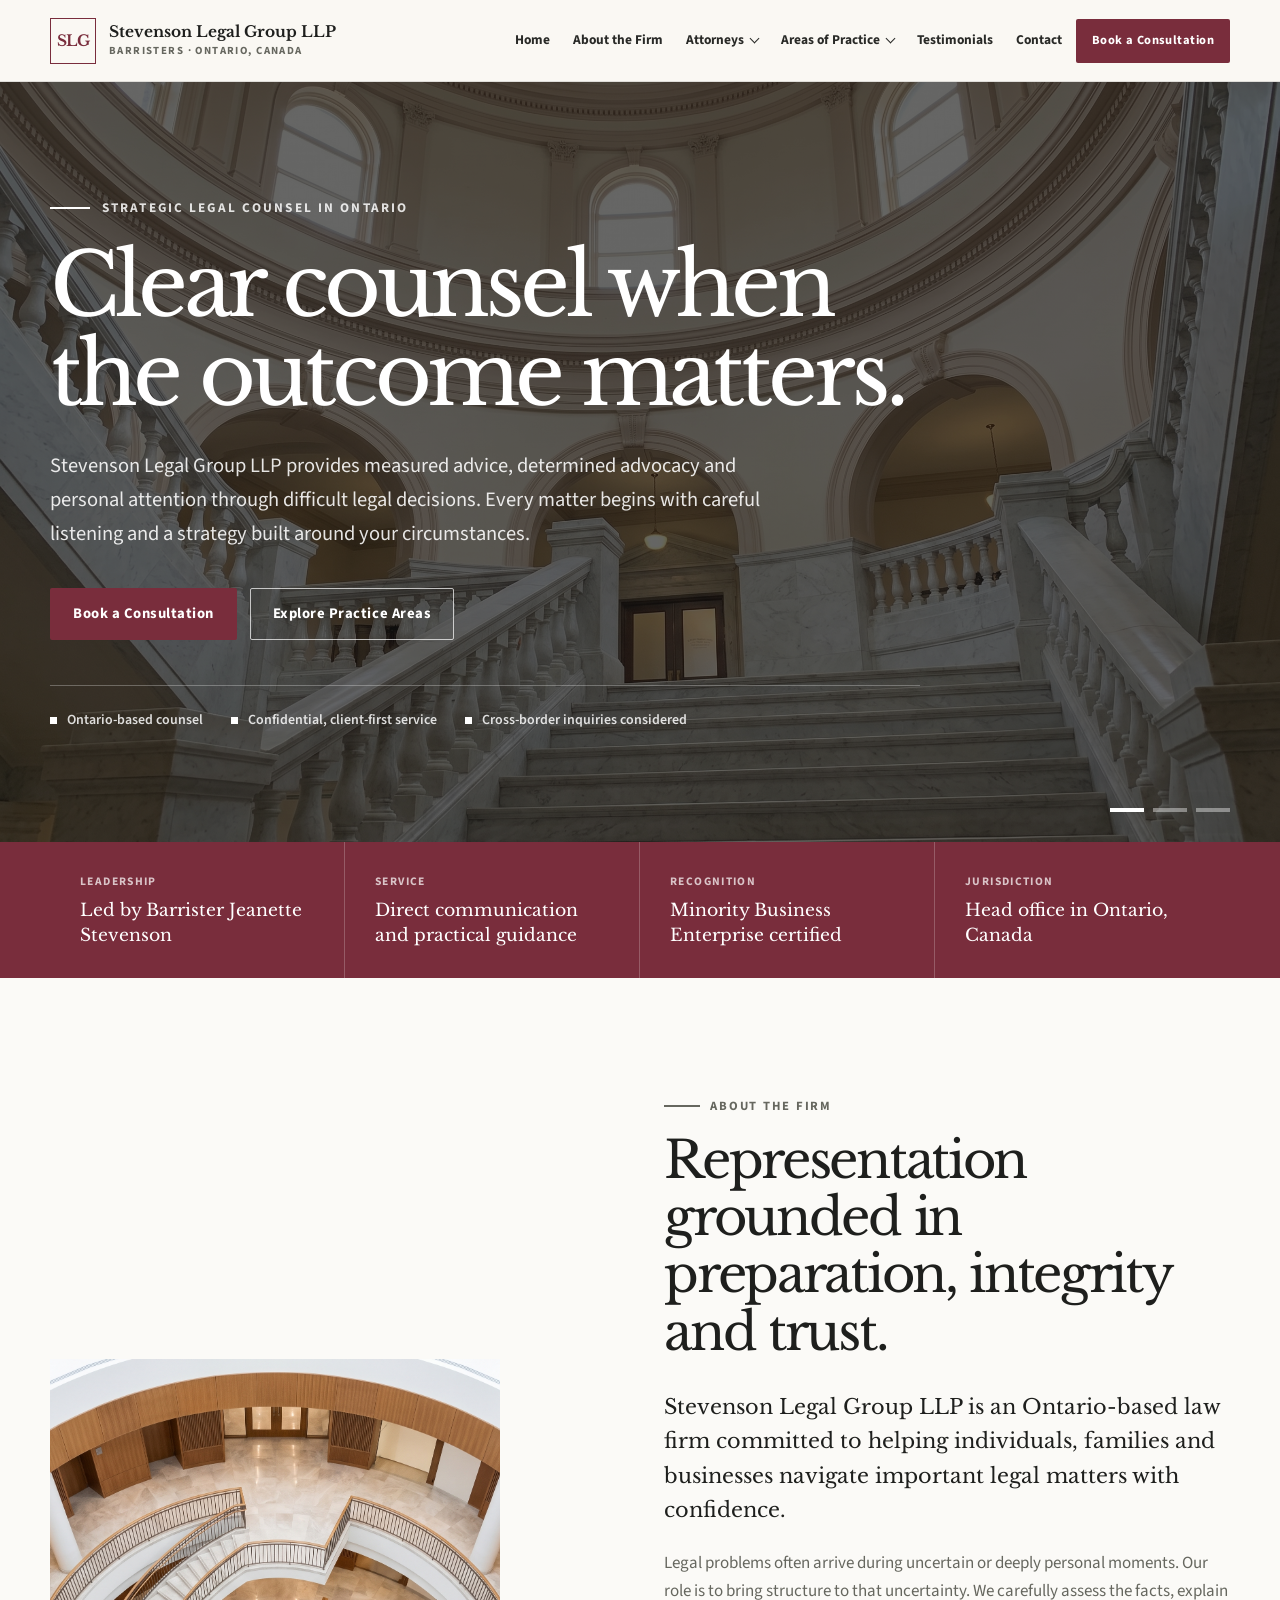
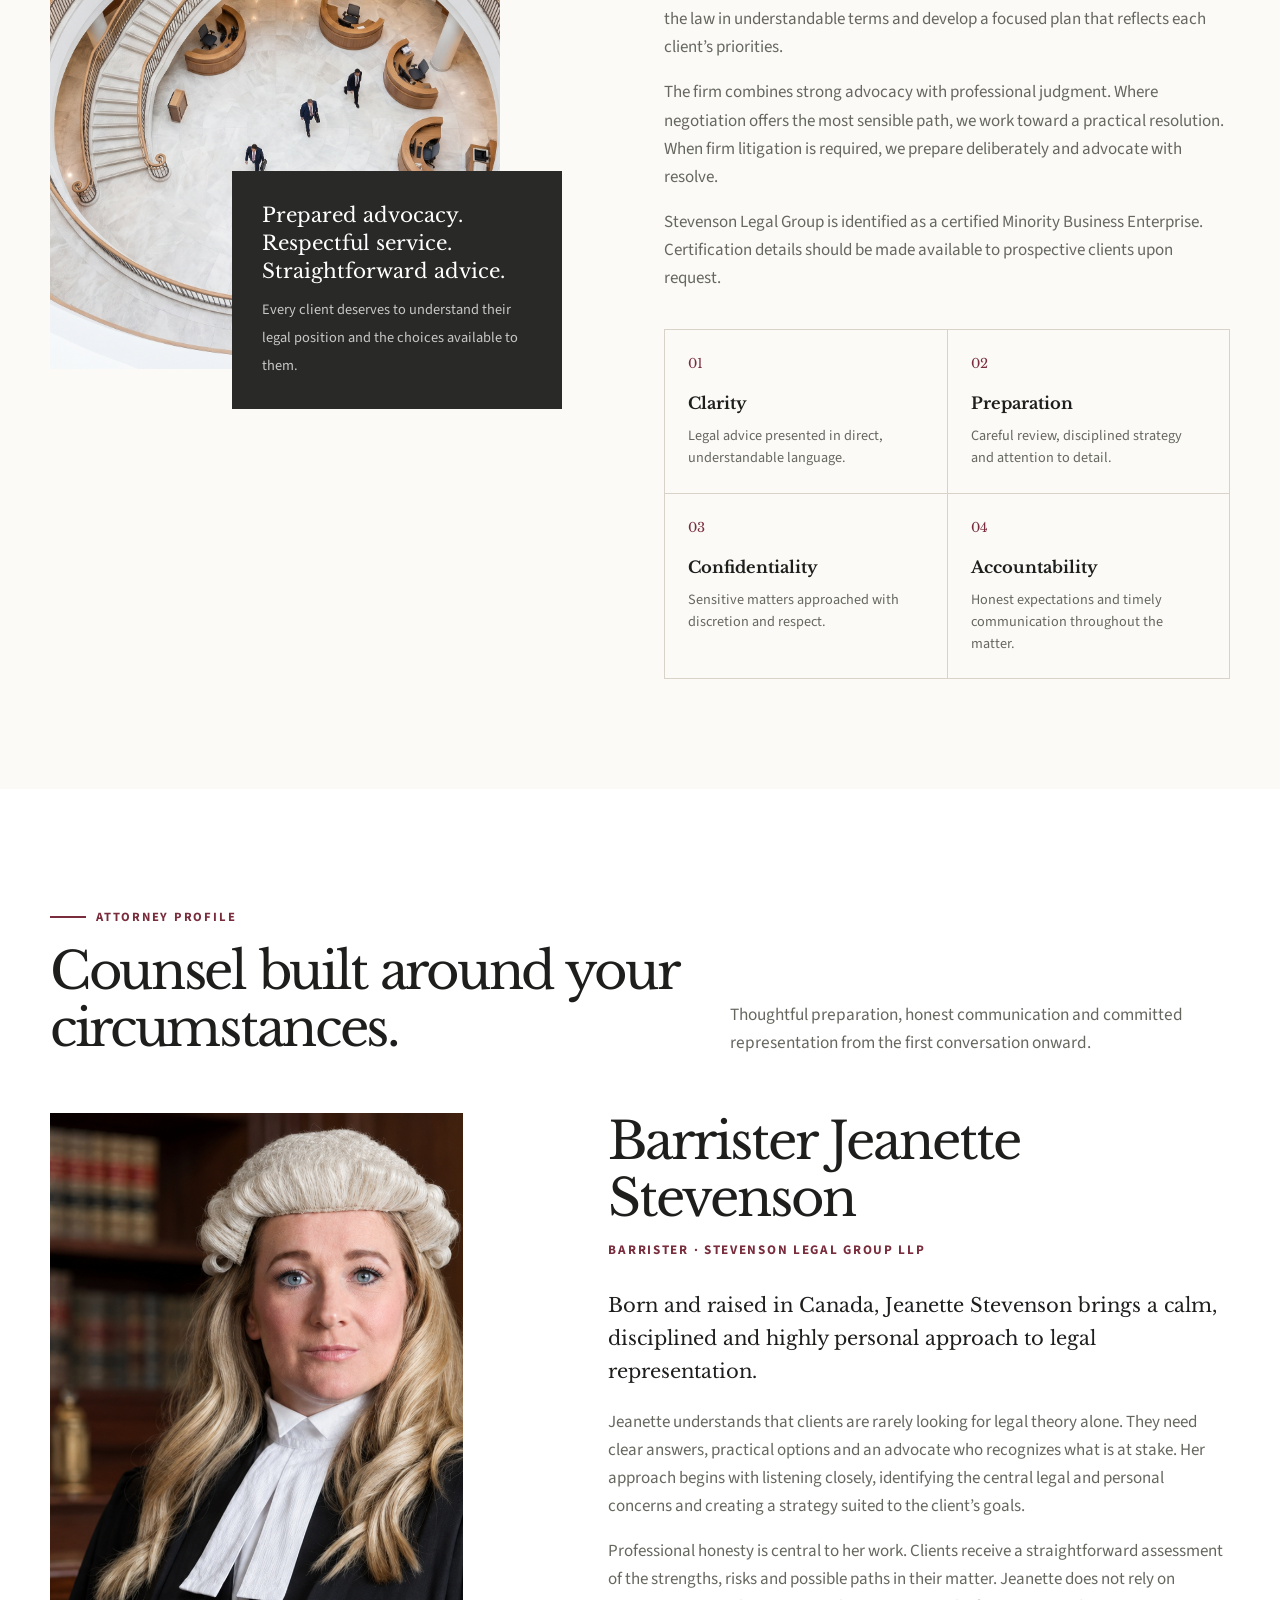
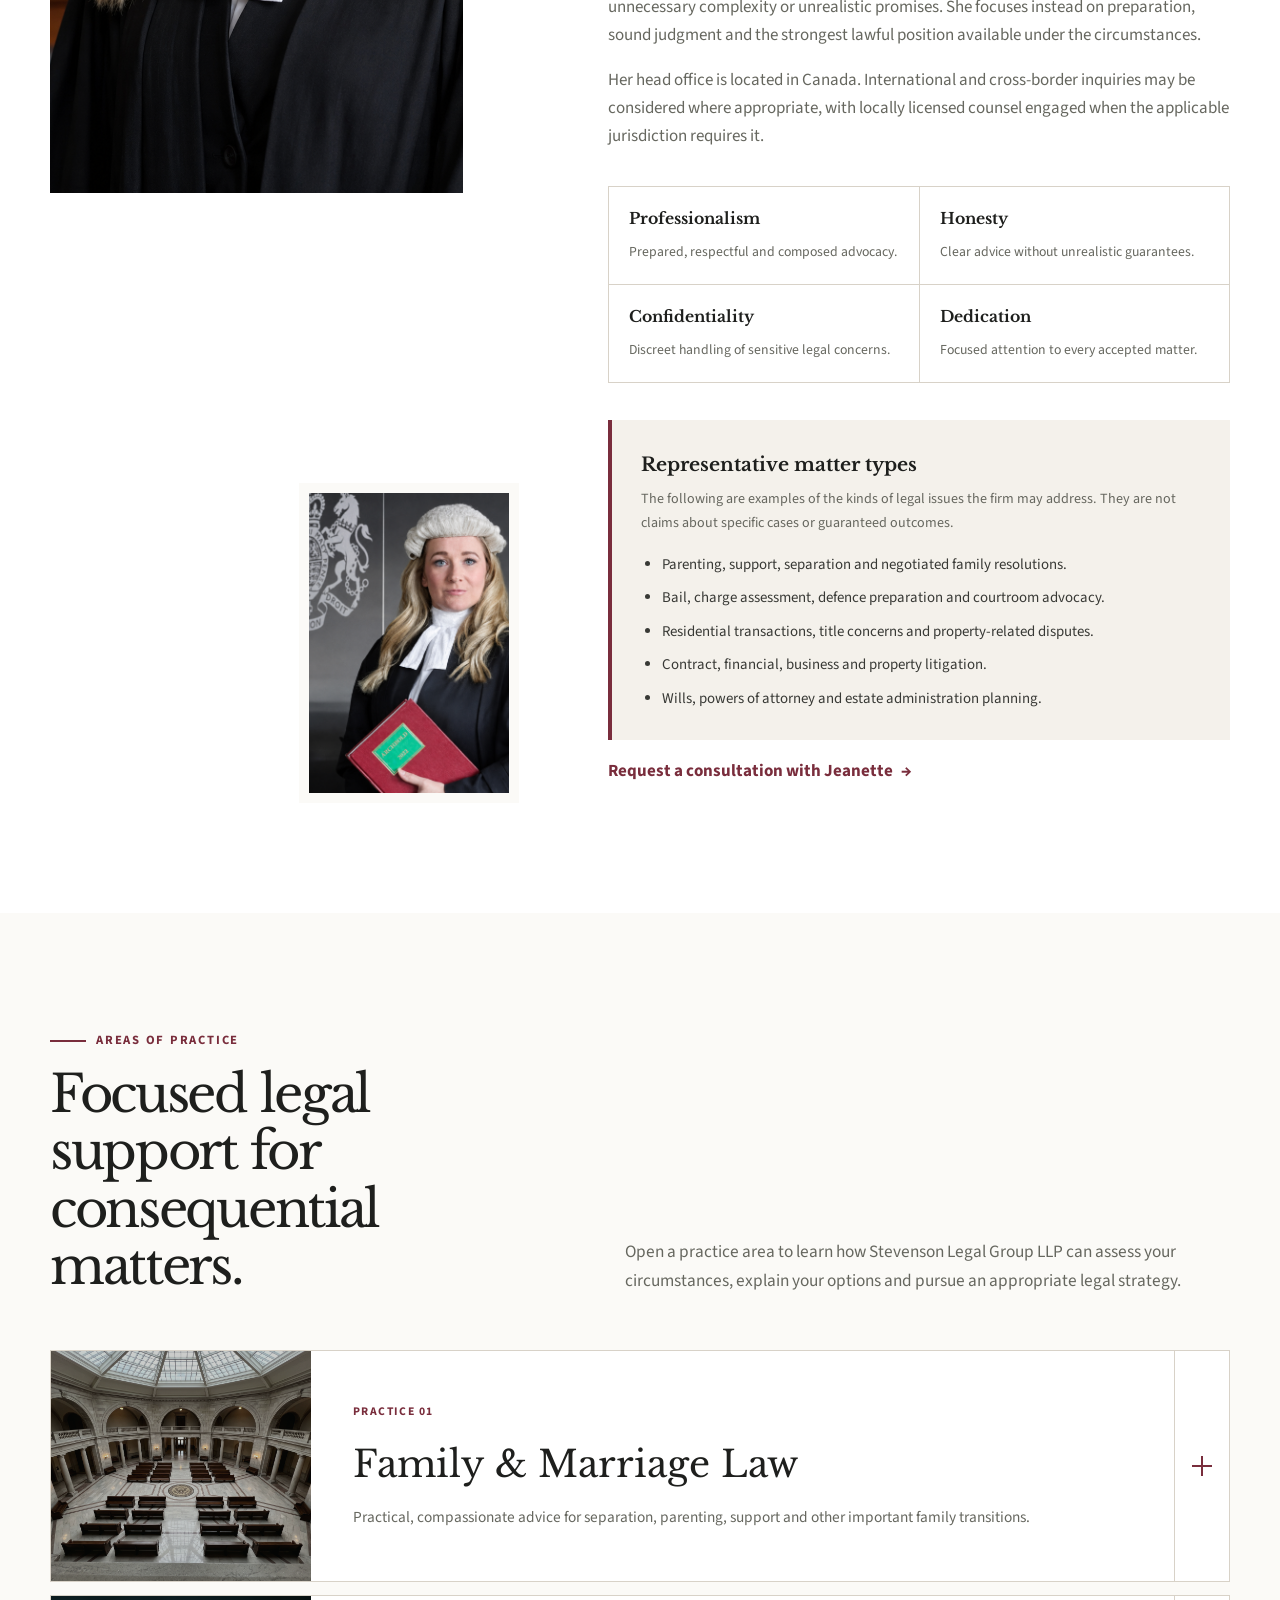
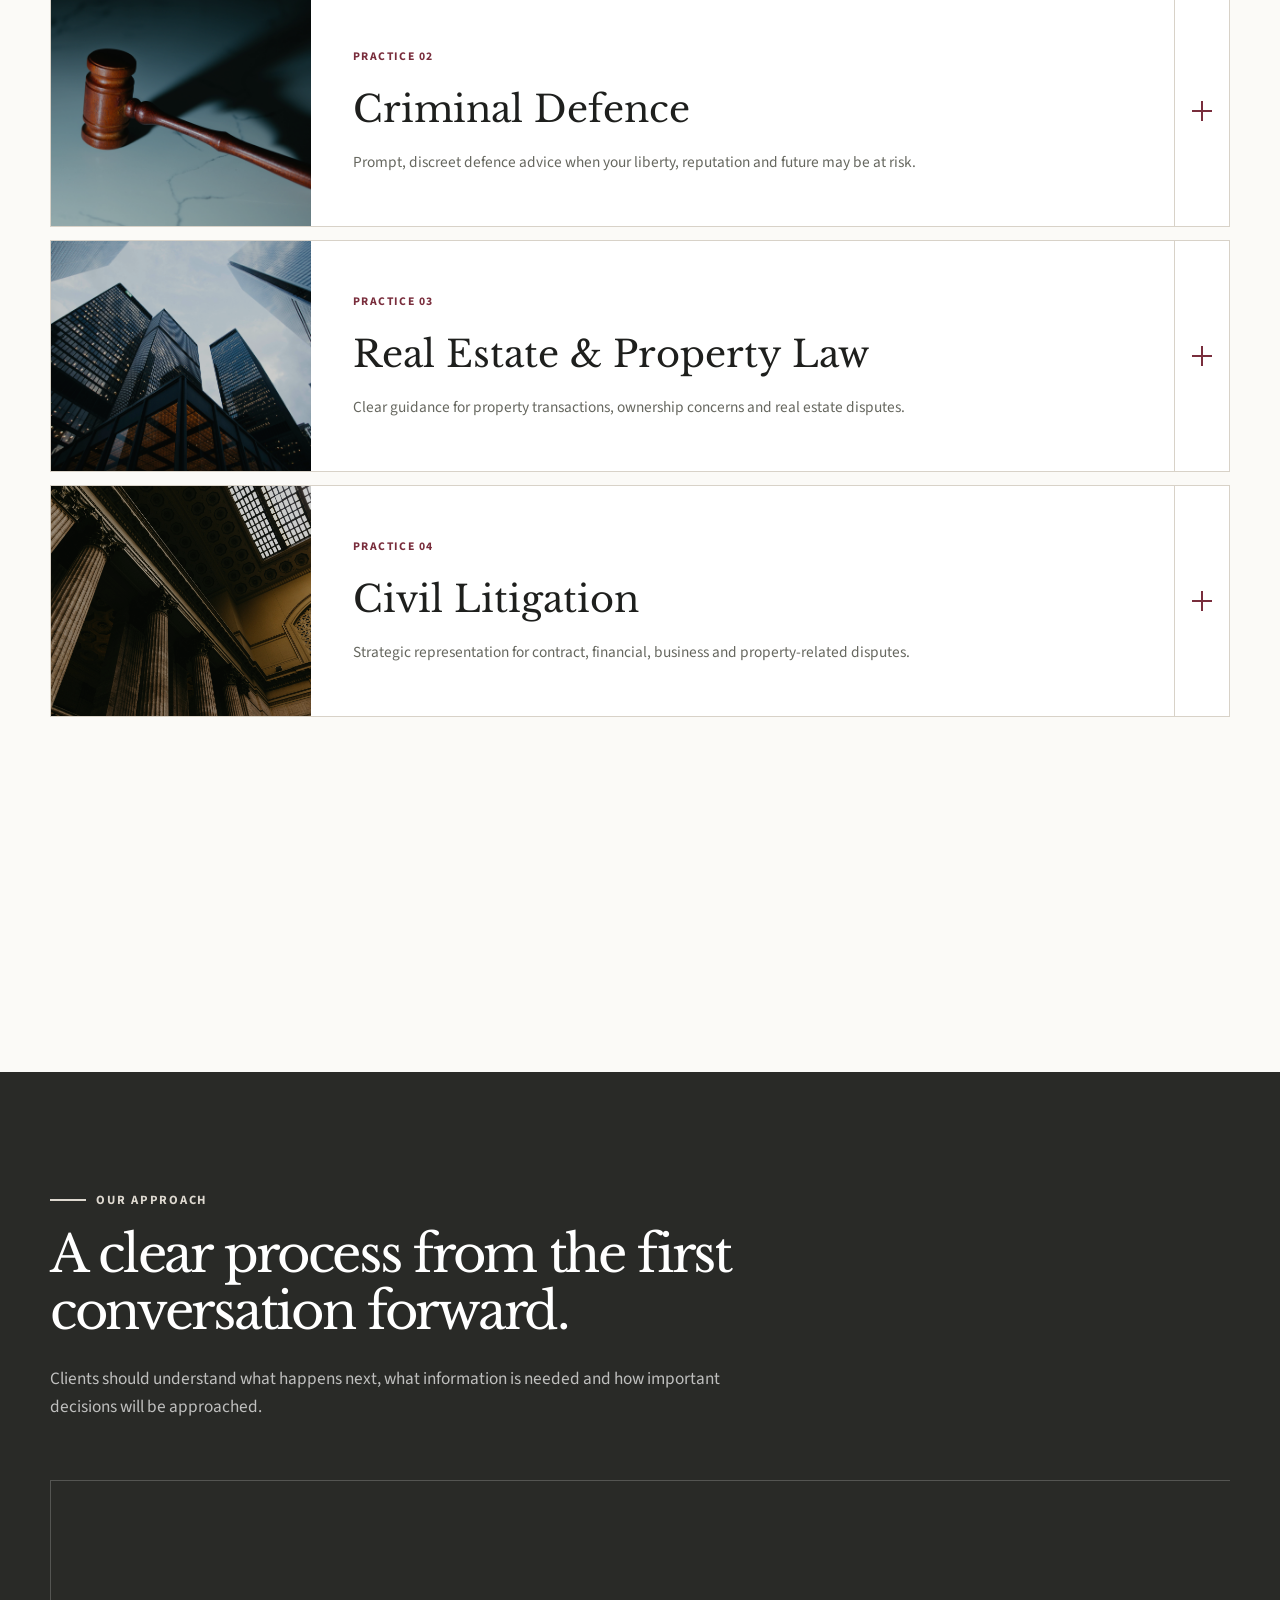
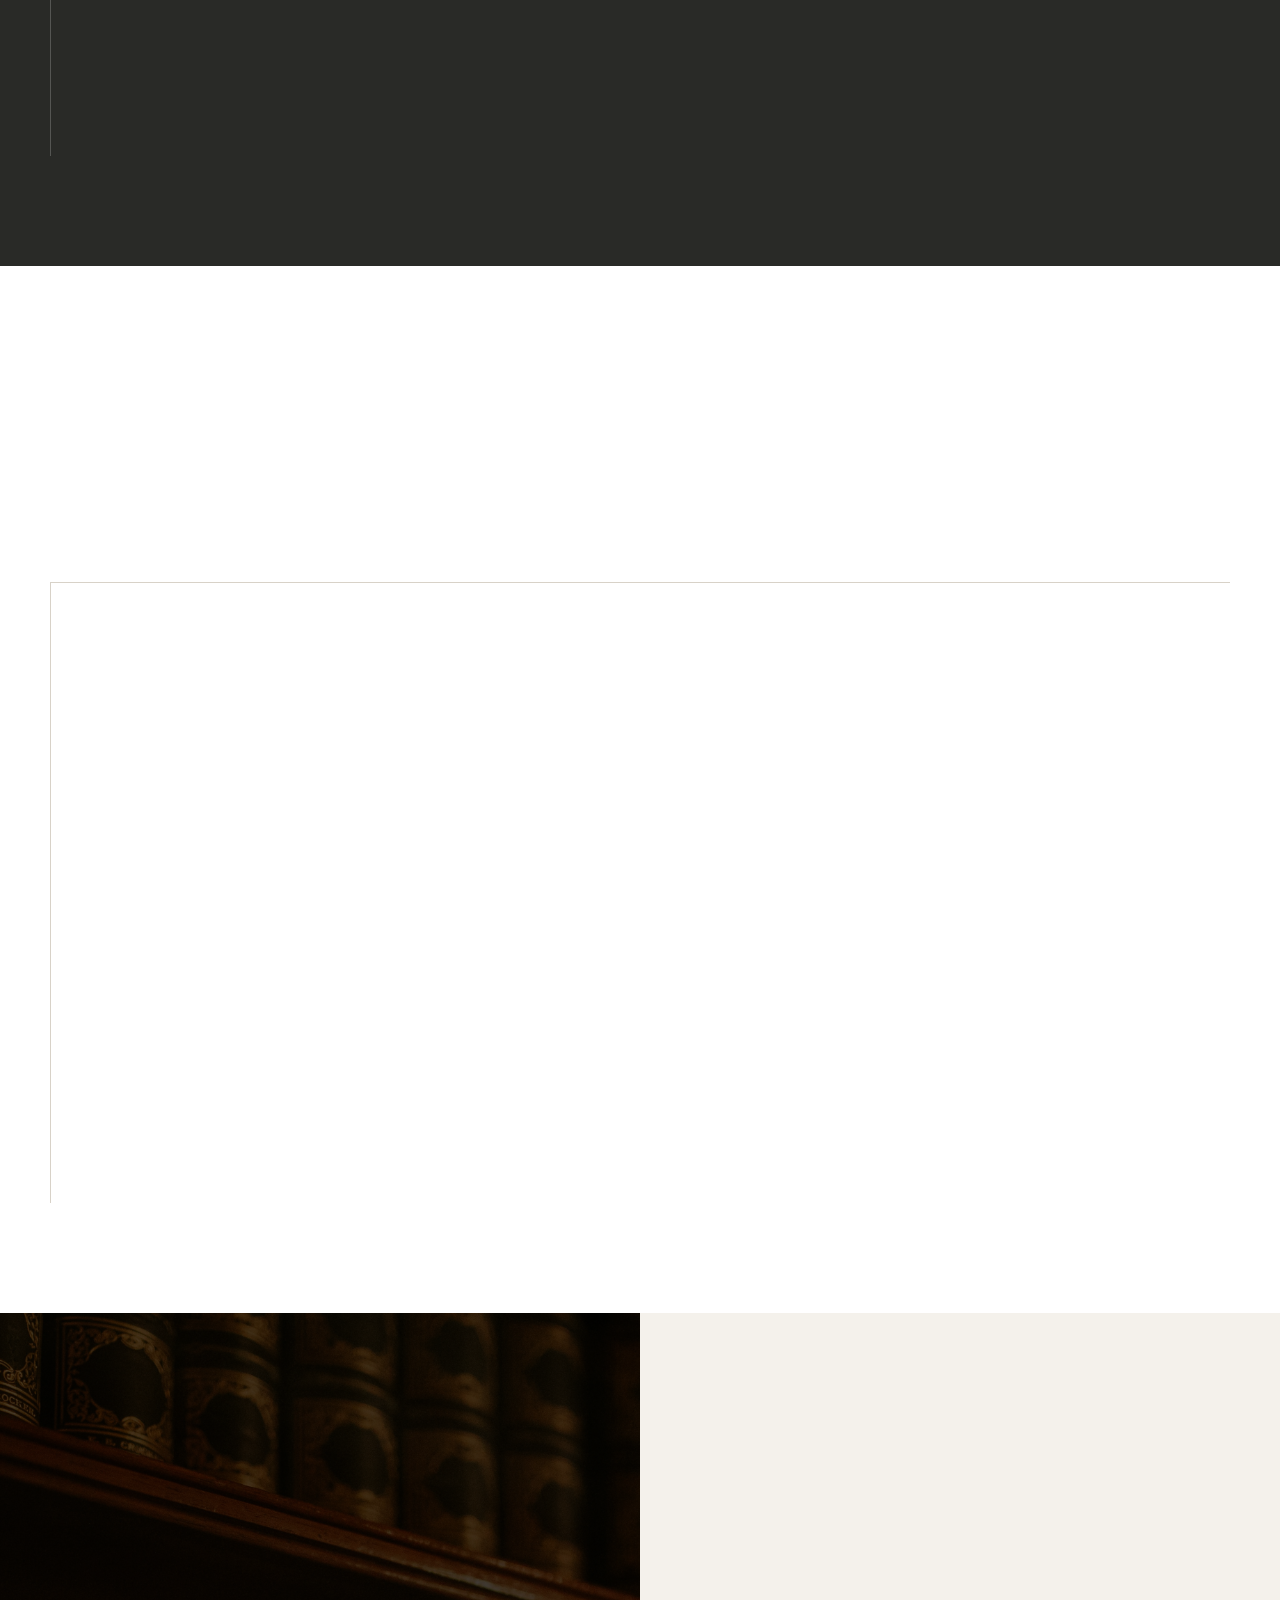
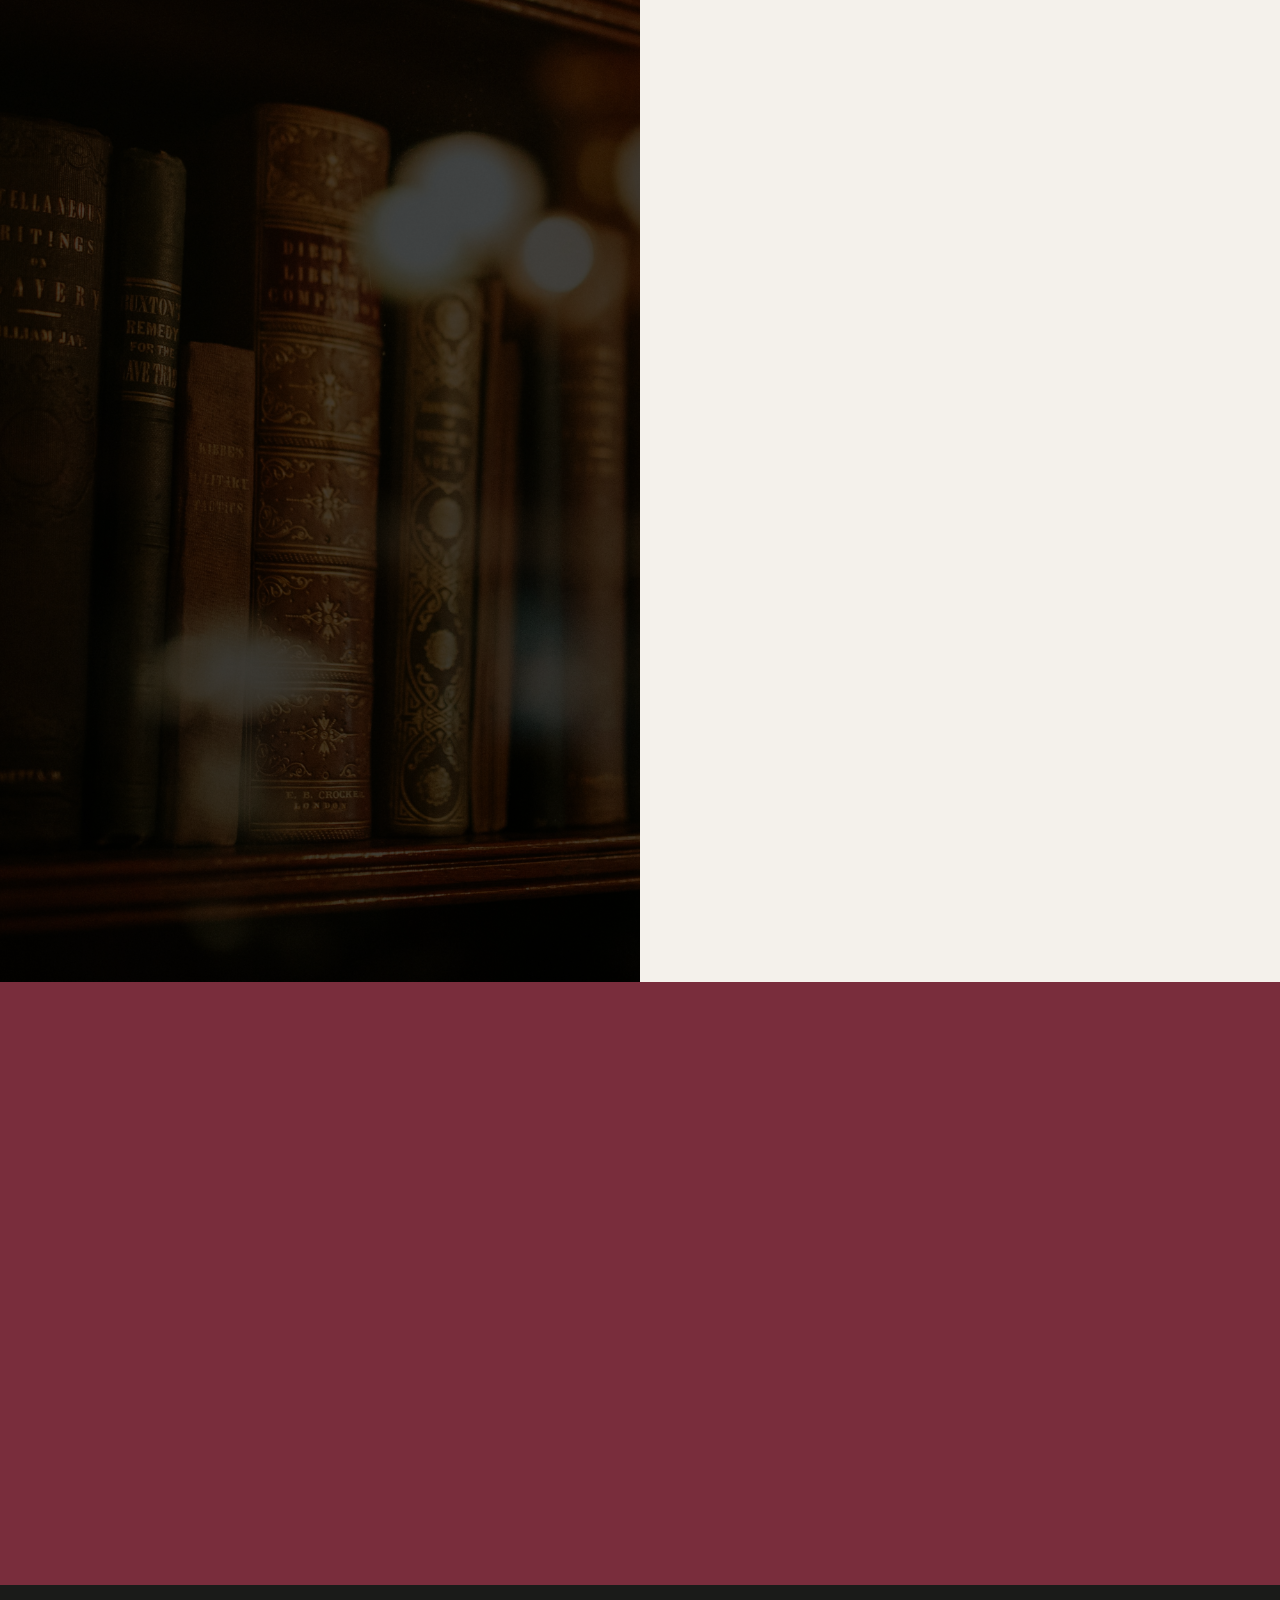
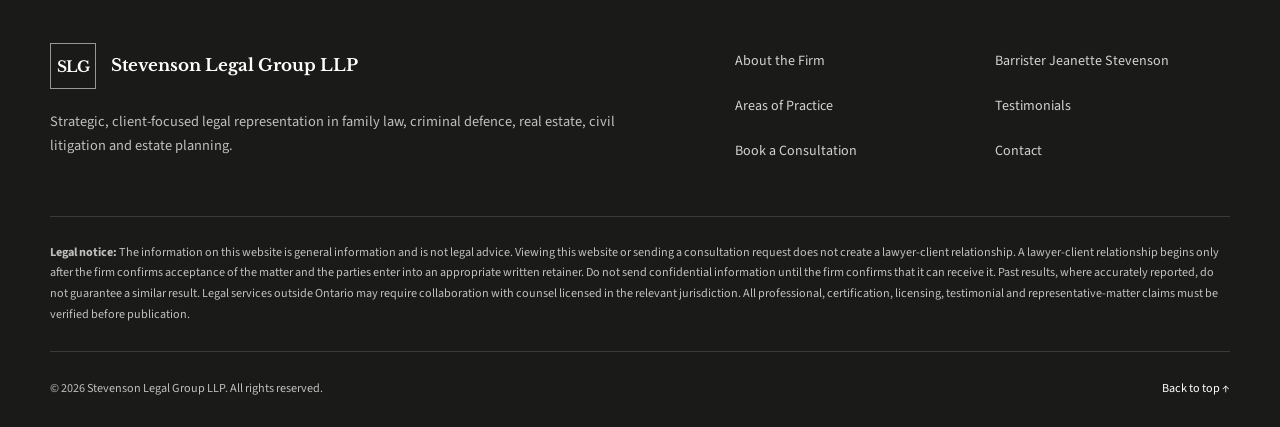
<file: index.html>
<!DOCTYPE html>
<html lang="en-CA">
<head>
    <meta charset="UTF-8">

    <meta
        name="viewport"
        content="width=device-width, initial-scale=1, viewport-fit=cover"
    >

    <meta
        name="description"
        content="Stevenson Legal Group LLP provides thoughtful, strategic legal representation in family law, criminal defence, real estate, civil litigation and estate planning."
    >

    <meta name="theme-color" content="#f4f1eb">

    <title>Stevenson Legal Group LLP | Ontario Law Firm</title>

    <link rel="preconnect" href="https://fonts.googleapis.com">
    <link rel="preconnect" href="https://fonts.gstatic.com" crossorigin>

    <link
        href="https://fonts.googleapis.com/css2?family=Libre+Baskerville:wght@400;700&family=Source+Sans+3:wght@400;500;600;700&display=swap"
        rel="stylesheet"
    >

    <link
        rel="preload"
        as="image"
        href="assets/marble-stairs.jpg"
    >

    <link rel="stylesheet" href="style-final-v2.css">

    <script type="application/ld+json">
    {
        "@context": "https://schema.org",
        "@type": "LegalService",
        "name": "Stevenson Legal Group LLP",
        "description": "Ontario law firm providing services in family law, criminal defence, real estate, civil litigation and estate planning.",
        "areaServed": {
            "@type": "AdministrativeArea",
            "name": "Ontario, Canada"
        },
        "email": [
            "barristerjeanettestevenson@gmail.com",
            "barristerjeanettestevensonlw@gmail.com"
        ],
        "employee": {
            "@type": "Person",
            "name": "Jeanette Stevenson",
            "jobTitle": "Barrister"
        },
        "knowsAbout": [
            "Family and Marriage Law",
            "Criminal Defence",
            "Real Estate and Property Law",
            "Civil Litigation",
            "Estate Planning"
        ]
    }
    </script>
</head>

<body>
    <a class="skip-link" href="#main-content">Skip to main content</a>

    <header class="site-header" id="top">
        <div class="container header-inner">
            <a class="brand" href="#home" aria-label="Stevenson Legal Group home">
                <span class="brand-mark" aria-hidden="true">SLG</span>

                <span class="brand-copy">
                    <span class="brand-name">Stevenson Legal Group LLP</span>
                    <span class="brand-type">Barristers · Ontario, Canada</span>
                </span>
            </a>

            <button
                class="menu-toggle"
                type="button"
                aria-label="Open navigation"
                aria-controls="primary-navigation"
                aria-expanded="false"
            >
                <span class="menu-toggle-lines" aria-hidden="true"></span>
            </button>

            <nav
                class="primary-nav"
                id="primary-navigation"
                aria-label="Primary navigation"
            >
                <a class="nav-link is-active" href="#home">Home</a>
                <a class="nav-link" href="about.html">About the Firm</a>

                <details class="nav-dropdown">
                    <summary>Attorneys</summary>

                    <div class="dropdown-menu">
                        <a href="jeanette-stevenson.html">
                            Barrister Jeanette Stevenson
                        </a>
                    </div>
                </details>

                <details class="nav-dropdown">
                    <summary>Areas of Practice</summary>

                    <div class="dropdown-menu dropdown-menu--wide">
                        <a href="family-marriage-law.html" data-practice="family-law">
                            Family &amp; Marriage Law
                        </a>

                        <a href="criminal-defence.html" data-practice="criminal-defence">
                            Criminal Defence
                        </a>

                        <a href="real-estate-property-law.html" data-practice="real-estate">
                            Real Estate &amp; Property Law
                        </a>

                        <a href="civil-litigation.html" data-practice="civil-litigation">
                            Civil Litigation
                        </a>

                        <a href="estate-planning.html" data-practice="estate-planning">
                            Estate Planning
                        </a>
                    </div>
                </details>

                <a class="nav-link" href="testimonials.html">Testimonials</a>
                <a class="nav-link" href="contact.html">Contact</a>

                <a class="button header-cta" href="consultation.html">
                    Book a Consultation
                </a>
            </nav>
        </div>
    </header>

    <main id="main-content">
        <section class="hero" id="home" aria-labelledby="hero-title">
            <div class="hero-slides" aria-hidden="true">
                <div class="hero-slide is-active"></div>
                <div class="hero-slide"></div>
                <div class="hero-slide"></div>
            </div>

            <div class="hero-overlay" aria-hidden="true"></div>

            <div class="container hero-inner">
                <div class="hero-content">
                    <p class="hero-kicker">Strategic legal counsel in Ontario</p>

                    <h1 id="hero-title">
                        Clear counsel when the outcome matters.
                    </h1>

                    <p class="hero-description">
                        Stevenson Legal Group LLP provides measured advice,
                        determined advocacy and personal attention through
                        difficult legal decisions. Every matter begins with
                        careful listening and a strategy built around your
                        circumstances.
                    </p>

                    <div class="hero-actions">
                        <a class="button" href="consultation.html">
                            Book a Consultation
                        </a>

                        <a class="button button--outline" href="practice-areas.html">
                            Explore Practice Areas
                        </a>
                    </div>

                    <div class="hero-facts" aria-label="Firm highlights">
                        <span class="hero-fact">Ontario-based counsel</span>
                        <span class="hero-fact">Confidential, client-first service</span>
                        <span class="hero-fact">Cross-border inquiries considered</span>
                    </div>
                </div>
            </div>

            <div class="hero-controls" aria-label="Cover image controls">
                <div class="container hero-controls-inner">
                    <button
                        class="hero-dot is-active"
                        type="button"
                        aria-label="Show cover image 1"
                        aria-pressed="true"
                        data-slide="0"
                    ></button>

                    <button
                        class="hero-dot"
                        type="button"
                        aria-label="Show cover image 2"
                        aria-pressed="false"
                        data-slide="1"
                    ></button>

                    <button
                        class="hero-dot"
                        type="button"
                        aria-label="Show cover image 3"
                        aria-pressed="false"
                        data-slide="2"
                    ></button>
                </div>
            </div>
        </section>

        <section class="trust-strip" aria-label="Firm commitments">
            <div class="container trust-grid">
                <div class="trust-item">
                    <span class="trust-label">Leadership</span>
                    <span class="trust-value">
                        Led by Barrister Jeanette Stevenson
                    </span>
                </div>

                <div class="trust-item">
                    <span class="trust-label">Service</span>
                    <span class="trust-value">
                        Direct communication and practical guidance
                    </span>
                </div>

                <div class="trust-item">
                    <span class="trust-label">Recognition</span>
                    <span class="trust-value">
                        Minority Business Enterprise certified
                    </span>
                </div>

                <div class="trust-item">
                    <span class="trust-label">Jurisdiction</span>
                    <span class="trust-value">
                        Head office in Ontario, Canada
                    </span>
                </div>
            </div>
        </section>

        <section class="section section--light" id="about">
            <div class="container about-layout">
                <div class="about-image reveal">
                    <img
                        src="assets/modern-courthouse.jpg"
                        alt="Modern courthouse interior with curved staircase"
                        loading="lazy"
                    >

                    <div class="about-note">
                        <strong>
                            Prepared advocacy. Respectful service. Straightforward advice.
                        </strong>

                        <span>
                            Every client deserves to understand their legal position
                            and the choices available to them.
                        </span>
                    </div>
                </div>

                <div class="about-copy reveal">
                    <p class="eyebrow">About the Firm</p>

                    <h2 class="section-title">
                        Representation grounded in preparation, integrity and trust.
                    </h2>

                    <p class="lead">
                        Stevenson Legal Group LLP is an Ontario-based law firm
                        committed to helping individuals, families and businesses
                        navigate important legal matters with confidence.
                    </p>

                    <p>
                        Legal problems often arrive during uncertain or deeply
                        personal moments. Our role is to bring structure to that
                        uncertainty. We carefully assess the facts, explain the law
                        in understandable terms and develop a focused plan that
                        reflects each client’s priorities.
                    </p>

                    <p>
                        The firm combines strong advocacy with professional
                        judgment. Where negotiation offers the most sensible path,
                        we work toward a practical resolution. When firm litigation
                        is required, we prepare deliberately and advocate with
                        resolve.
                    </p>

                    <p>
                        Stevenson Legal Group is identified as a certified Minority
                        Business Enterprise. Certification details should be made
                        available to prospective clients upon request.
                    </p>

                    <div class="principles">
                        <article class="principle">
                            <span class="principle-number">01</span>
                            <h3>Clarity</h3>
                            <p>
                                Legal advice presented in direct, understandable
                                language.
                            </p>
                        </article>

                        <article class="principle">
                            <span class="principle-number">02</span>
                            <h3>Preparation</h3>
                            <p>
                                Careful review, disciplined strategy and attention
                                to detail.
                            </p>
                        </article>

                        <article class="principle">
                            <span class="principle-number">03</span>
                            <h3>Confidentiality</h3>
                            <p>
                                Sensitive matters approached with discretion and
                                respect.
                            </p>
                        </article>

                        <article class="principle">
                            <span class="principle-number">04</span>
                            <h3>Accountability</h3>
                            <p>
                                Honest expectations and timely communication
                                throughout the matter.
                            </p>
                        </article>
                    </div>
                </div>
            </div>
        </section>

        <section
            class="section section--white"
            id="jeanette-stevenson"
            aria-labelledby="attorney-title"
        >
            <div class="container">
                <div class="attorney-heading reveal">
                    <div>
                        <p class="eyebrow">Attorney Profile</p>

                        <h2 class="section-title" id="attorney-title">
                            Counsel built around your circumstances.
                        </h2>
                    </div>

                    <p class="section-intro">
                        Thoughtful preparation, honest communication and committed
                        representation from the first conversation onward.
                    </p>
                </div>

                <div class="attorney-layout">
                    <div class="attorney-images reveal">
                        <img
                            class="attorney-main-image"
                            src="assets/jeanette-library.jpg"
                            alt="Barrister Jeanette Stevenson in a law library"
                            loading="lazy"
                        >

                        <img
                            class="attorney-secondary-image"
                            src="assets/jeanette-archbold.jpg"
                            alt="Barrister Jeanette Stevenson holding a legal reference book"
                            loading="lazy"
                        >
                    </div>

                    <article class="attorney-copy reveal">
                        <h3 class="attorney-name">
                            Barrister Jeanette Stevenson
                        </h3>

                        <span class="attorney-role">
                            Barrister · Stevenson Legal Group LLP
                        </span>

                        <p class="attorney-lead">
                            Born and raised in Canada, Jeanette Stevenson brings a
                            calm, disciplined and highly personal approach to legal
                            representation.
                        </p>

                        <p>
                            Jeanette understands that clients are rarely looking
                            for legal theory alone. They need clear answers,
                            practical options and an advocate who recognizes what
                            is at stake. Her approach begins with listening closely,
                            identifying the central legal and personal concerns and
                            creating a strategy suited to the client’s goals.
                        </p>

                        <p>
                            Professional honesty is central to her work. Clients
                            receive a straightforward assessment of the strengths,
                            risks and possible paths in their matter. Jeanette does
                            not rely on unnecessary complexity or unrealistic
                            promises. She focuses instead on preparation, sound
                            judgment and the strongest lawful position available
                            under the circumstances.
                        </p>

                        <p>
                            Her head office is located in Canada. International and
                            cross-border inquiries may be considered where
                            appropriate, with locally licensed counsel engaged when
                            the applicable jurisdiction requires it.
                        </p>

                        <div class="attorney-values">
                            <div class="attorney-value">
                                <strong>Professionalism</strong>
                                <span>Prepared, respectful and composed advocacy.</span>
                            </div>

                            <div class="attorney-value">
                                <strong>Honesty</strong>
                                <span>Clear advice without unrealistic guarantees.</span>
                            </div>

                            <div class="attorney-value">
                                <strong>Confidentiality</strong>
                                <span>Discreet handling of sensitive legal concerns.</span>
                            </div>

                            <div class="attorney-value">
                                <strong>Dedication</strong>
                                <span>Focused attention to every accepted matter.</span>
                            </div>
                        </div>

                        <div class="matter-types">
                            <h3>Representative matter types</h3>

                            <p>
                                The following are examples of the kinds of legal
                                issues the firm may address. They are not claims
                                about specific cases or guaranteed outcomes.
                            </p>

                            <ul>
                                <li>
                                    Parenting, support, separation and negotiated
                                    family resolutions.
                                </li>

                                <li>
                                    Bail, charge assessment, defence preparation and
                                    courtroom advocacy.
                                </li>

                                <li>
                                    Residential transactions, title concerns and
                                    property-related disputes.
                                </li>

                                <li>
                                    Contract, financial, business and property
                                    litigation.
                                </li>

                                <li>
                                    Wills, powers of attorney and estate
                                    administration planning.
                                </li>
                            </ul>
                        </div>

                        <p>
                            <a class="text-link" href="consultation.html">
                                Request a consultation with Jeanette
                            </a>
                        </p>
                    </article>
                </div>
            </div>
        </section>

        <section
            class="section section--light"
            id="practice-areas"
            aria-labelledby="practice-title"
        >
            <div class="container">
                <div class="practice-header reveal">
                    <div>
                        <p class="eyebrow">Areas of Practice</p>

                        <h2 class="section-title" id="practice-title">
                            Focused legal support for consequential matters.
                        </h2>
                    </div>

                    <p class="section-intro">
                        Open a practice area to learn how Stevenson Legal Group LLP
                        can assess your circumstances, explain your options and
                        pursue an appropriate legal strategy.
                    </p>
                </div>

                <div class="practice-list">
                    <details class="practice-card reveal" id="family-law">
                        <summary>
                            <span
                                class="practice-image"
                                role="img"
                                aria-label="Courthouse atrium"
                            ></span>

                            <span class="practice-summary-copy">
                                <span class="practice-number">Practice 01</span>
                                <h3>Family &amp; Marriage Law</h3>
                                <p>
                                    Practical, compassionate advice for separation,
                                    parenting, support and other important family
                                    transitions.
                                </p>
                            </span>

                            <span class="practice-toggle" aria-hidden="true"></span>
                        </summary>

                        <div class="practice-body">
                            <div>
                                <h4>
                                    Protecting your future while addressing what
                                    matters now
                                </h4>

                                <p>
                                    Family disputes can affect your children,
                                    finances, home and sense of stability. Stevenson
                                    Legal Group approaches these matters with care,
                                    discretion and a clear understanding that no two
                                    families are alike.
                                </p>

                                <p>
                                    The firm helps clients understand their legal
                                    rights and responsibilities, organize the
                                    information needed for informed decisions and
                                    evaluate negotiation, mediation and litigation
                                    options.
                                </p>

                                <ul>
                                    <li>Separation and divorce planning</li>
                                    <li>Parenting time and decision-making issues</li>
                                    <li>Child and spousal support concerns</li>
                                    <li>Property division and financial disclosure</li>
                                    <li>Marriage and separation agreements</li>
                                    <li>Urgent motions and protective legal steps</li>
                                </ul>
                            </div>

                            <aside class="practice-aside">
                                <strong>How the firm helps</strong>

                                <p>
                                    We identify the central legal issues, establish
                                    practical priorities and work toward a durable
                                    resolution while remaining prepared to litigate
                                    when necessary.
                                </p>

                                <a class="button button--light" href="consultation.html">
                                    Discuss a Family Matter
                                </a>
                            </aside>
                        </div>
                    </details>

                    <details class="practice-card reveal" id="criminal-defence">
                        <summary>
                            <span
                                class="practice-image"
                                role="img"
                                aria-label="Wooden judicial gavel"
                            ></span>

                            <span class="practice-summary-copy">
                                <span class="practice-number">Practice 02</span>
                                <h3>Criminal Defence</h3>
                                <p>
                                    Prompt, discreet defence advice when your
                                    liberty, reputation and future may be at risk.
                                </p>
                            </span>

                            <span class="practice-toggle" aria-hidden="true"></span>
                        </summary>

                        <div class="practice-body">
                            <div>
                                <h4>
                                    Early preparation can shape the direction of a
                                    defence
                                </h4>

                                <p>
                                    Being investigated, arrested or charged can be
                                    overwhelming. It is important to understand the
                                    allegations, the court process and the decisions
                                    that may affect your case before taking action.
                                </p>

                                <p>
                                    Stevenson Legal Group examines the available
                                    evidence, procedural history and legal issues,
                                    while helping clients prepare for each stage of
                                    the process.
                                </p>

                                <ul>
                                    <li>Pre-charge and investigation advice</li>
                                    <li>Bail and release-related matters</li>
                                    <li>Evidence and disclosure review</li>
                                    <li>Charter and procedural issues</li>
                                    <li>Negotiation and resolution discussions</li>
                                    <li>Trial preparation and courtroom advocacy</li>
                                </ul>
                            </div>

                            <aside class="practice-aside">
                                <strong>How the firm helps</strong>

                                <p>
                                    We respond promptly, preserve confidentiality,
                                    test the prosecution’s position and prepare a
                                    defence based on the evidence and applicable law.
                                </p>

                                <a class="button button--light" href="consultation.html">
                                    Request Defence Counsel
                                </a>
                            </aside>
                        </div>
                    </details>

                    <details class="practice-card reveal" id="real-estate">
                        <summary>
                            <span
                                class="practice-image"
                                role="img"
                                aria-label="Commercial buildings viewed from below"
                            ></span>

                            <span class="practice-summary-copy">
                                <span class="practice-number">Practice 03</span>
                                <h3>Real Estate &amp; Property Law</h3>
                                <p>
                                    Clear guidance for property transactions,
                                    ownership concerns and real estate disputes.
                                </p>
                            </span>

                            <span class="practice-toggle" aria-hidden="true"></span>
                        </summary>

                        <div class="practice-body">
                            <div>
                                <h4>
                                    Protecting the legal and financial value of your
                                    property decisions
                                </h4>

                                <p>
                                    Real estate matters involve important deadlines,
                                    detailed documents and significant financial
                                    commitments. A careful legal review can identify
                                    issues before they develop into costly disputes.
                                </p>

                                <p>
                                    Stevenson Legal Group assists with transaction
                                    planning, document review and disputes involving
                                    ownership, contracts, boundaries and other
                                    property interests.
                                </p>

                                <ul>
                                    <li>Residential purchase and sale matters</li>
                                    <li>Agreement and document review</li>
                                    <li>Title and ownership concerns</li>
                                    <li>Co-ownership and partition disputes</li>
                                    <li>Boundary, access and easement issues</li>
                                    <li>Failed transactions and contract disputes</li>
                                </ul>
                            </div>

                            <aside class="practice-aside">
                                <strong>How the firm helps</strong>

                                <p>
                                    We review the legal structure of the transaction
                                    or dispute, identify exposure and seek a practical
                                    path that protects the client’s property interest.
                                </p>

                                <a class="button button--light" href="consultation.html">
                                    Discuss a Property Matter
                                </a>
                            </aside>
                        </div>
                    </details>

                    <details class="practice-card reveal" id="civil-litigation">
                        <summary>
                            <span
                                class="practice-image"
                                role="img"
                                aria-label="Traditional courthouse columns"
                            ></span>

                            <span class="practice-summary-copy">
                                <span class="practice-number">Practice 04</span>
                                <h3>Civil Litigation</h3>
                                <p>
                                    Strategic representation for contract, financial,
                                    business and property-related disputes.
                                </p>
                            </span>

                            <span class="practice-toggle" aria-hidden="true"></span>
                        </summary>

                        <div class="practice-body">
                            <div>
                                <h4>
                                    A disciplined strategy for resolving serious
                                    disputes
                                </h4>

                                <p>
                                    Litigation requires more than filing documents.
                                    It requires a clear theory of the case, reliable
                                    evidence, realistic risk assessment and a plan
                                    for each stage of the proceeding.
                                </p>

                                <p>
                                    Stevenson Legal Group evaluates the legal and
                                    commercial considerations affecting the dispute,
                                    including cost, timing, evidence, enforceability
                                    and settlement opportunities.
                                </p>

                                <ul>
                                    <li>Contract and payment disputes</li>
                                    <li>Business and commercial claims</li>
                                    <li>Property-related litigation</li>
                                    <li>Negligence and financial loss claims</li>
                                    <li>Demand letters and settlement negotiation</li>
                                    <li>Motions, hearings and trial preparation</li>
                                </ul>
                            </div>

                            <aside class="practice-aside">
                                <strong>How the firm helps</strong>

                                <p>
                                    We identify the strongest available arguments,
                                    build the evidence carefully and pursue a
                                    proportionate resolution through negotiation or
                                    litigation.
                                </p>

                                <a class="button button--light" href="consultation.html">
                                    Discuss a Civil Dispute
                                </a>
                            </aside>
                        </div>
                    </details>

                    <details class="practice-card reveal" id="estate-planning">
                        <summary>
                            <span
                                class="practice-image"
                                role="img"
                                aria-label="Shelves of legal books"
                            ></span>

                            <span class="practice-summary-copy">
                                <span class="practice-number">Practice 05</span>
                                <h3>Estate Planning</h3>
                                <p>
                                    Thoughtful planning to protect your instructions,
                                    your family and the administration of your estate.
                                </p>
                            </span>

                            <span class="practice-toggle" aria-hidden="true"></span>
                        </summary>

                        <div class="practice-body">
                            <div>
                                <h4>
                                    Clear documents for important personal decisions
                                </h4>

                                <p>
                                    A well-considered estate plan can help reduce
                                    uncertainty, protect intended beneficiaries and
                                    provide guidance to the people responsible for
                                    carrying out your wishes.
                                </p>

                                <p>
                                    Stevenson Legal Group helps clients consider
                                    family circumstances, assets, decision-making
                                    needs and administration concerns before
                                    preparing or updating estate documents.
                                </p>

                                <ul>
                                    <li>Wills and estate-planning reviews</li>
                                    <li>Powers of attorney</li>
                                    <li>Executor and trustee considerations</li>
                                    <li>Beneficiary and family planning concerns</li>
                                    <li>Estate administration guidance</li>
                                    <li>Planning after major life changes</li>
                                </ul>
                            </div>

                            <aside class="practice-aside">
                                <strong>How the firm helps</strong>

                                <p>
                                    We translate your instructions into clear legal
                                    documents and identify issues that could otherwise
                                    create confusion or conflict.
                                </p>

                                <a class="button button--light" href="consultation.html">
                                    Plan Your Estate
                                </a>
                            </aside>
                        </div>
                    </details>
                </div>
            </div>
        </section>

        <section class="section process" aria-labelledby="process-title">
            <div class="container">
                <p class="eyebrow">Our Approach</p>

                <h2 class="section-title" id="process-title">
                    A clear process from the first conversation forward.
                </h2>

                <p class="section-intro">
                    Clients should understand what happens next, what information
                    is needed and how important decisions will be approached.
                </p>

                <div class="process-grid">
                    <article class="process-step reveal">
                        <span>01</span>
                        <h3>Initial consultation</h3>
                        <p>
                            We listen to your concerns, identify urgent issues and
                            determine whether the firm can assist.
                        </p>
                    </article>

                    <article class="process-step reveal">
                        <span>02</span>
                        <h3>Legal assessment</h3>
                        <p>
                            Relevant facts, documents, deadlines, risks and legal
                            options are reviewed carefully.
                        </p>
                    </article>

                    <article class="process-step reveal">
                        <span>03</span>
                        <h3>Focused strategy</h3>
                        <p>
                            A practical plan is developed around your objectives,
                            available evidence and legal position.
                        </p>
                    </article>

                    <article class="process-step reveal">
                        <span>04</span>
                        <h3>Committed advocacy</h3>
                        <p>
                            The strategy is advanced through negotiation,
                            documentation or litigation as appropriate.
                        </p>
                    </article>
                </div>
            </div>
        </section>

        <section
            class="section section--white"
            id="testimonials"
            aria-labelledby="testimonial-title"
        >
            <div class="container">
                <div class="testimonial-heading reveal">
                    <div>
                        <p class="eyebrow">Testimonials</p>

                        <h2 class="section-title" id="testimonial-title">
                            A client experience built on clarity and care.
                        </h2>
                    </div>

                    <div class="draft-notice">
                        Our clients' experiences reflect our commitment to excellence,
                        professionalism, and exceptional service. Explore their
                        testimonials to see how our expertise, dedication, and
                        personalized approach have consistently exceeded expectations.
                    </div>
                </div>

                <div class="testimonial-grid">
                    <article class="testimonial reveal">
                        <div>
                            <span class="quote-mark" aria-hidden="true">“</span>

                            <blockquote>
                                Jeanette explained every stage clearly and helped me
                                approach a stressful family matter with confidence.
                            </blockquote>
                        </div>

                        <footer>
                            <span class="testimonial-name">Maya</span>
                        </footer>
                    </article>

                    <article class="testimonial reveal">
                        <div>
                            <span class="quote-mark" aria-hidden="true">“</span>

                            <blockquote>
                                I appreciated the honesty, careful preparation and
                                timely communication throughout my matter.
                            </blockquote>
                        </div>

                        <footer>
                            <span class="testimonial-name">Daniel</span>
                        </footer>
                    </article>

                    <article class="testimonial reveal">
                        <div>
                            <span class="quote-mark" aria-hidden="true">“</span>

                            <blockquote>
                                The firm brought structure to a complicated dispute
                                and made sure I understood the available options.
                            </blockquote>
                        </div>

                        <footer>
                            <span class="testimonial-name">Priya</span>
                        </footer>
                    </article>

                    <article class="testimonial reveal">
                        <div>
                            <span class="quote-mark" aria-hidden="true">“</span>

                            <blockquote>
                                Jeanette was calm, prepared and respectful. I never
                                felt that my concerns were being overlooked.
                            </blockquote>
                        </div>

                        <footer>
                            <span class="testimonial-name">Simone</span>
                        </footer>
                    </article>

                    <article class="testimonial reveal">
                        <div>
                            <span class="quote-mark" aria-hidden="true">“</span>

                            <blockquote>
                                The advice was direct and practical. I knew what to
                                expect and what information was needed from me.
                            </blockquote>
                        </div>

                        <footer>
                            <span class="testimonial-name">Adrian</span>
                        </footer>
                    </article>

                    <article class="testimonial reveal">
                        <div>
                            <span class="quote-mark" aria-hidden="true">“</span>

                            <blockquote>
                                I felt supported from the consultation onward. The
                                firm treated my situation with care and discretion.
                            </blockquote>
                        </div>

                        <footer>
                            <span class="testimonial-name">Elena</span>
                        </footer>
                    </article>
                </div>
            </div>
        </section>

        <section
            class="section consultation"
            id="consultation"
            aria-labelledby="consultation-title"
        >
            <div class="container consultation-layout">
                <div class="consultation-copy reveal">
                    <p class="eyebrow">Book a Consultation</p>

                    <h2 class="section-title" id="consultation-title">
                        Begin with a confidential conversation.
                    </h2>

                    <p>
                        Tell the firm how to contact you and provide a brief,
                        non-confidential description of the legal assistance you
                        are seeking.
                    </p>

                    <ul class="consultation-points">
                        <li>
                            Completing this form does not create a lawyer-client
                            relationship.
                        </li>

                        <li>
                            Representation begins only after conflicts and
                            eligibility checks and a written retainer.
                        </li>

                        <li>
                            Do not include confidential evidence, passwords,
                            financial account information or sensitive documents.
                        </li>
                    </ul>
                </div>

                <div class="consultation-form-wrap reveal">
                    <h3>Consultation request</h3>

                    <p class="form-intro">
                        Required fields are marked with an asterisk.
                    </p>

                    <form id="consultation-form" novalidate>
                        <div class="form-grid">
                            <div class="form-field">
                                <label for="full-name">
                                    Full name <span class="required">*</span>
                                </label>

                                <input
                                    id="full-name"
                                    name="fullName"
                                    type="text"
                                    autocomplete="name"
                                    required
                                >
                            </div>

                            <div class="form-field">
                                <label for="email">
                                    Email address <span class="required">*</span>
                                </label>

                                <input
                                    id="email"
                                    name="email"
                                    type="email"
                                    autocomplete="email"
                                    required
                                >
                            </div>

                            <div class="form-field">
                                <label for="phone">Phone number</label>

                                <input
                                    id="phone"
                                    name="phone"
                                    type="tel"
                                    autocomplete="tel"
                                >
                            </div>

                            <div class="form-field">
                                <label for="contact-method">
                                    Preferred contact method
                                </label>

                                <select id="contact-method" name="contactMethod">
                                    <option value="Email">Email</option>
<option value="Telephone">Telephone</option>
                                </select>
                            </div>

                            <div class="form-field">
                                <label for="service">
                                    Legal service <span class="required">*</span>
                                </label>

                                <select id="service" name="service" required>
                                    <option value="">Select a practice area</option>
                                    <option value="Family & Marriage Law">
                                        Family &amp; Marriage Law
                                    </option>
                                    <option value="Criminal Defence">
                                        Criminal Defence
                                    </option>
                                    <option value="Real Estate & Property Law">
                                        Real Estate &amp; Property Law
                                    </option>
                                    <option value="Civil Litigation">
                                        Civil Litigation
                                    </option>
                                    <option value="Estate Planning">
                                        Estate Planning
                                    </option>
                                </select>
                            </div>

                            <div class="form-field">
                                <label for="location">
                                    Province, territory or country
                                </label>

                                <input
                                    id="location"
                                    name="location"
                                    type="text"
                                    autocomplete="country-name"
                                    placeholder="Ontario, Canada"
                                >
                            </div>

                            <div class="form-field">
                                <label for="preferred-date">
                                    Preferred consultation date
                                </label>

                                <input
                                    id="preferred-date"
                                    name="preferredDate"
                                    type="date"
                                >
                            </div>

                            <div class="form-field">
                                <label for="preferred-time">
                                    Preferred time
                                </label>

                                <select id="preferred-time" name="preferredTime">
                                    <option value="No preference">
                                        No preference
                                    </option>
                                    <option value="Morning">Morning</option>
                                    <option value="Afternoon">Afternoon</option>
                                    <option value="Evening">Evening</option>
                                </select>
                            </div>

                            <div class="form-field form-field--full">
                                <label for="summary">
                                    Brief, non-confidential summary
                                    <span class="required">*</span>
                                </label>

                                <textarea
                                    id="summary"
                                    name="summary"
                                    maxlength="1500"
                                    required
                                    placeholder="Briefly describe the type of assistance you are seeking. Do not include confidential documents or sensitive account information."
                                ></textarea>
                            </div>

                            <div class="checkbox-field form-field--full">
                                <input
                                    id="consent"
                                    name="consent"
                                    type="checkbox"
                                    required
                                >

                                <label for="consent">
                                    I understand that submitting this request does
                                    not create a lawyer-client relationship and that
                                    the firm must confirm whether it can accept the
                                    matter.
                                </label>
                            </div>
                        </div>

                        <div class="form-actions">
                            <button class="button" type="submit">
                                Book Now
                            </button>

                            <span
                                class="form-status"
                                id="form-status"
                                role="status"
                                aria-live="polite"
                            ></span>
                        </div>

                        <p class="form-privacy">
                            Pressing “Book Now” sends the completed consultation details to the firm’s Consultation Google Sheet. After submission, the form is cleared and a confirmation pop-up appears.
                        </p>
                    </form>
                </div>
            </div>
        </section>

        <section
            class="section contact"
            id="contact"
            aria-labelledby="contact-title"
        >
            <div class="container contact-layout">
                <div class="contact-copy reveal">
                    <p class="eyebrow">Contact</p>

                    <h2 class="section-title" id="contact-title">
                        Contact Stevenson Legal Group LLP.
                    </h2>

                    <p>
                        For a new legal inquiry, use the consultation form or
                        contact the firm using one of the options provided. Avoid
                        sending confidential documents until the firm confirms that
                        it can consider or accept your matter.
                    </p>
</div>

                <div class="contact-list reveal">
                    <div class="contact-row">
                        <span class="contact-row-label">Head office</span>

                        <span class="contact-row-value">
                            Ontario, Canada
                        </span>
                    </div>
<div class="contact-row">
                        <span class="contact-row-label">Email</span>

                        <span class="contact-row-value">
                            <a href="mailto:barristerjeanettestevenson@gmail.com">
                                barristerjeanettestevenson@gmail.com
                            </a>
                        </span>
                    </div>

                    <div class="contact-row">
                        <span class="contact-row-label">Alternate email</span>

                        <span class="contact-row-value">
                            <a href="mailto:barristerjeanettestevensonlw@gmail.com">
                                barristerjeanettestevensonlw@gmail.com
                            </a>
                        </span>
                    </div>

                    <div class="contact-row">
                        <span class="contact-row-label">Consultations</span>

                        <span class="contact-row-value">
                            By appointment
                        </span>
                    </div>
                </div>
            </div>
        </section>
    </main>

    <footer class="site-footer">
        <div class="container">
            <div class="footer-top">
                <div>
                    <div class="footer-brand">
                        <span class="brand-mark" aria-hidden="true">SLG</span>
                        <strong>Stevenson Legal Group LLP</strong>
                    </div>

                    <p class="footer-description">
                        Strategic, client-focused legal representation in family
                        law, criminal defence, real estate, civil litigation and
                        estate planning.
                    </p>
                </div>

                <nav class="footer-links" aria-label="Footer navigation">
                    <a href="about.html">About the Firm</a>
                    <a href="jeanette-stevenson.html">Barrister Jeanette Stevenson</a>
                    <a href="practice-areas.html">Areas of Practice</a>
                    <a href="testimonials.html">Testimonials</a>
                    <a href="consultation.html">Book a Consultation</a>
                    <a href="contact.html">Contact</a>
                </nav>
            </div>

            <div class="footer-disclaimer">
                <strong>Legal notice:</strong>
                The information on this website is general information and is not
                legal advice. Viewing this website or sending a consultation
                request does not create a lawyer-client relationship. A
                lawyer-client relationship begins only after the firm confirms
                acceptance of the matter and the parties enter into an appropriate
                written retainer. Do not send confidential information until the
                firm confirms that it can receive it. Past results, where
                accurately reported, do not guarantee a similar result. Legal
                services outside Ontario may require collaboration with counsel
                licensed in the relevant jurisdiction. All professional,
                certification, licensing, testimonial and representative-matter
                claims must be verified before publication.
            </div>

            <div class="footer-bottom">
                <span>
                    © <span id="current-year"></span>
                    Stevenson Legal Group LLP. All rights reserved.
                </span>

                <a class="back-to-top" href="#top">
                    Back to top ↑
                </a>
            </div>
        </div>
    </footer>

    <div
        class="toast"
        id="toast"
        role="status"
        aria-live="polite"
        aria-atomic="true"
    ></div>

    <script src="script-google-sheet-v1.js"></script>
</body>
</html>
</file>
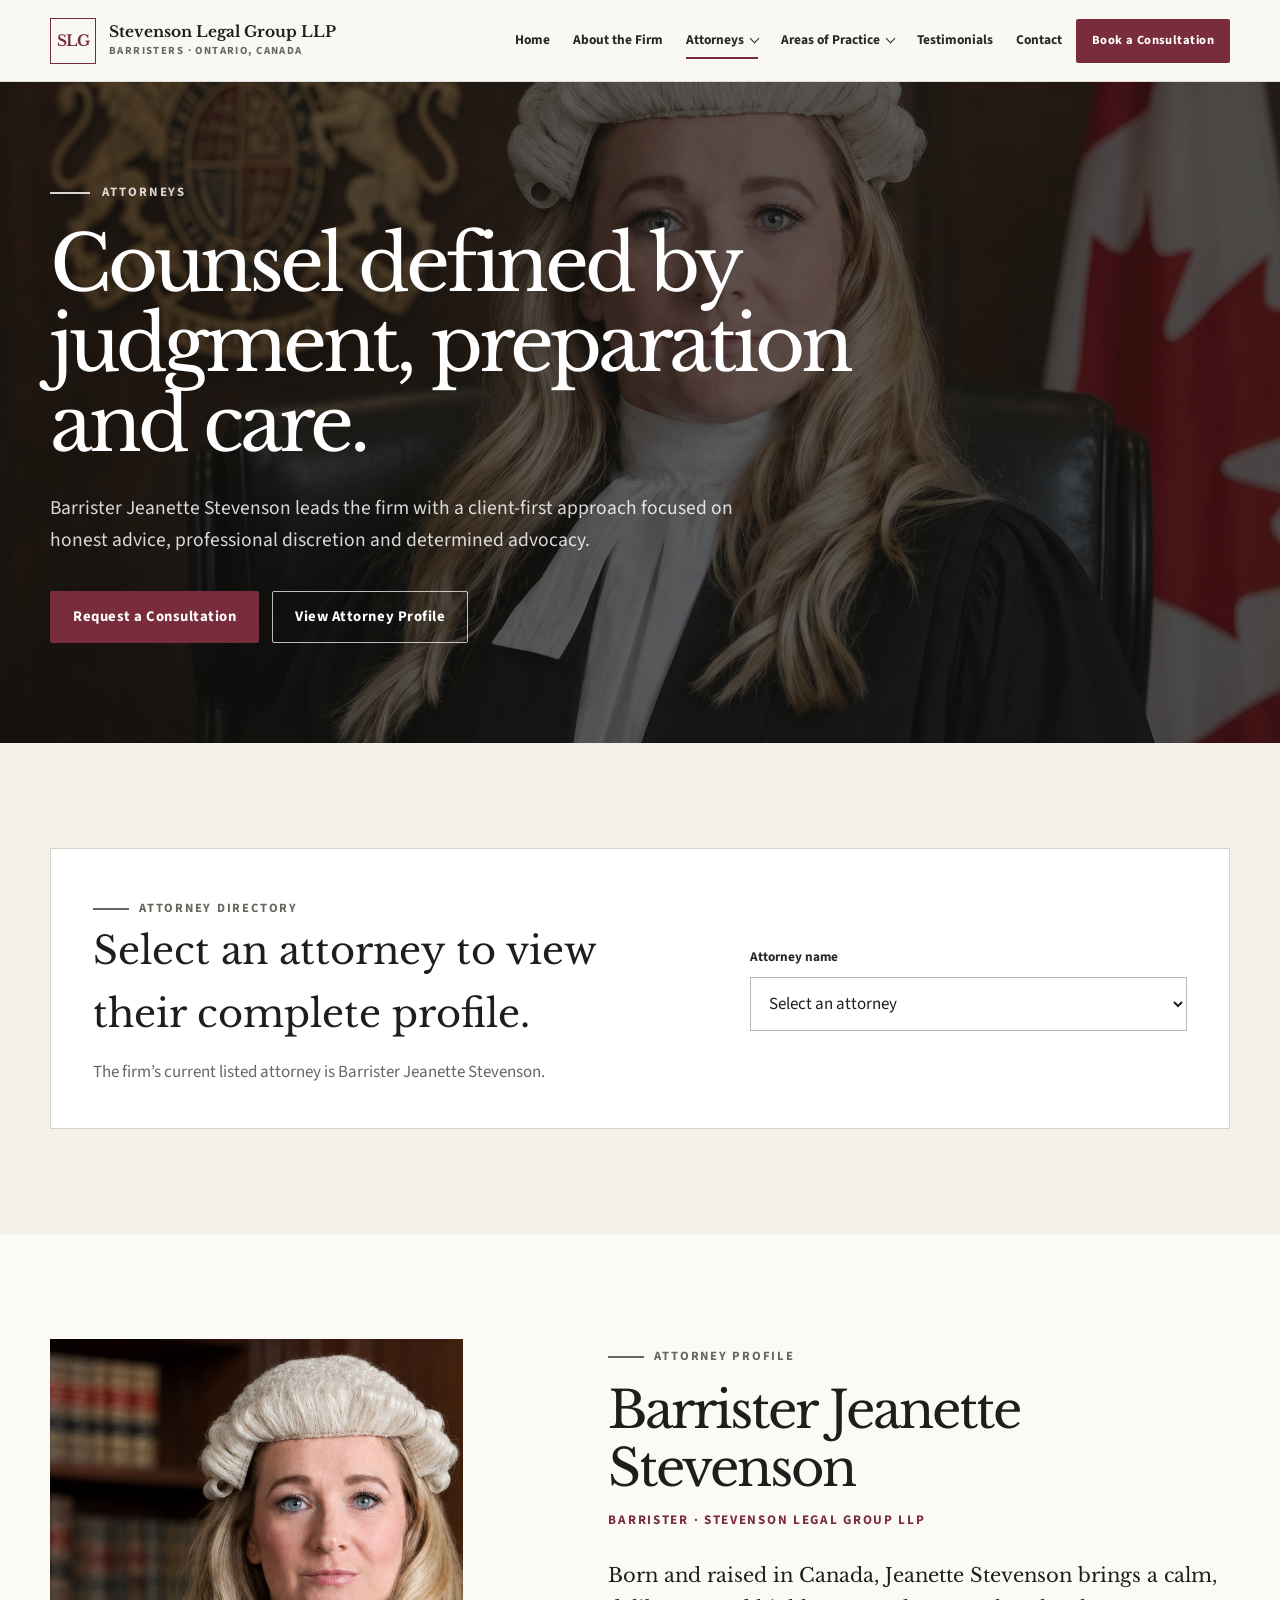
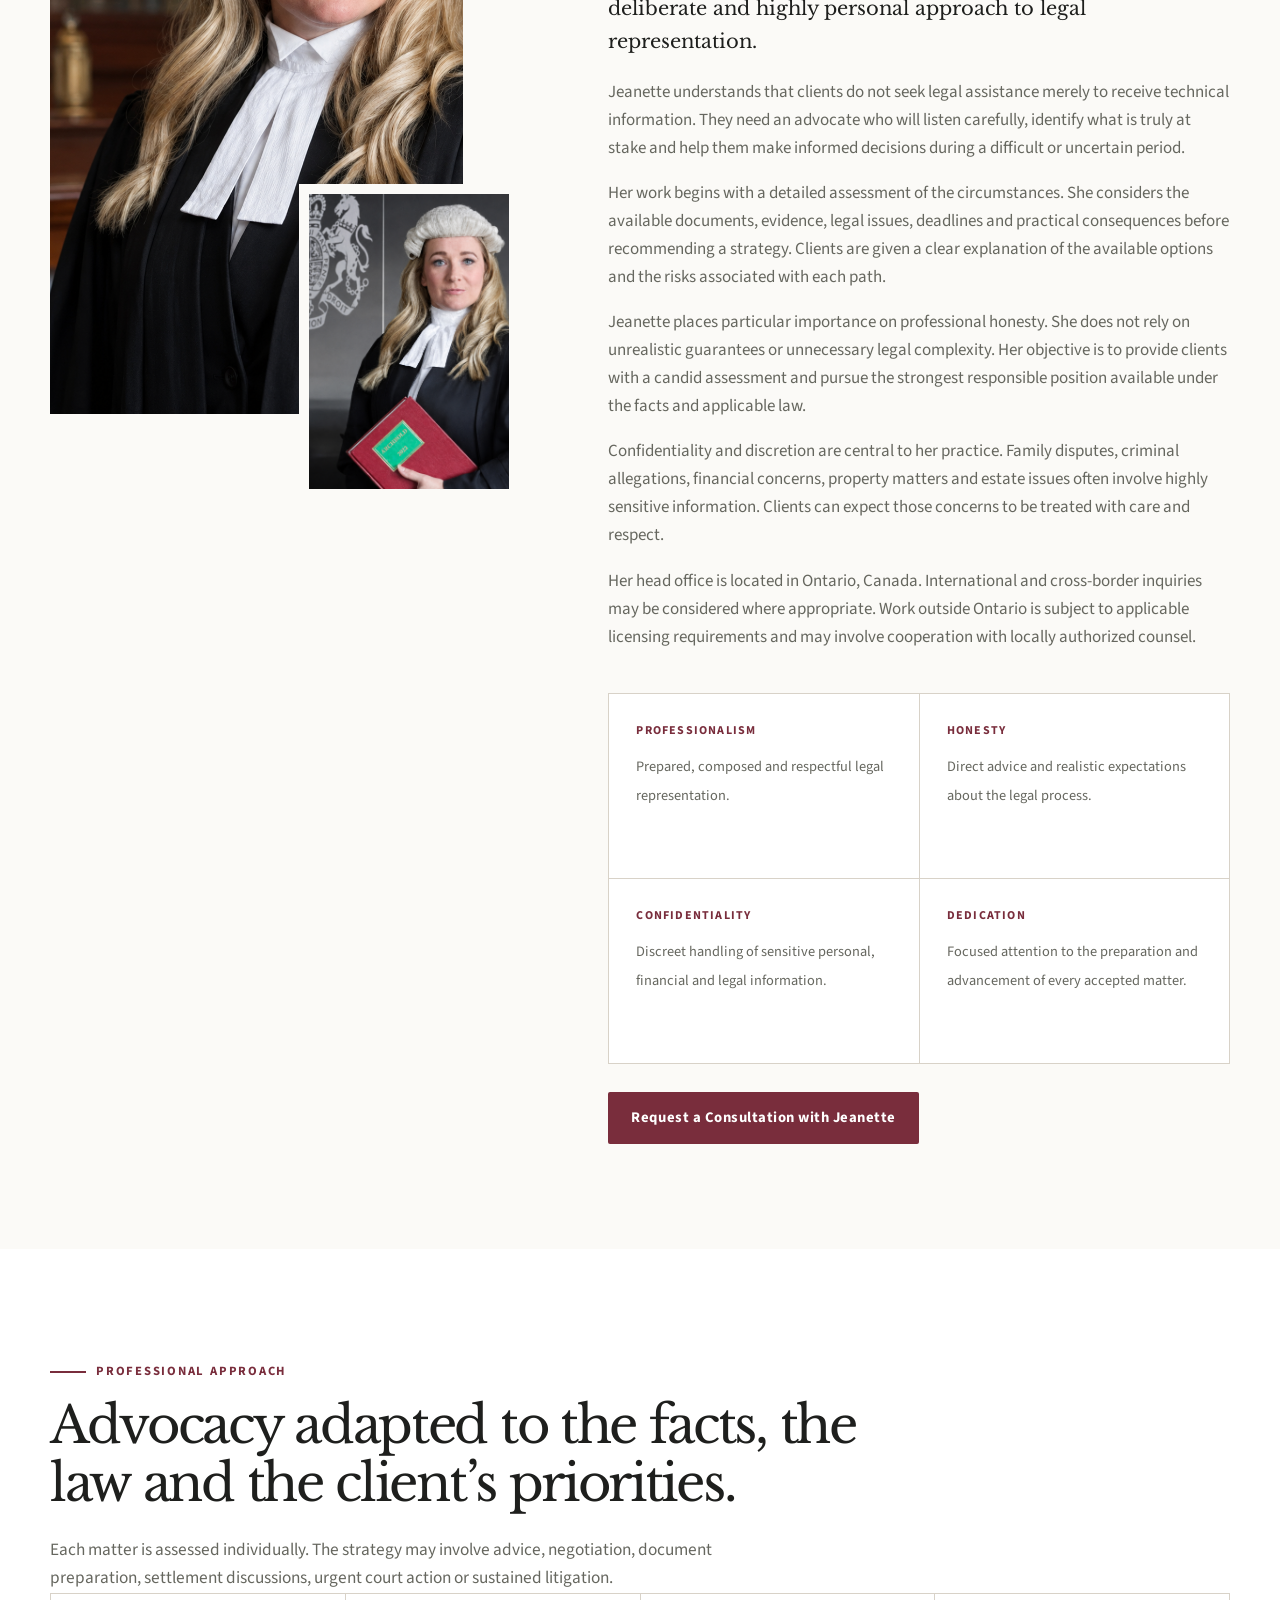
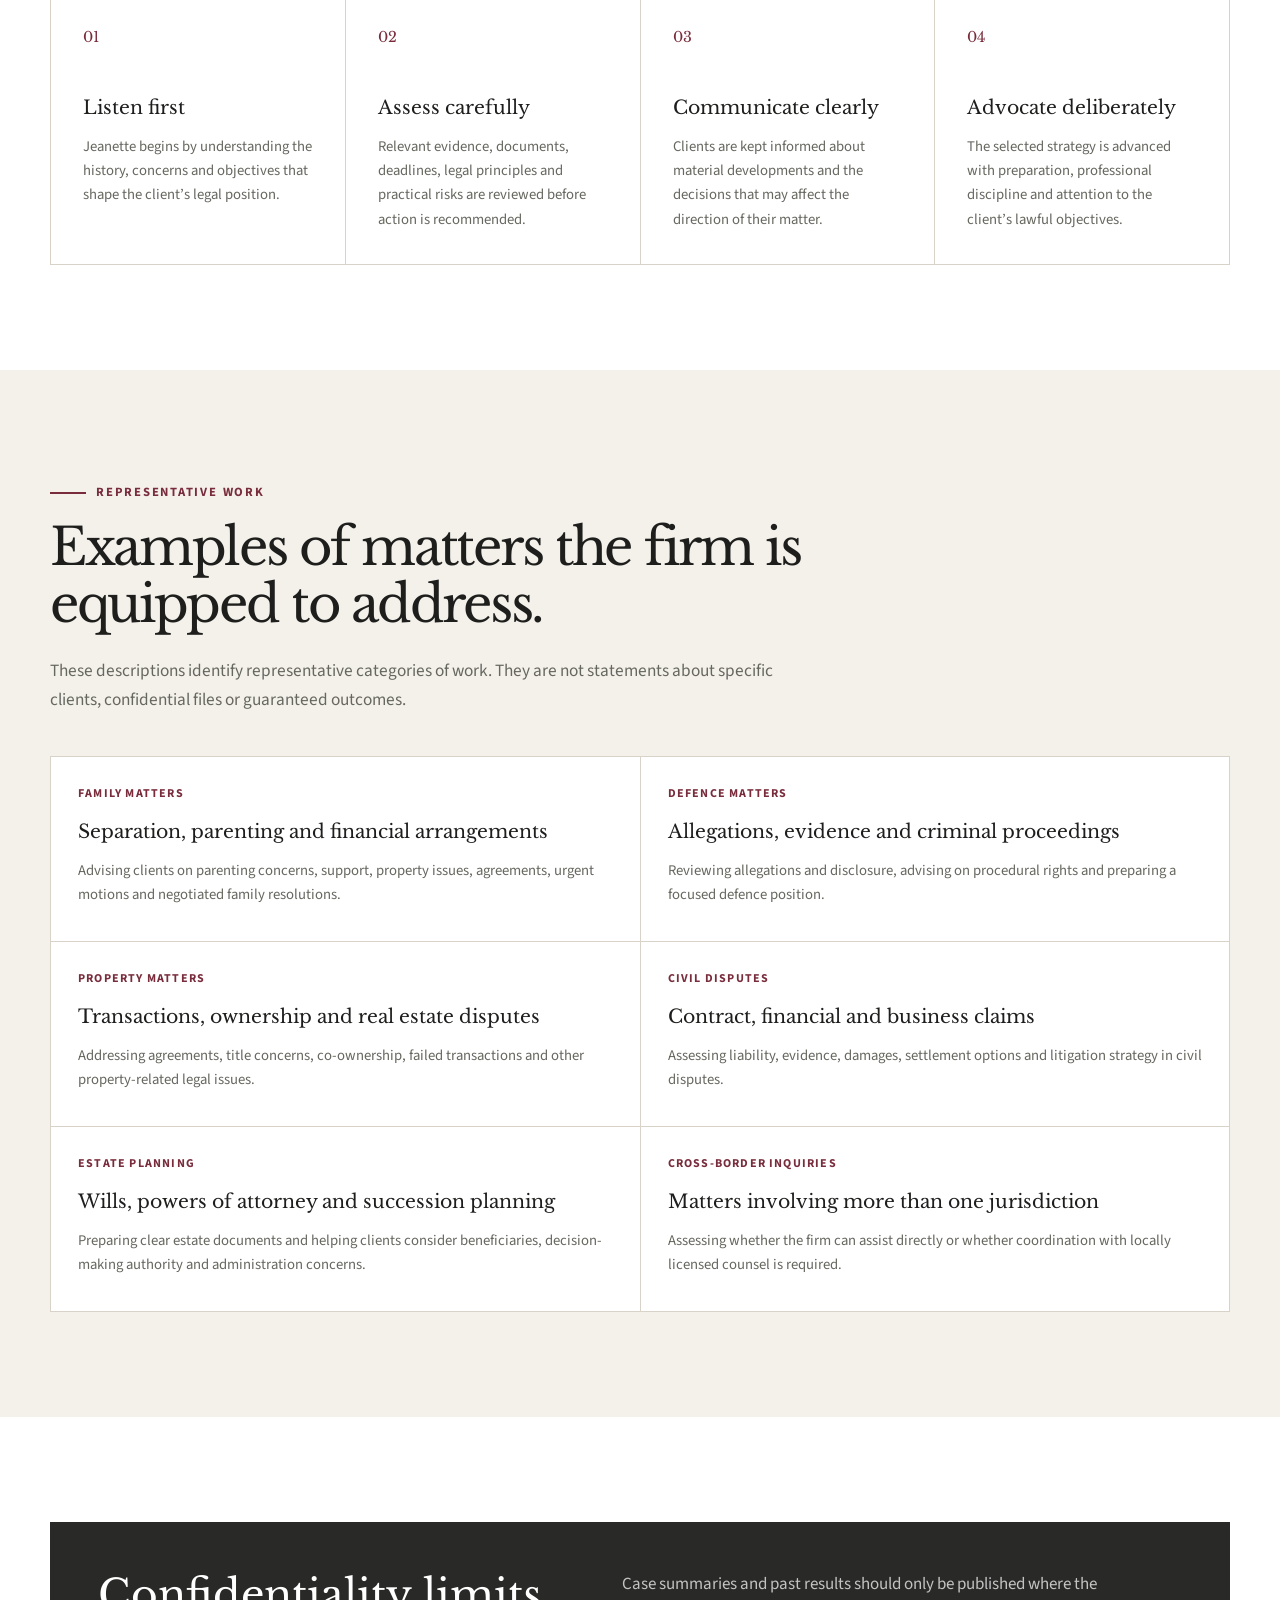
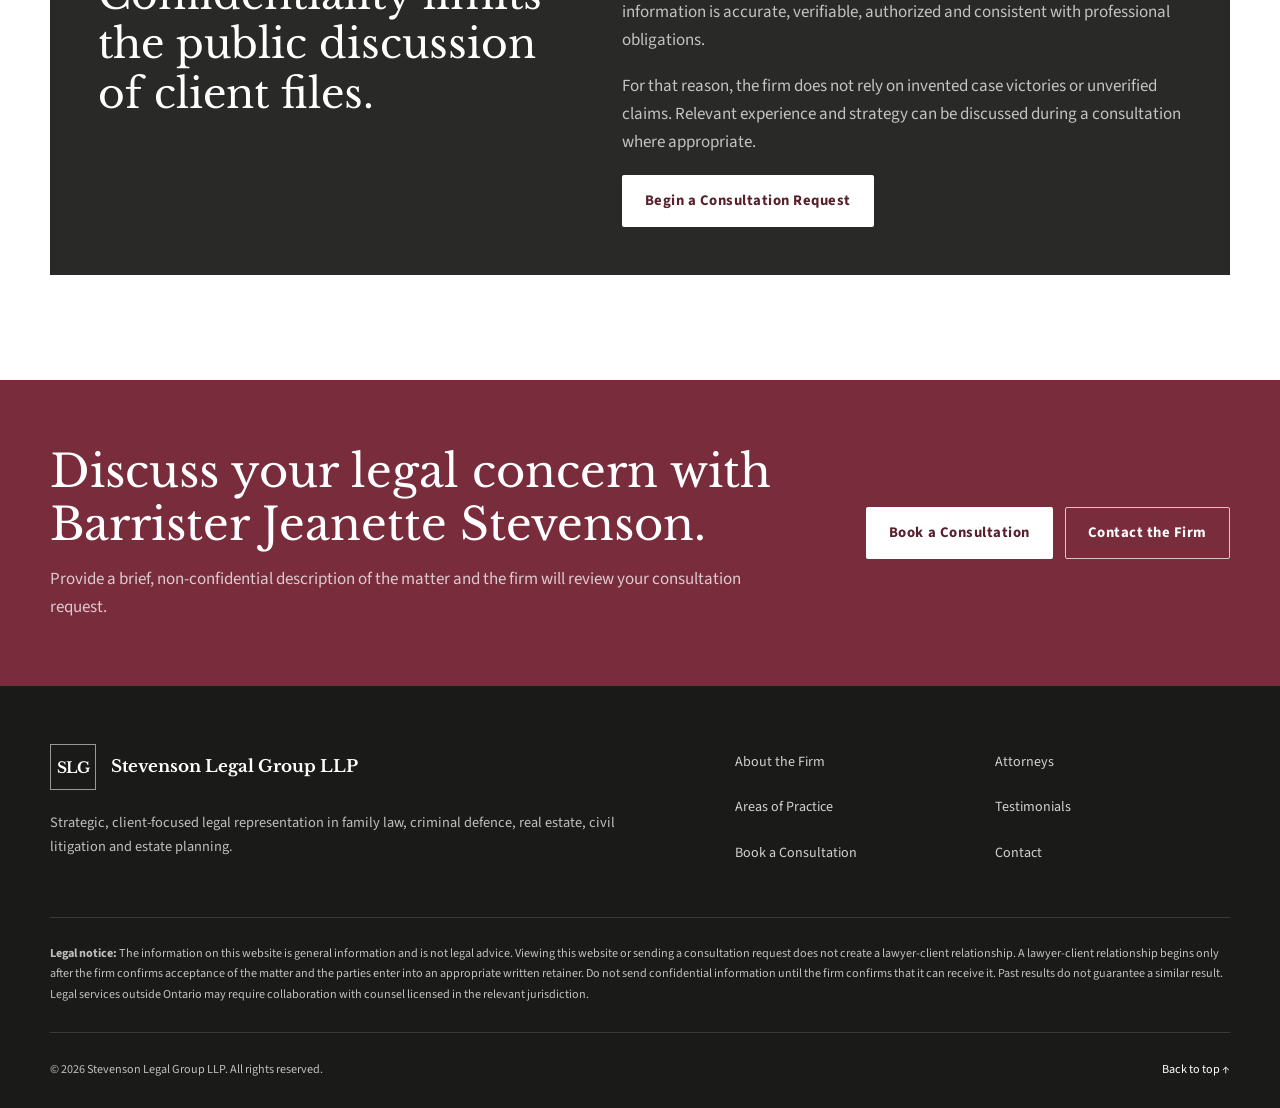
<file: attorneys.html>
<!DOCTYPE html>
<html lang="en-CA">
<head>
    <meta charset="UTF-8">

    <meta
        name="viewport"
        content="width=device-width, initial-scale=1, viewport-fit=cover"
    >

    <meta
        name="description"
        content="Learn about Barrister Jeanette Stevenson, her professional approach and her work through Stevenson Legal Group LLP."
    >

    <meta name="theme-color" content="#f4f1eb">

    <title>
        Attorneys | Stevenson Legal Group LLP
    </title>

    <link rel="preconnect" href="https://fonts.googleapis.com">
    <link rel="preconnect" href="https://fonts.gstatic.com" crossorigin>

    <link
        href="https://fonts.googleapis.com/css2?family=Libre+Baskerville:wght@400;700&family=Source+Sans+3:wght@400;500;600;700&display=swap"
        rel="stylesheet"
    >

    <link rel="stylesheet" href="assets/pages-final-v2.css">
    <script src="assets/pages-google-sheet-v1.js" defer></script>
</head>

<body>
    <a class="skip-link" href="#main-content">
        Skip to main content
    </a>

    <site-header active="attorneys"></site-header>

    <main id="main-content">
        <section
            class="page-hero page-hero--attorneys"
            aria-labelledby="page-title"
        >
            <div class="container page-hero__inner">
                <div class="page-hero__content">
                    <p class="page-hero__kicker">
                        Attorneys
                    </p>

                    <h1 id="page-title">
                        Counsel defined by judgment, preparation and care.
                    </h1>

                    <p class="page-hero__description">
                        Barrister Jeanette Stevenson leads the firm with a
                        client-first approach focused on honest advice,
                        professional discretion and determined advocacy.
                    </p>

                    <div class="page-hero__actions">
                        <a
                            class="button"
                            href="consultation.html"
                        >
                            Request a Consultation
                        </a>

                        <a
                            class="button button--outline"
                            href="#jeanette-stevenson"
                        >
                            View Attorney Profile
                        </a>
                    </div>
                </div>
            </div>
        </section>

        <section class="section section--paper">
            <div class="container">
                <div class="directory-panel reveal">
                    <div>
                        <p class="eyebrow">Attorney Directory</p>

                        <h2>
                            Select an attorney to view their complete profile.
                        </h2>

                        <p>
                            The firm’s current listed attorney is Barrister
                            Jeanette Stevenson.
                        </p>
                    </div>

                    <div class="directory-field">
                        <label for="attorney-directory">
                            Attorney name
                        </label>

                        <select id="attorney-directory">
                            <option value="">
                                Select an attorney
                            </option>

                            <option value="#jeanette-stevenson">
                                Barrister Jeanette Stevenson
                            </option>
                        </select>
                    </div>
                </div>
            </div>
        </section>

        <section
            class="section section--light"
            id="jeanette-stevenson"
        >
            <div class="container attorney-profile">
                <div class="attorney-portrait reveal">
                    <img
                        class="attorney-portrait__main"
                        src="assets/jeanette-library.jpg"
                        alt="Barrister Jeanette Stevenson in a law library"
                    >

                    <img
                        class="attorney-portrait__secondary"
                        src="assets/jeanette-archbold.jpg"
                        alt="Barrister Jeanette Stevenson holding a legal reference book"
                        loading="lazy"
                    >
                </div>

                <article class="attorney-copy reveal">
                    <p class="eyebrow">Attorney Profile</p>

                    <h2 class="attorney-name">
                        Barrister Jeanette Stevenson
                    </h2>

                    <span class="attorney-title">
                        Barrister · Stevenson Legal Group LLP
                    </span>

                    <p class="lead">
                        Born and raised in Canada, Jeanette Stevenson brings a
                        calm, deliberate and highly personal approach to legal
                        representation.
                    </p>

                    <p>
                        Jeanette understands that clients do not seek legal
                        assistance merely to receive technical information.
                        They need an advocate who will listen carefully,
                        identify what is truly at stake and help them make
                        informed decisions during a difficult or uncertain
                        period.
                    </p>

                    <p>
                        Her work begins with a detailed assessment of the
                        circumstances. She considers the available documents,
                        evidence, legal issues, deadlines and practical
                        consequences before recommending a strategy. Clients
                        are given a clear explanation of the available options
                        and the risks associated with each path.
                    </p>

                    <p>
                        Jeanette places particular importance on professional
                        honesty. She does not rely on unrealistic guarantees
                        or unnecessary legal complexity. Her objective is to
                        provide clients with a candid assessment and pursue
                        the strongest responsible position available under
                        the facts and applicable law.
                    </p>

                    <p>
                        Confidentiality and discretion are central to her
                        practice. Family disputes, criminal allegations,
                        financial concerns, property matters and estate issues
                        often involve highly sensitive information. Clients
                        can expect those concerns to be treated with care and
                        respect.
                    </p>

                    <p>
                        Her head office is located in Ontario, Canada.
                        International and cross-border inquiries may be
                        considered where appropriate. Work outside Ontario is
                        subject to applicable licensing requirements and may
                        involve cooperation with locally authorized counsel.
                    </p>

                    <div class="value-grid">
                        <div class="value-card">
                            <strong>Professionalism</strong>

                            <span>
                                Prepared, composed and respectful legal
                                representation.
                            </span>
                        </div>

                        <div class="value-card">
                            <strong>Honesty</strong>

                            <span>
                                Direct advice and realistic expectations about
                                the legal process.
                            </span>
                        </div>

                        <div class="value-card">
                            <strong>Confidentiality</strong>

                            <span>
                                Discreet handling of sensitive personal,
                                financial and legal information.
                            </span>
                        </div>

                        <div class="value-card">
                            <strong>Dedication</strong>

                            <span>
                                Focused attention to the preparation and
                                advancement of every accepted matter.
                            </span>
                        </div>
                    </div>

                    <a
                        class="button"
                        href="consultation.html"
                    >
                        Request a Consultation with Jeanette
                    </a>
                </article>
            </div>
        </section>

        <section class="section section--white">
            <div class="container">
                <p class="eyebrow">Professional Approach</p>

                <h2 class="section-title">
                    Advocacy adapted to the facts, the law and the client’s
                    priorities.
                </h2>

                <p class="section-intro">
                    Each matter is assessed individually. The strategy may
                    involve advice, negotiation, document preparation,
                    settlement discussions, urgent court action or sustained
                    litigation.
                </p>

                <div class="feature-grid">
                    <article class="feature-card reveal">
                        <span class="feature-card__number">01</span>

                        <h3>Listen first</h3>

                        <p>
                            Jeanette begins by understanding the history,
                            concerns and objectives that shape the client’s
                            legal position.
                        </p>
                    </article>

                    <article class="feature-card reveal">
                        <span class="feature-card__number">02</span>

                        <h3>Assess carefully</h3>

                        <p>
                            Relevant evidence, documents, deadlines, legal
                            principles and practical risks are reviewed before
                            action is recommended.
                        </p>
                    </article>

                    <article class="feature-card reveal">
                        <span class="feature-card__number">03</span>

                        <h3>Communicate clearly</h3>

                        <p>
                            Clients are kept informed about material
                            developments and the decisions that may affect the
                            direction of their matter.
                        </p>
                    </article>

                    <article class="feature-card reveal">
                        <span class="feature-card__number">04</span>

                        <h3>Advocate deliberately</h3>

                        <p>
                            The selected strategy is advanced with preparation,
                            professional discipline and attention to the
                            client’s lawful objectives.
                        </p>
                    </article>
                </div>
            </div>
        </section>

        <section class="section section--paper">
            <div class="container">
                <p class="eyebrow">Representative Work</p>

                <h2 class="section-title">
                    Examples of matters the firm is equipped to address.
                </h2>

                <p class="section-intro">
                    These descriptions identify representative categories of
                    work. They are not statements about specific clients,
                    confidential files or guaranteed outcomes.
                </p>

                <div class="matter-grid">
                    <article class="matter-card reveal">
                        <span>Family Matters</span>

                        <h3>
                            Separation, parenting and financial arrangements
                        </h3>

                        <p>
                            Advising clients on parenting concerns, support,
                            property issues, agreements, urgent motions and
                            negotiated family resolutions.
                        </p>
                    </article>

                    <article class="matter-card reveal">
                        <span>Defence Matters</span>

                        <h3>
                            Allegations, evidence and criminal proceedings
                        </h3>

                        <p>
                            Reviewing allegations and disclosure, advising on
                            procedural rights and preparing a focused defence
                            position.
                        </p>
                    </article>

                    <article class="matter-card reveal">
                        <span>Property Matters</span>

                        <h3>
                            Transactions, ownership and real estate disputes
                        </h3>

                        <p>
                            Addressing agreements, title concerns,
                            co-ownership, failed transactions and other
                            property-related legal issues.
                        </p>
                    </article>

                    <article class="matter-card reveal">
                        <span>Civil Disputes</span>

                        <h3>
                            Contract, financial and business claims
                        </h3>

                        <p>
                            Assessing liability, evidence, damages, settlement
                            options and litigation strategy in civil disputes.
                        </p>
                    </article>

                    <article class="matter-card reveal">
                        <span>Estate Planning</span>

                        <h3>
                            Wills, powers of attorney and succession planning
                        </h3>

                        <p>
                            Preparing clear estate documents and helping
                            clients consider beneficiaries, decision-making
                            authority and administration concerns.
                        </p>
                    </article>

                    <article class="matter-card reveal">
                        <span>Cross-Border Inquiries</span>

                        <h3>
                            Matters involving more than one jurisdiction
                        </h3>

                        <p>
                            Assessing whether the firm can assist directly or
                            whether coordination with locally licensed counsel
                            is required.
                        </p>
                    </article>
                </div>
            </div>
        </section>

        <section class="section section--white">
            <div class="container">
                <div class="professional-note reveal">
                    <h2>
                        Confidentiality limits the public discussion of client
                        files.
                    </h2>

                    <div>
                        <p>
                            Case summaries and past results should only be
                            published where the information is accurate,
                            verifiable, authorized and consistent with
                            professional obligations.
                        </p>

                        <p>
                            For that reason, the firm does not rely on
                            invented case victories or unverified claims.
                            Relevant experience and strategy can be discussed
                            during a consultation where appropriate.
                        </p>

                        <a
                            class="button button--light"
                            href="consultation.html"
                        >
                            Begin a Consultation Request
                        </a>
                    </div>
                </div>
            </div>
        </section>

        <section class="section page-cta">
            <div class="container page-cta__layout">
                <div>
                    <h2>
                        Discuss your legal concern with Barrister Jeanette
                        Stevenson.
                    </h2>

                    <p>
                        Provide a brief, non-confidential description of the
                        matter and the firm will review your consultation
                        request.
                    </p>
                </div>

                <div class="page-cta__actions">
                    <a
                        class="button button--light"
                        href="consultation.html"
                    >
                        Book a Consultation
                    </a>

                    <a
                        class="button button--outline"
                        href="contact.html"
                    >
                        Contact the Firm
                    </a>
                </div>
            </div>
        </section>
    </main>

    <site-footer></site-footer>
</body>
</html>
</file>
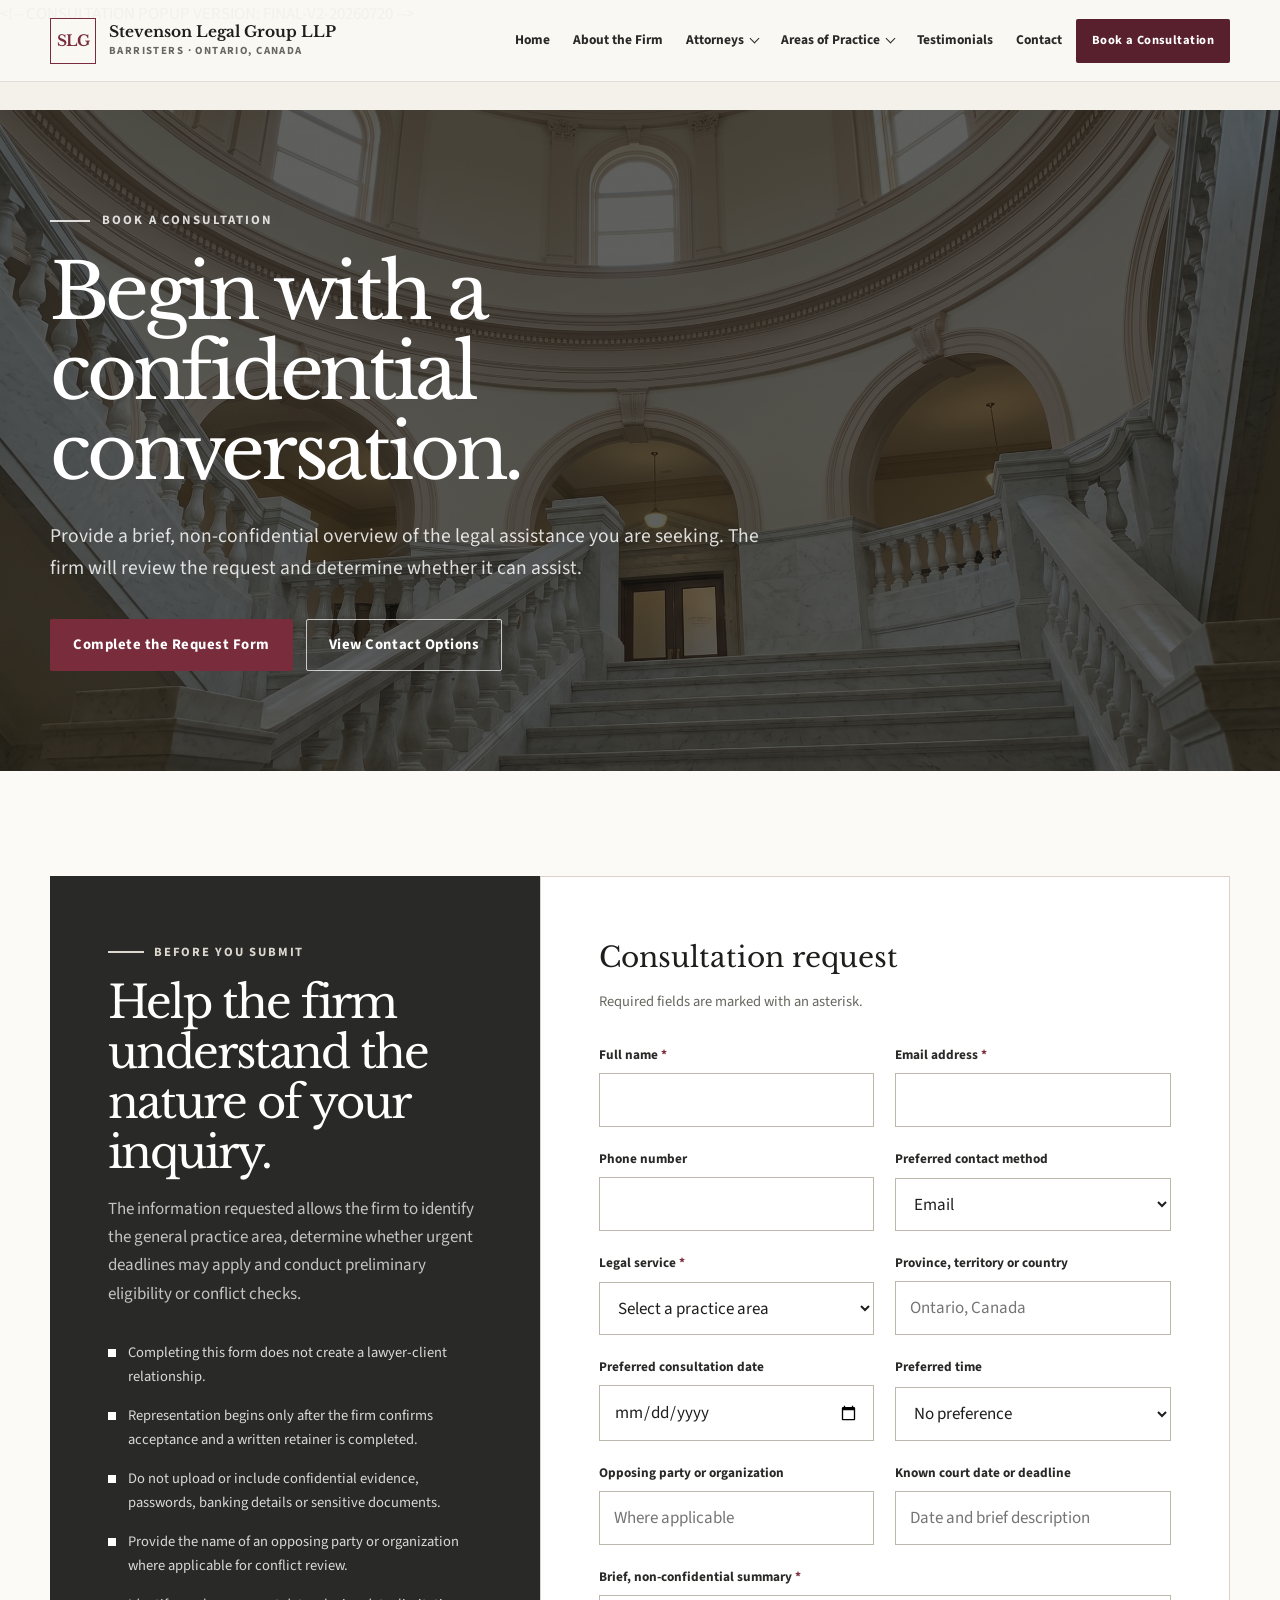
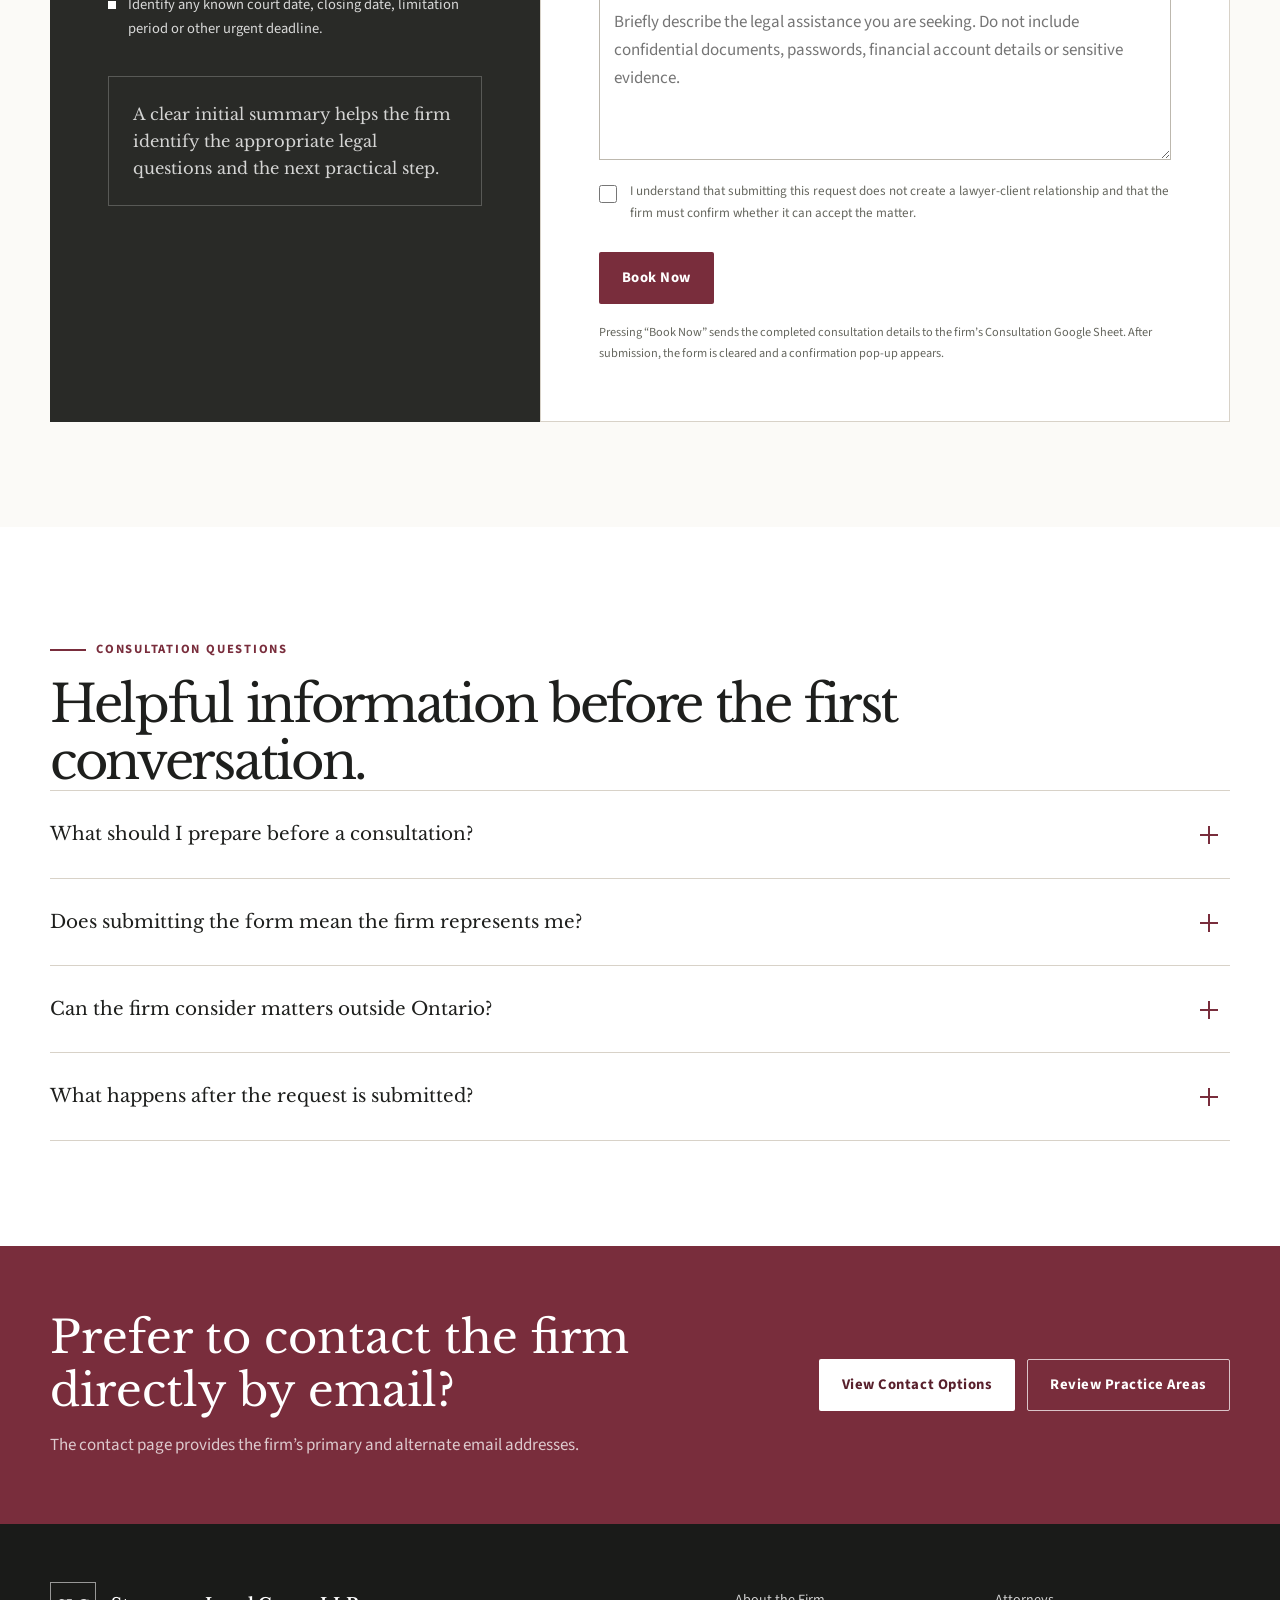
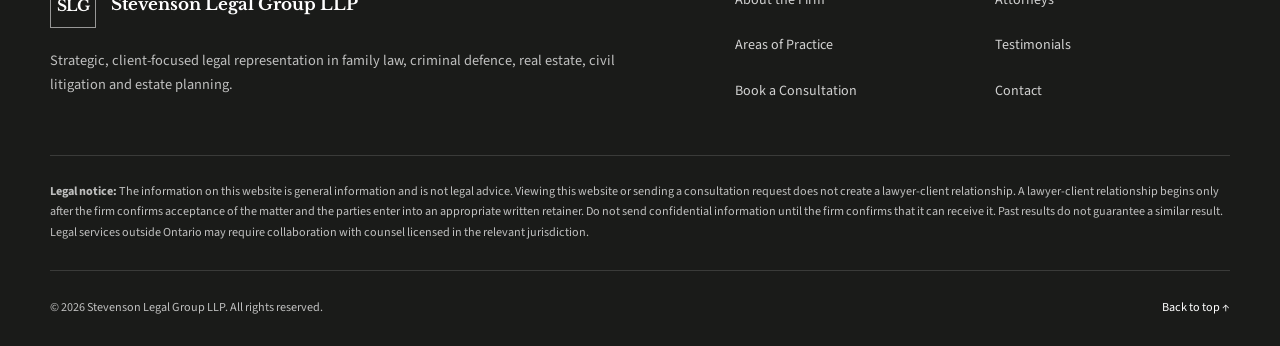
<file: consultation.html>
<!DOCTYPE html>

<html lang="en-CA">
<head>
<meta charset="utf-8"/>
<meta content="width=device-width, initial-scale=1, viewport-fit=cover" name="viewport"/>
<meta content="Request a legal consultation with Stevenson Legal Group LLP in Ontario, Canada." name="description"/>
<meta content="#f4f1eb" name="theme-color"/>
<title>
        Book a Consultation | Stevenson Legal Group LLP
    </title>
<link href="https://fonts.googleapis.com" rel="preconnect"/>
<link crossorigin="" href="https://fonts.gstatic.com" rel="preconnect"/>
<link href="https://fonts.googleapis.com/css2?family=Libre+Baskerville:wght@400;700&amp;family=Source+Sans+3:wght@400;500;600;700&amp;display=swap" rel="stylesheet"/>
<link href="assets/pages-final-v2.css" rel="stylesheet"/>
<script defer="" src="assets/pages-google-sheet-v1.js"></script>

&lt;!-- CONSULTATION POPUP VERSION: FINAL-V2-20260720 --&gt;</head>
<body>
<a class="skip-link" href="#main-content">
        Skip to main content
    </a>
<site-header active="consultation"></site-header>
<main id="main-content">
<section aria-labelledby="page-title" class="page-hero page-hero--consultation">
<div class="container page-hero__inner">
<div class="page-hero__content">
<p class="page-hero__kicker">
                        Book a Consultation
                    </p>
<h1 id="page-title">
                        Begin with a confidential conversation.
                    </h1>
<p class="page-hero__description">
                        Provide a brief, non-confidential overview of the legal
                        assistance you are seeking. The firm will review the
                        request and determine whether it can assist.
                    </p>
<div class="page-hero__actions">
<a class="button" href="#consultation-form-section">
                            Complete the Request Form
                        </a>
<a class="button button--outline" href="contact.html">
                            View Contact Options
                        </a>
</div>
</div>
</div>
</section>
<section class="section section--light" id="consultation-form-section">
<div class="container consultation-layout">
<aside class="consultation-information reveal">
<p class="eyebrow">
                        Before You Submit
                    </p>
<h2 class="section-title">
                        Help the firm understand the nature of your inquiry.
                    </h2>
<p>
                        The information requested allows the firm to identify
                        the general practice area, determine whether urgent
                        deadlines may apply and conduct preliminary
                        eligibility or conflict checks.
                    </p>
<ul class="consultation-list">
<li>
                            Completing this form does not create a
                            lawyer-client relationship.
                        </li>
<li>
                            Representation begins only after the firm confirms
                            acceptance and a written retainer is completed.
                        </li>
<li>
                            Do not upload or include confidential evidence,
                            passwords, banking details or sensitive documents.
                        </li>
<li>
                            Provide the name of an opposing party or
                            organization where applicable for conflict review.
                        </li>
<li>
                            Identify any known court date, closing date,
                            limitation period or other urgent deadline.
                        </li>
</ul>
<div class="quote-panel">
<blockquote>
                            A clear initial summary helps the firm identify
                            the appropriate legal questions and the next
                            practical step.
                        </blockquote>
</div>
</aside>
<div class="form-panel reveal">
<h2>
                        Consultation request
                    </h2>
<p class="form-intro">
                        Required fields are marked with an asterisk.
                    </p>
<form id="consultation-form" novalidate="">
<div class="form-grid">
<div class="form-field">
<label for="full-name">
                                    Full name
                                    <span class="required">*</span>
</label>
<input autocomplete="name" id="full-name" name="fullName" required="" type="text"/>
</div>
<div class="form-field">
<label for="email">
                                    Email address
                                    <span class="required">*</span>
</label>
<input autocomplete="email" id="email" name="email" required="" type="email"/>
</div>
<div class="form-field">
<label for="phone">Phone number</label>
<input autocomplete="tel" id="phone" name="phone" type="tel"/>
</div>
<div class="form-field">
<label for="contact-method">
                                    Preferred contact method
                                </label>
<select id="contact-method" name="contactMethod">
<option value="Email">
                                        Email
                                    </option>
<option value="Telephone">
                                        Telephone
                                    </option>
</select>
</div>
<div class="form-field">
<label for="service">
                                    Legal service
                                    <span class="required">*</span>
</label>
<select id="service" name="service" required="">
<option value="">
                                        Select a practice area
                                    </option>
<option value="Family &amp; Marriage Law">
                                        Family &amp; Marriage Law
                                    </option>
<option value="Criminal Defence">
                                        Criminal Defence
                                    </option>
<option value="Real Estate &amp; Property Law">
                                        Real Estate &amp; Property Law
                                    </option>
<option value="Civil Litigation">
                                        Civil Litigation
                                    </option>
<option value="Estate Planning">
                                        Estate Planning
                                    </option>
</select>
</div>
<div class="form-field">
<label for="location">
                                    Province, territory or country
                                </label>
<input autocomplete="country-name" id="location" name="location" placeholder="Ontario, Canada" type="text"/>
</div>
<div class="form-field">
<label for="preferred-date">
                                    Preferred consultation date
                                </label>
<input id="preferred-date" name="preferredDate" type="date"/>
</div>
<div class="form-field">
<label for="preferred-time">
                                    Preferred time
                                </label>
<select id="preferred-time" name="preferredTime">
<option value="No preference">
                                        No preference
                                    </option>
<option value="Morning">
                                        Morning
                                    </option>
<option value="Afternoon">
                                        Afternoon
                                    </option>
<option value="Evening">
                                        Evening
                                    </option>
</select>
</div>
<div class="form-field">
<label for="opposing-party">
                                    Opposing party or organization
                                </label>
<input id="opposing-party" name="opposingParty" placeholder="Where applicable" type="text"/>
</div>
<div class="form-field">
<label for="deadline">
                                    Known court date or deadline
                                </label>
<input id="deadline" name="deadline" placeholder="Date and brief description" type="text"/>
</div>
<div class="form-field form-field--full">
<label for="summary">
                                    Brief, non-confidential summary
                                    <span class="required">*</span>
</label>
<textarea id="summary" maxlength="1800" name="summary" placeholder="Briefly describe the legal assistance you are seeking. Do not include confidential documents, passwords, financial account details or sensitive evidence." required=""></textarea>
</div>
<div class="checkbox-field form-field--full">
<input id="consent" name="consent" required="" type="checkbox"/>
<label for="consent">
                                    I understand that submitting this request
                                    does not create a lawyer-client
                                    relationship and that the firm must confirm
                                    whether it can accept the matter.
                                </label>
</div>
</div>
<div class="form-actions">
<button class="button" type="submit">
                                Book Now
                            </button>

</div>
<p class="form-privacy">Pressing “Book Now” sends the completed consultation details to the firm’s Consultation Google Sheet. After submission, the form is cleared and a confirmation pop-up appears.</p>
</form>
</div>
</div>
</section>
<section class="section section--white">
<div class="container">
<p class="eyebrow">
                    Consultation Questions
                </p>
<h2 class="section-title">
                    Helpful information before the first conversation.
                </h2>
<div class="faq-list">
<details class="faq-item reveal">
<summary>
                            What should I prepare before a consultation?
                        </summary>
<p>
                            Prepare a short timeline of important events,
                            identify any urgent dates and gather the names of
                            the people or organizations involved. Do not send
                            confidential documents until the firm confirms
                            that it can receive them.
                        </p>
</details>
<details class="faq-item reveal">
<summary>
                            Does submitting the form mean the firm represents
                            me?
                        </summary>
<p>
                            No. A lawyer-client relationship is created only
                            after the firm completes the necessary review,
                            agrees to accept the matter and confirms the
                            relationship through an appropriate written
                            retainer.
                        </p>
</details>
<details class="faq-item reveal">
<summary>
                            Can the firm consider matters outside Ontario?
                        </summary>
<p>
                            Cross-border and international inquiries may be
                            considered. The ability to provide legal services
                            depends on the jurisdiction, the nature of the
                            matter and applicable licensing requirements.
                            Locally authorized counsel may be required.
                        </p>
</details>
<details class="faq-item reveal">
<summary>
                            What happens after the request is submitted?
                        </summary>
<p>
                            A confirmation pop-up appears and the completed fields are cleared so the form is ready for a new request.
                        </p>
</details>
</div>
</div>
</section>
<section class="section page-cta">
<div class="container page-cta__layout">
<div>
<h2>Prefer to contact the firm directly by email?</h2>
<p>The contact page provides the firm’s primary and alternate email addresses.</p>
</div>
<div class="page-cta__actions">
<a class="button button--light" href="contact.html">
                        View Contact Options
                    </a>
<a class="button button--outline" href="practice-areas.html">
                        Review Practice Areas
                    </a>
</div>
</div>
</section>
</main>
<site-footer></site-footer>
</body>
</html>
</file>
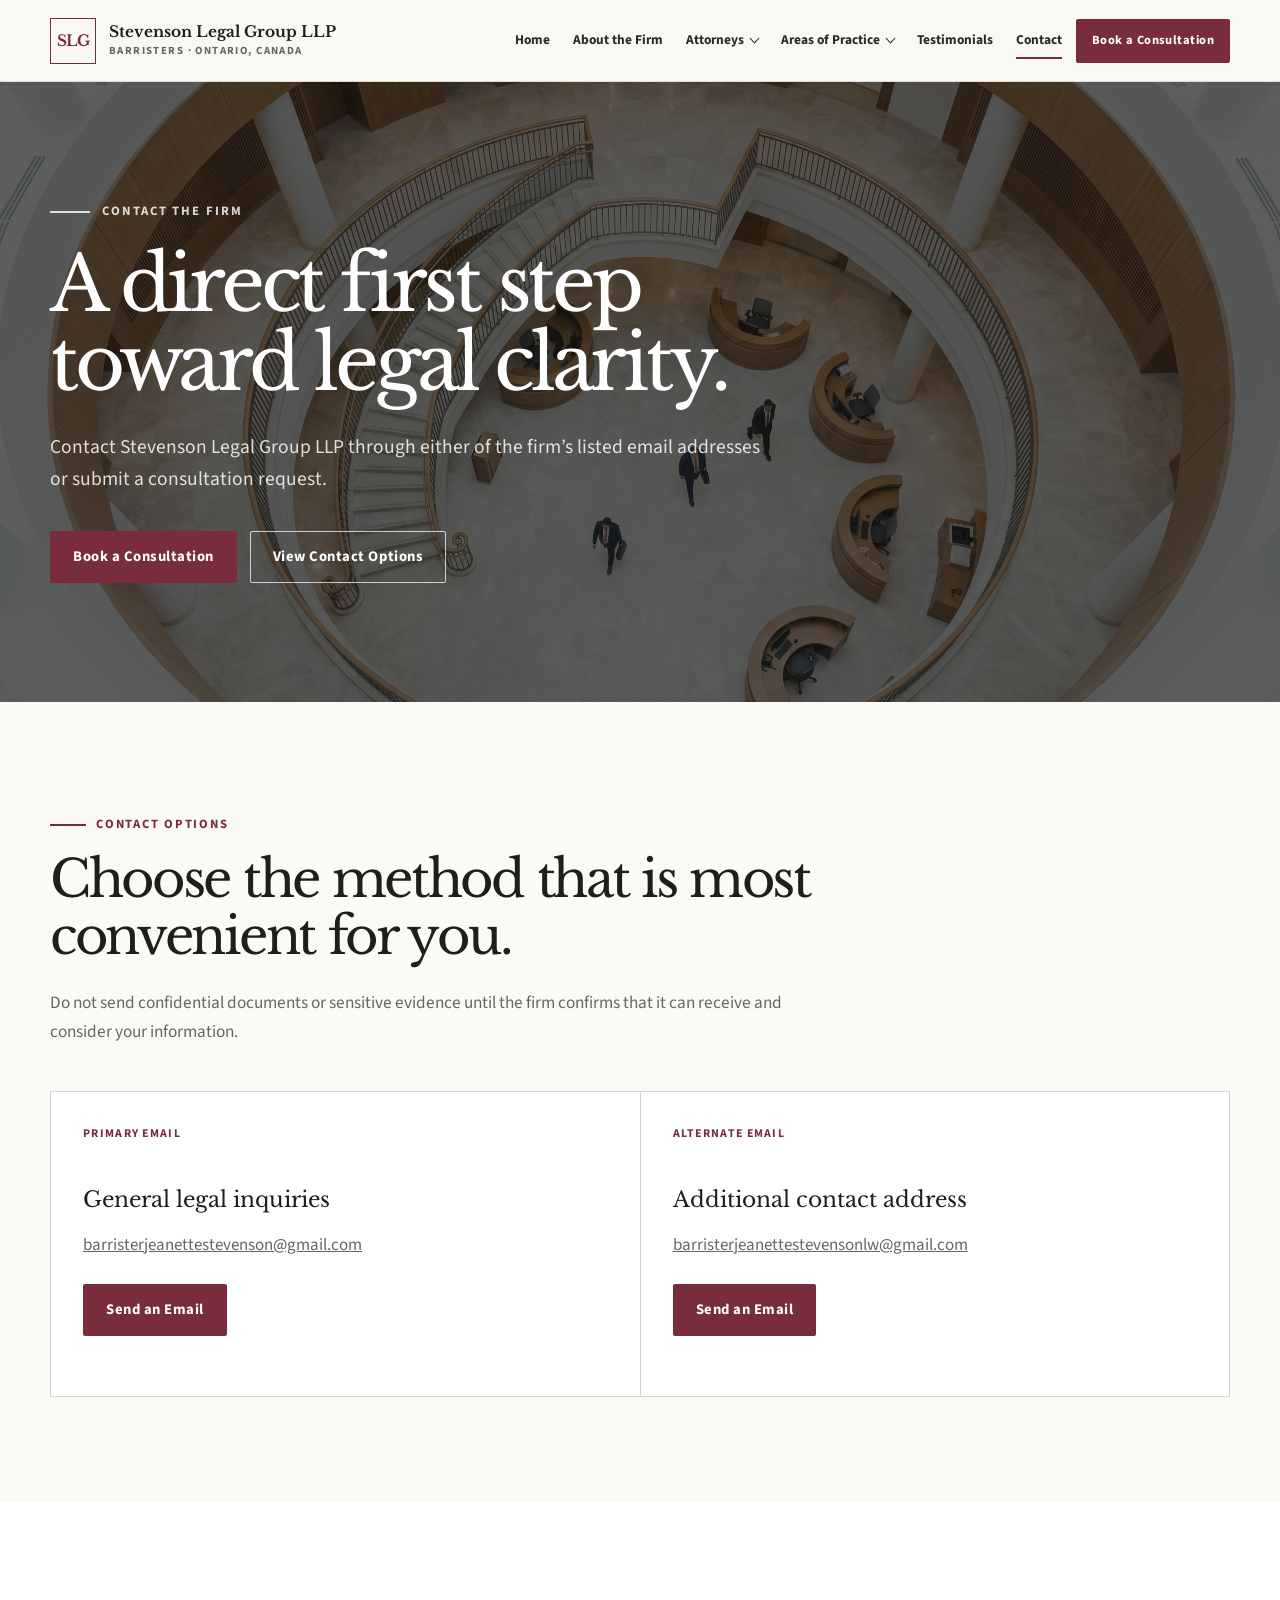
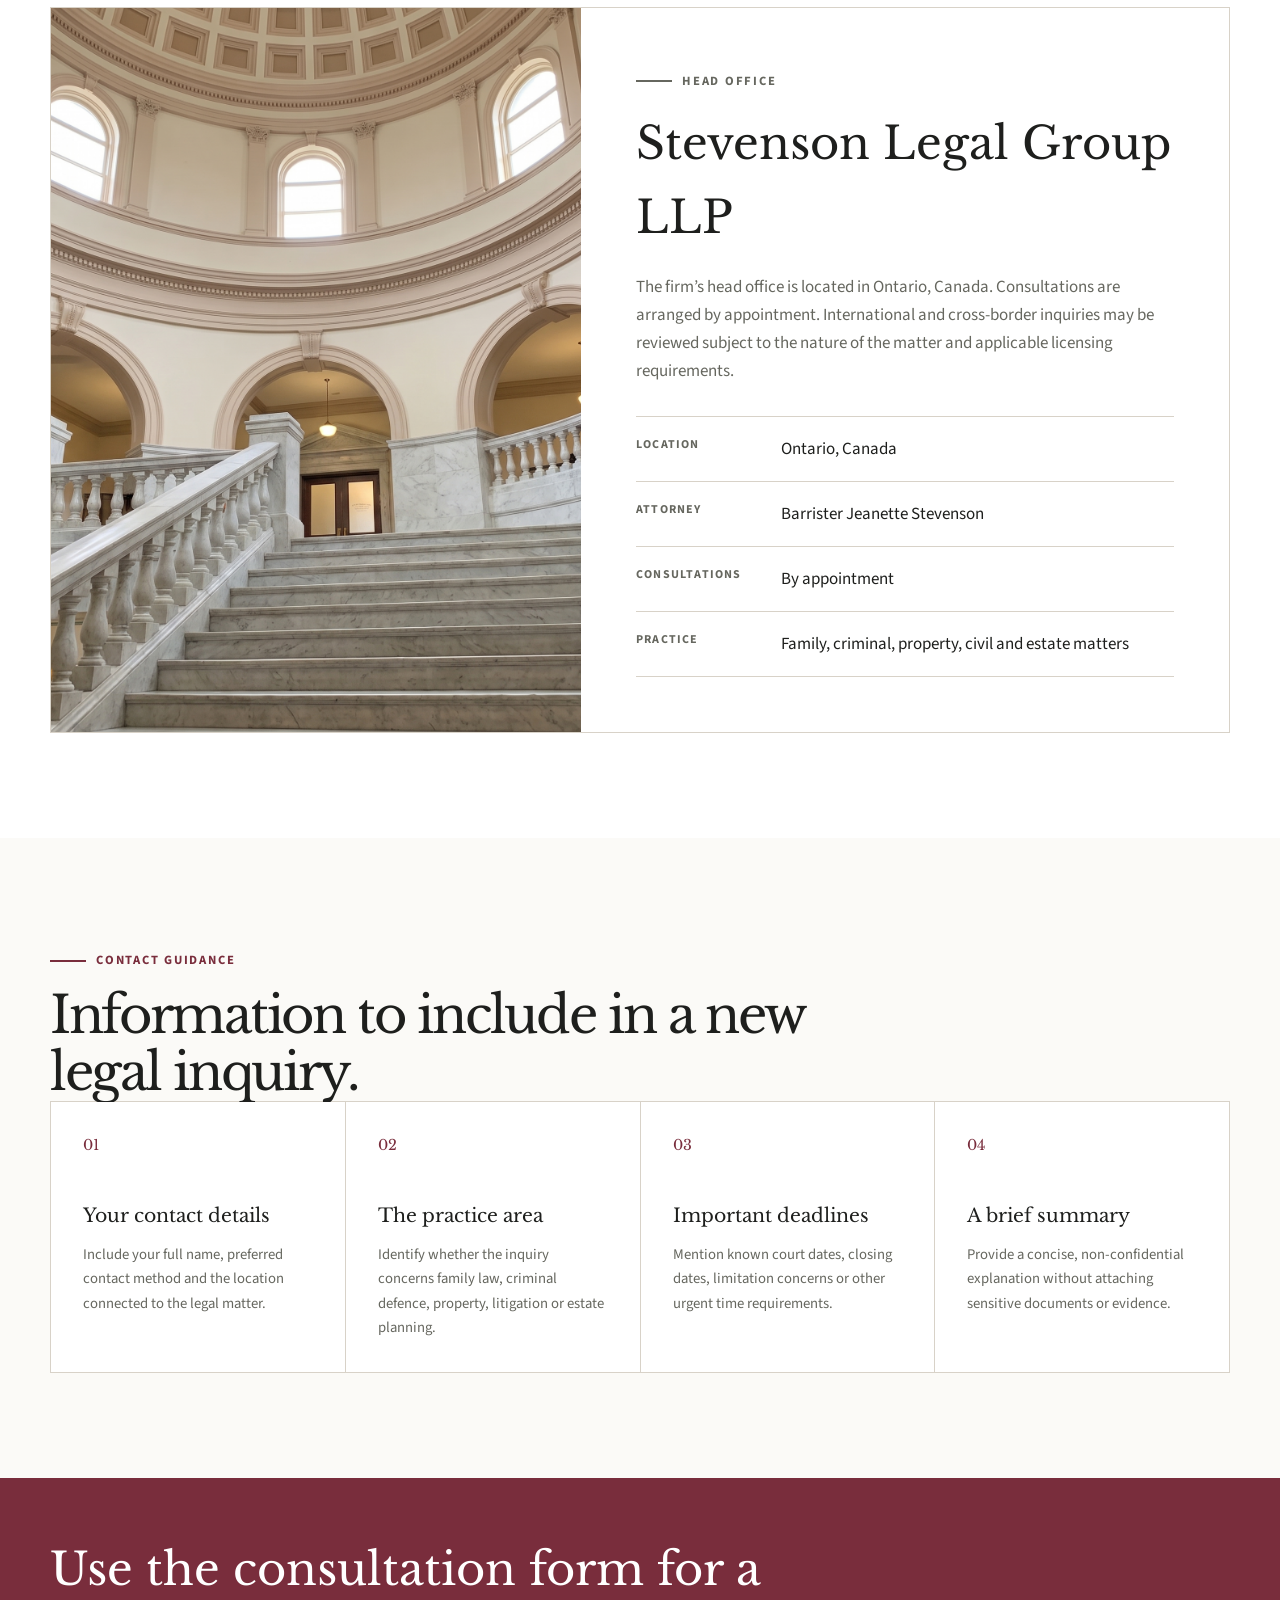
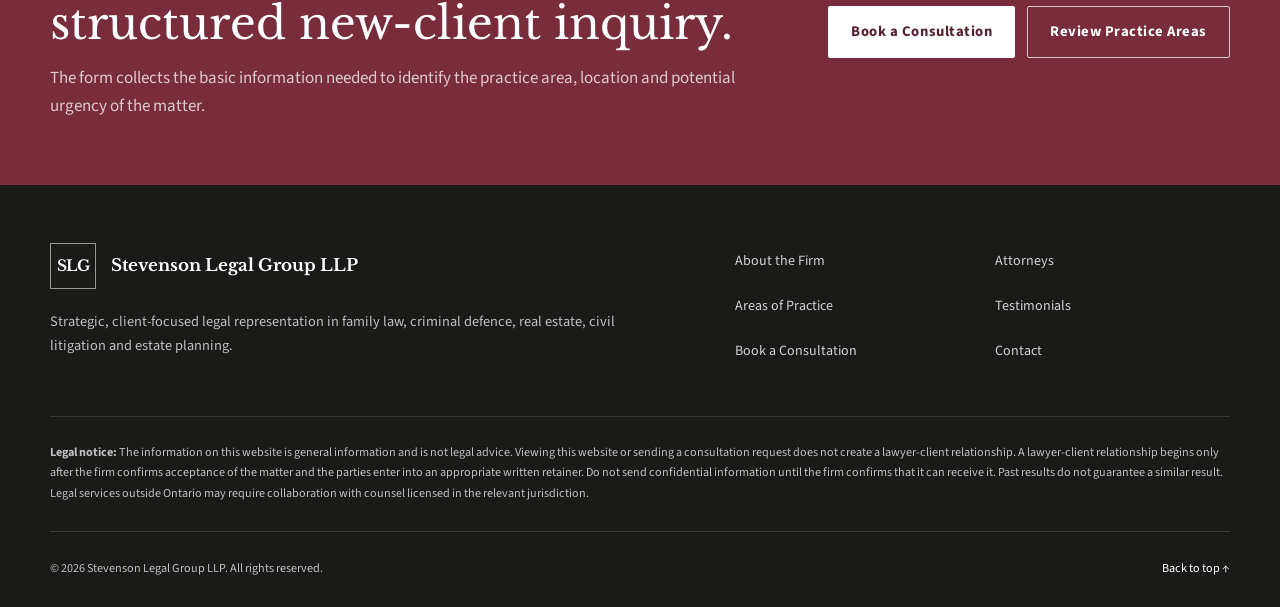
<file: contact.html>
<!DOCTYPE html>

<html lang="en-CA">
<head>
<meta charset="utf-8"/>
<meta content="width=device-width, initial-scale=1, viewport-fit=cover" name="viewport"/>
<meta content="Contact Stevenson Legal Group LLP by email and request a legal consultation." name="description"/>
<meta content="#f4f1eb" name="theme-color"/>
<title>
        Contact | Stevenson Legal Group LLP
    </title>
<link href="https://fonts.googleapis.com" rel="preconnect"/>
<link crossorigin="" href="https://fonts.gstatic.com" rel="preconnect"/>
<link href="https://fonts.googleapis.com/css2?family=Libre+Baskerville:wght@400;700&amp;family=Source+Sans+3:wght@400;500;600;700&amp;display=swap" rel="stylesheet"/>
<link href="assets/pages-final-v2.css" rel="stylesheet"/>
<script defer="" src="assets/pages-google-sheet-v1.js"></script>
</head>
<body>
<a class="skip-link" href="#main-content">
        Skip to main content
    </a>
<site-header active="contact"></site-header>
<main id="main-content">
<section aria-labelledby="page-title" class="page-hero page-hero--contact">
<div class="container page-hero__inner">
<div class="page-hero__content">
<p class="page-hero__kicker">
                        Contact the Firm
                    </p>
<h1 id="page-title">
                        A direct first step toward legal clarity.
                    </h1>
<p class="page-hero__description">Contact Stevenson Legal Group LLP through either of the firm’s listed email addresses or submit a consultation request.</p>
<div class="page-hero__actions">
<a class="button" href="consultation.html">
                            Book a Consultation
                        </a>
<a class="button button--outline" href="#contact-options">
                            View Contact Options
                        </a>
</div>
</div>
</div>
</section>
<section class="section section--light" id="contact-options">
<div class="container">
<p class="eyebrow">
                    Contact Options
                </p>
<h2 class="section-title">
                    Choose the method that is most convenient for you.
                </h2>
<p class="section-intro">
                    Do not send confidential documents or sensitive evidence
                    until the firm confirms that it can receive and consider
                    your information.
                </p>
<div class="contact-grid">


<article class="contact-card reveal">
<span class="contact-card__label">
                            Primary Email
                        </span>
<h2>
                            General legal inquiries
                        </h2>
<p>
<a href="mailto:barristerjeanettestevenson@gmail.com">
                                barristerjeanettestevenson@gmail.com
                            </a>
</p>
<a class="button" href="mailto:barristerjeanettestevenson@gmail.com">
                            Send an Email
                        </a>
</article>
<article class="contact-card reveal">
<span class="contact-card__label">
                            Alternate Email
                        </span>
<h2>
                            Additional contact address
                        </h2>
<p>
<a href="mailto:barristerjeanettestevensonlw@gmail.com">
                                barristerjeanettestevensonlw@gmail.com
                            </a>
</p>
<a class="button" href="mailto:barristerjeanettestevensonlw@gmail.com">
                            Send an Email
                        </a>
</article>
</div>
</div>
</section>
<section class="section section--white">
<div class="container">
<div class="office-panel reveal">
<div aria-label="Marble staircase in a courthouse building" class="office-panel__image" role="img"></div>
<div class="office-panel__content">
<p class="eyebrow">
                            Head Office
                        </p>
<h2>
                            Stevenson Legal Group LLP
                        </h2>
<p>
                            The firm’s head office is located in Ontario,
                            Canada. Consultations are arranged by appointment.
                            International and cross-border inquiries may be
                            reviewed subject to the nature of the matter and
                            applicable licensing requirements.
                        </p>
<div class="contact-details">
<div class="contact-detail">
<span>Location</span>
<span>Ontario, Canada</span>
</div>
<div class="contact-detail">
<span>Attorney</span>
<span>
                                    Barrister Jeanette Stevenson
                                </span>
</div>
<div class="contact-detail">
<span>Consultations</span>
<span>By appointment</span>
</div>
<div class="contact-detail">
<span>Practice</span>
<span>
                                    Family, criminal, property, civil and
                                    estate matters
                                </span>
</div>
</div>
</div>
</div>
</div>
</section>
<section class="section section--light">
<div class="container">
<p class="eyebrow">
                    Contact Guidance
                </p>
<h2 class="section-title">
                    Information to include in a new legal inquiry.
                </h2>
<div class="feature-grid">
<article class="feature-card reveal">
<span class="feature-card__number">01</span>
<h3>Your contact details</h3>
<p>
                            Include your full name, preferred contact method
                            and the location connected to the legal matter.
                        </p>
</article>
<article class="feature-card reveal">
<span class="feature-card__number">02</span>
<h3>The practice area</h3>
<p>
                            Identify whether the inquiry concerns family law,
                            criminal defence, property, litigation or estate
                            planning.
                        </p>
</article>
<article class="feature-card reveal">
<span class="feature-card__number">03</span>
<h3>Important deadlines</h3>
<p>
                            Mention known court dates, closing dates,
                            limitation concerns or other urgent time
                            requirements.
                        </p>
</article>
<article class="feature-card reveal">
<span class="feature-card__number">04</span>
<h3>A brief summary</h3>
<p>
                            Provide a concise, non-confidential explanation
                            without attaching sensitive documents or evidence.
                        </p>
</article>
</div>
</div>
</section>
<section class="section page-cta">
<div class="container page-cta__layout">
<div>
<h2>
                        Use the consultation form for a structured new-client
                        inquiry.
                    </h2>
<p>
                        The form collects the basic information needed to
                        identify the practice area, location and potential
                        urgency of the matter.
                    </p>
</div>
<div class="page-cta__actions">
<a class="button button--light" href="consultation.html">
                        Book a Consultation
                    </a>
<a class="button button--outline" href="practice-areas.html">
                        Review Practice Areas
                    </a>
</div>
</div>
</section>
</main>
<site-footer></site-footer>
<div aria-atomic="true" aria-live="polite" class="toast" id="toast" role="status"></div>
</body>
</html>
</file>
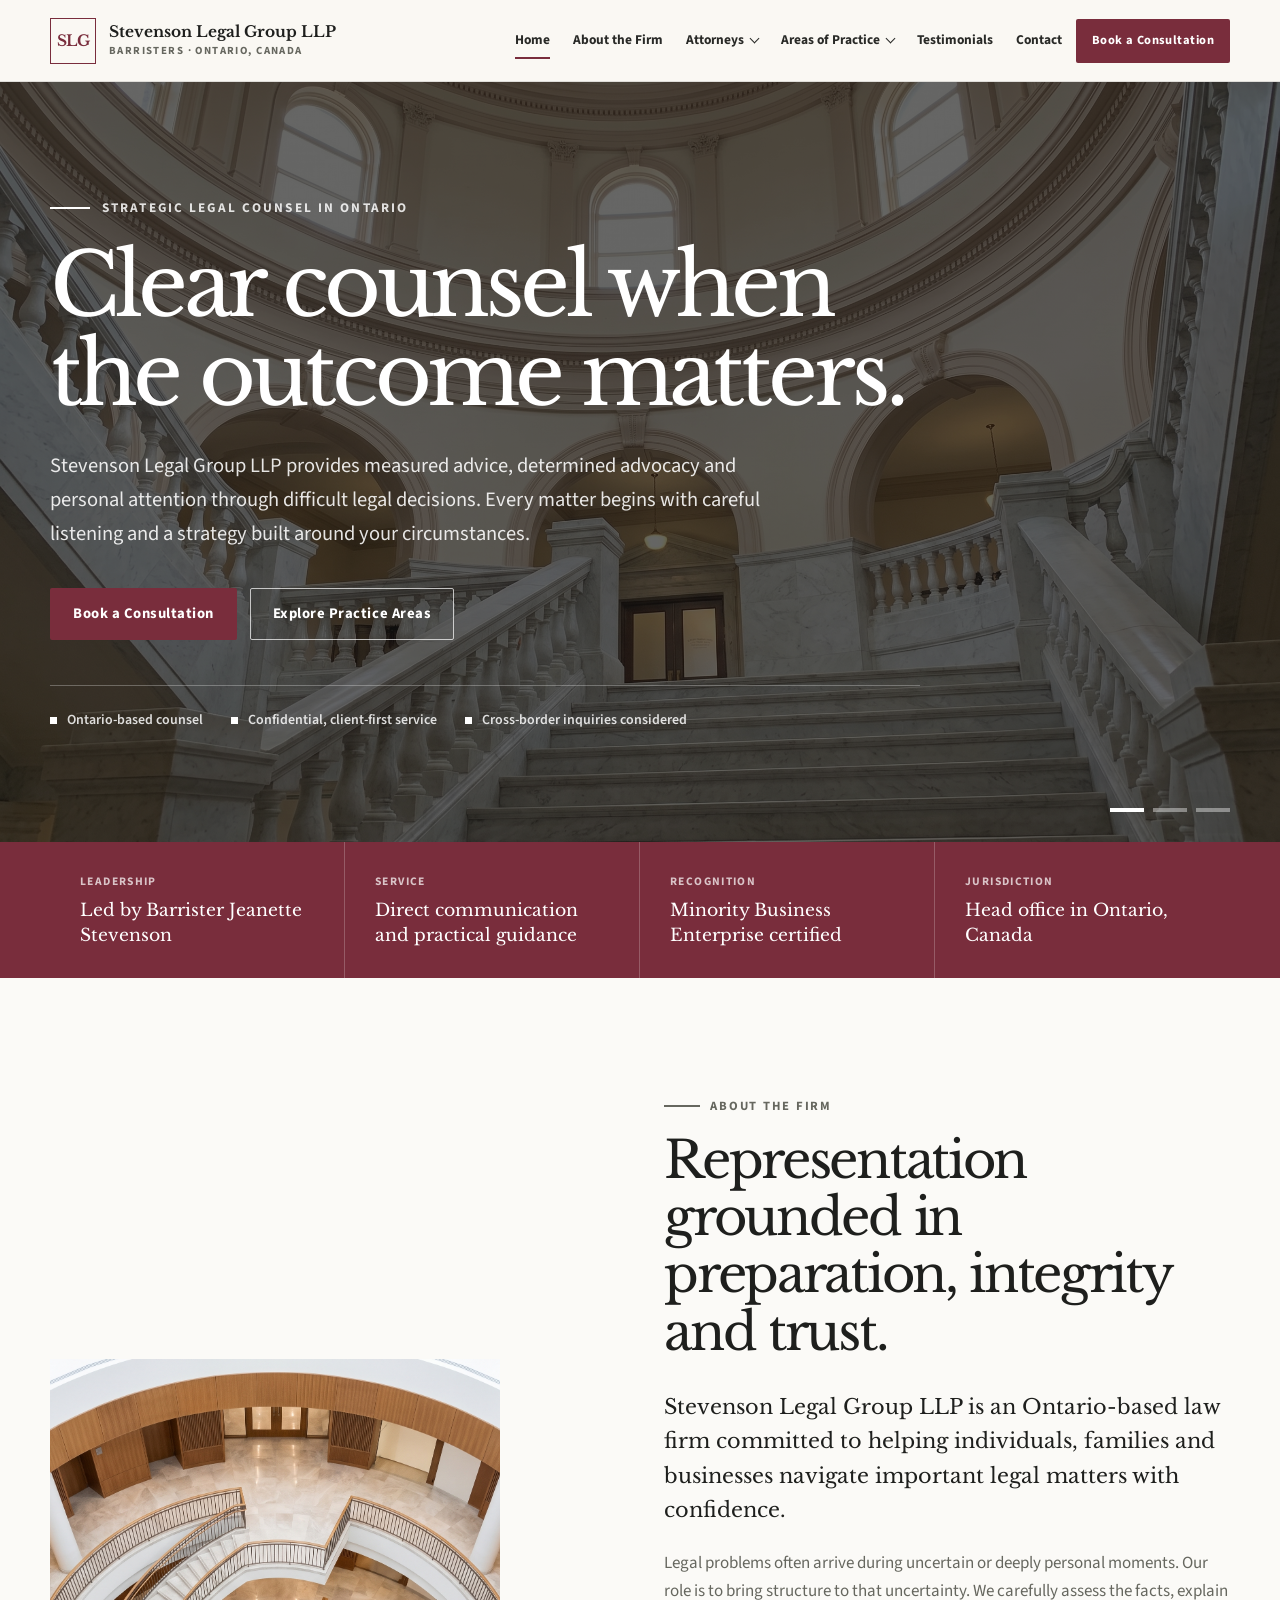
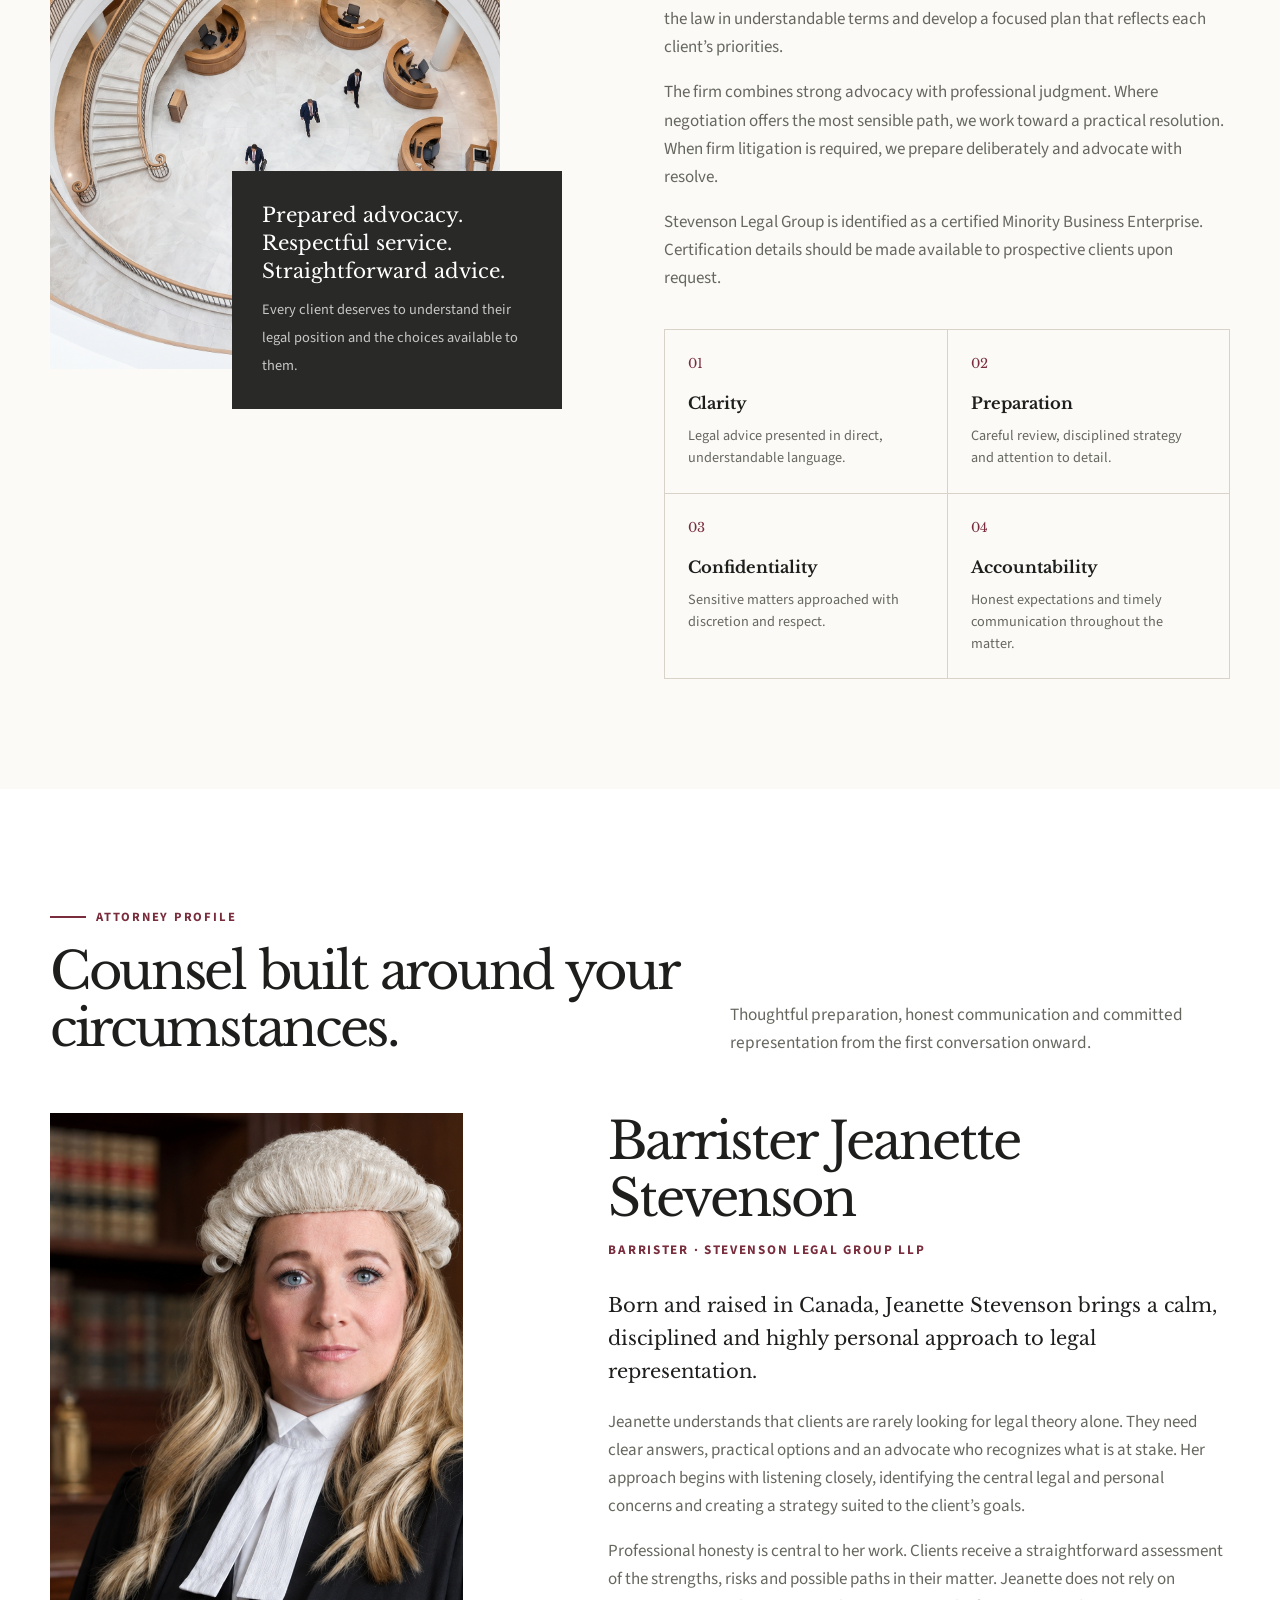
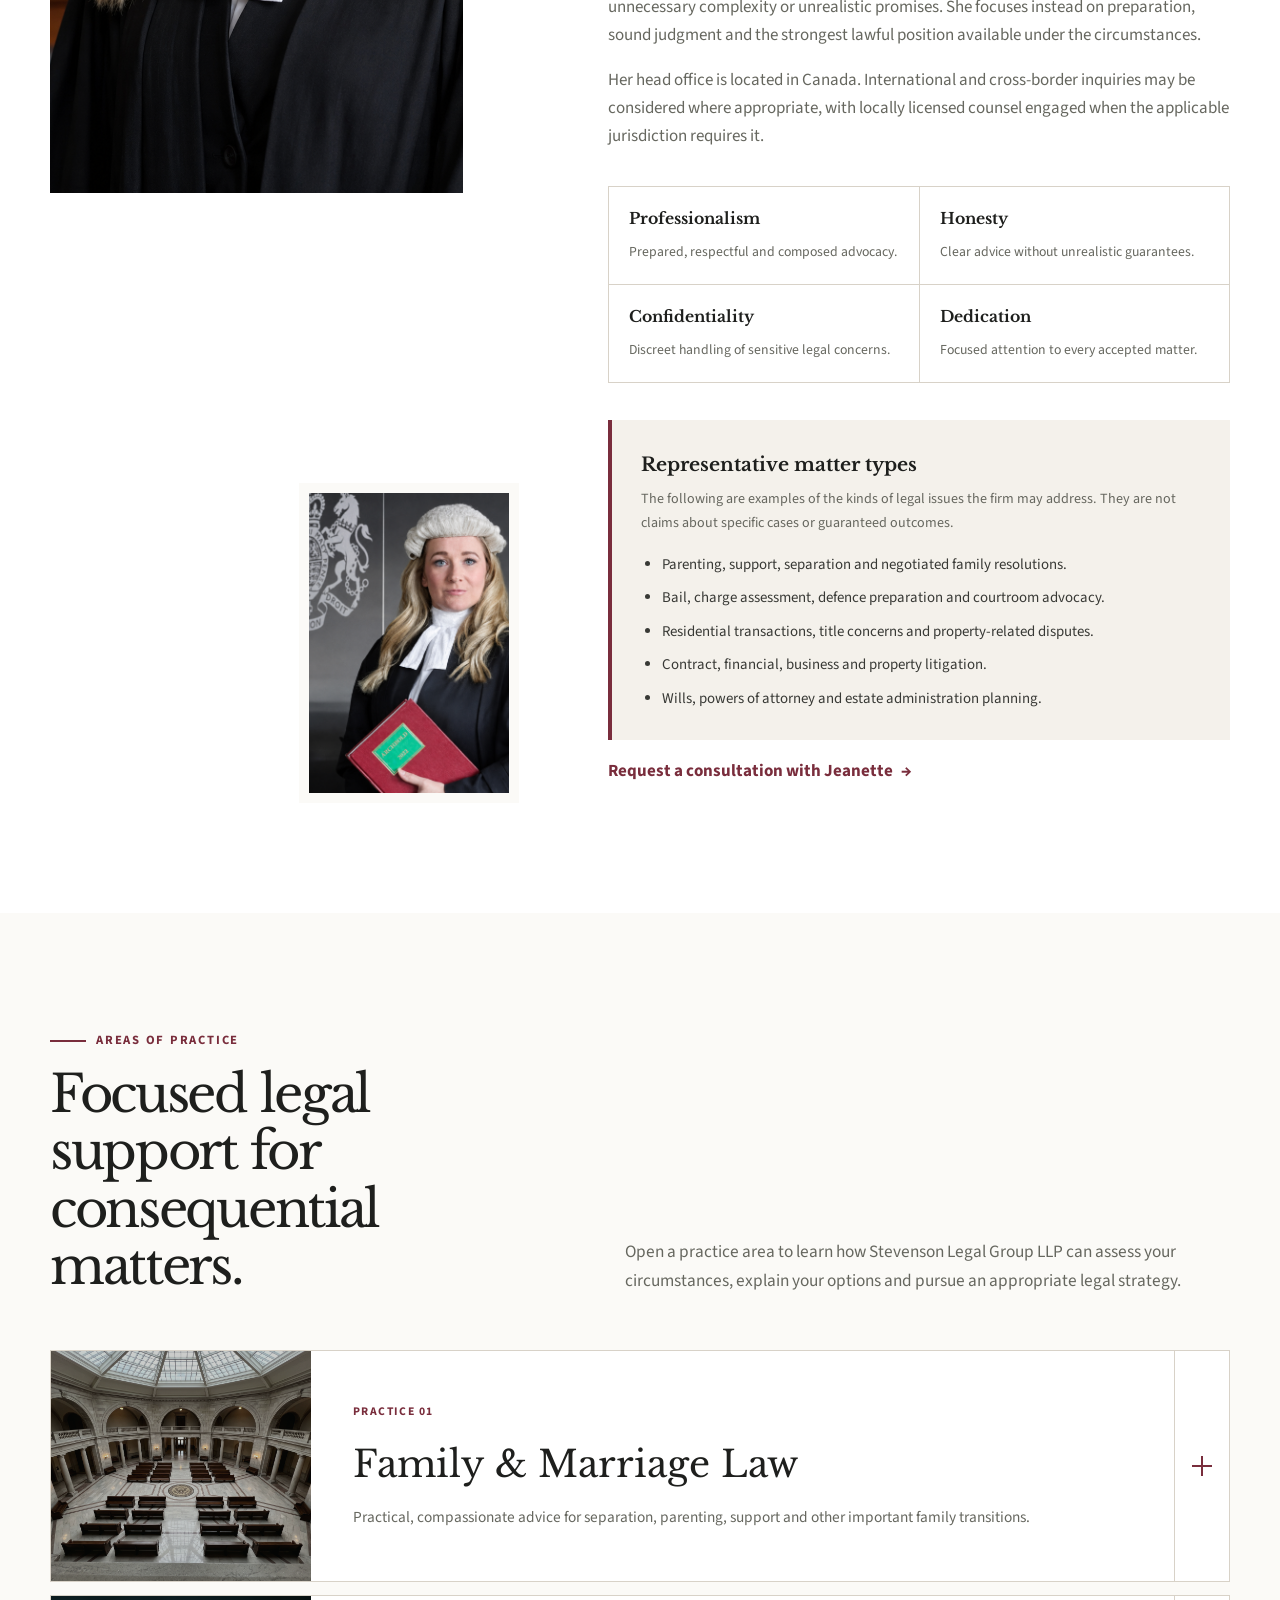
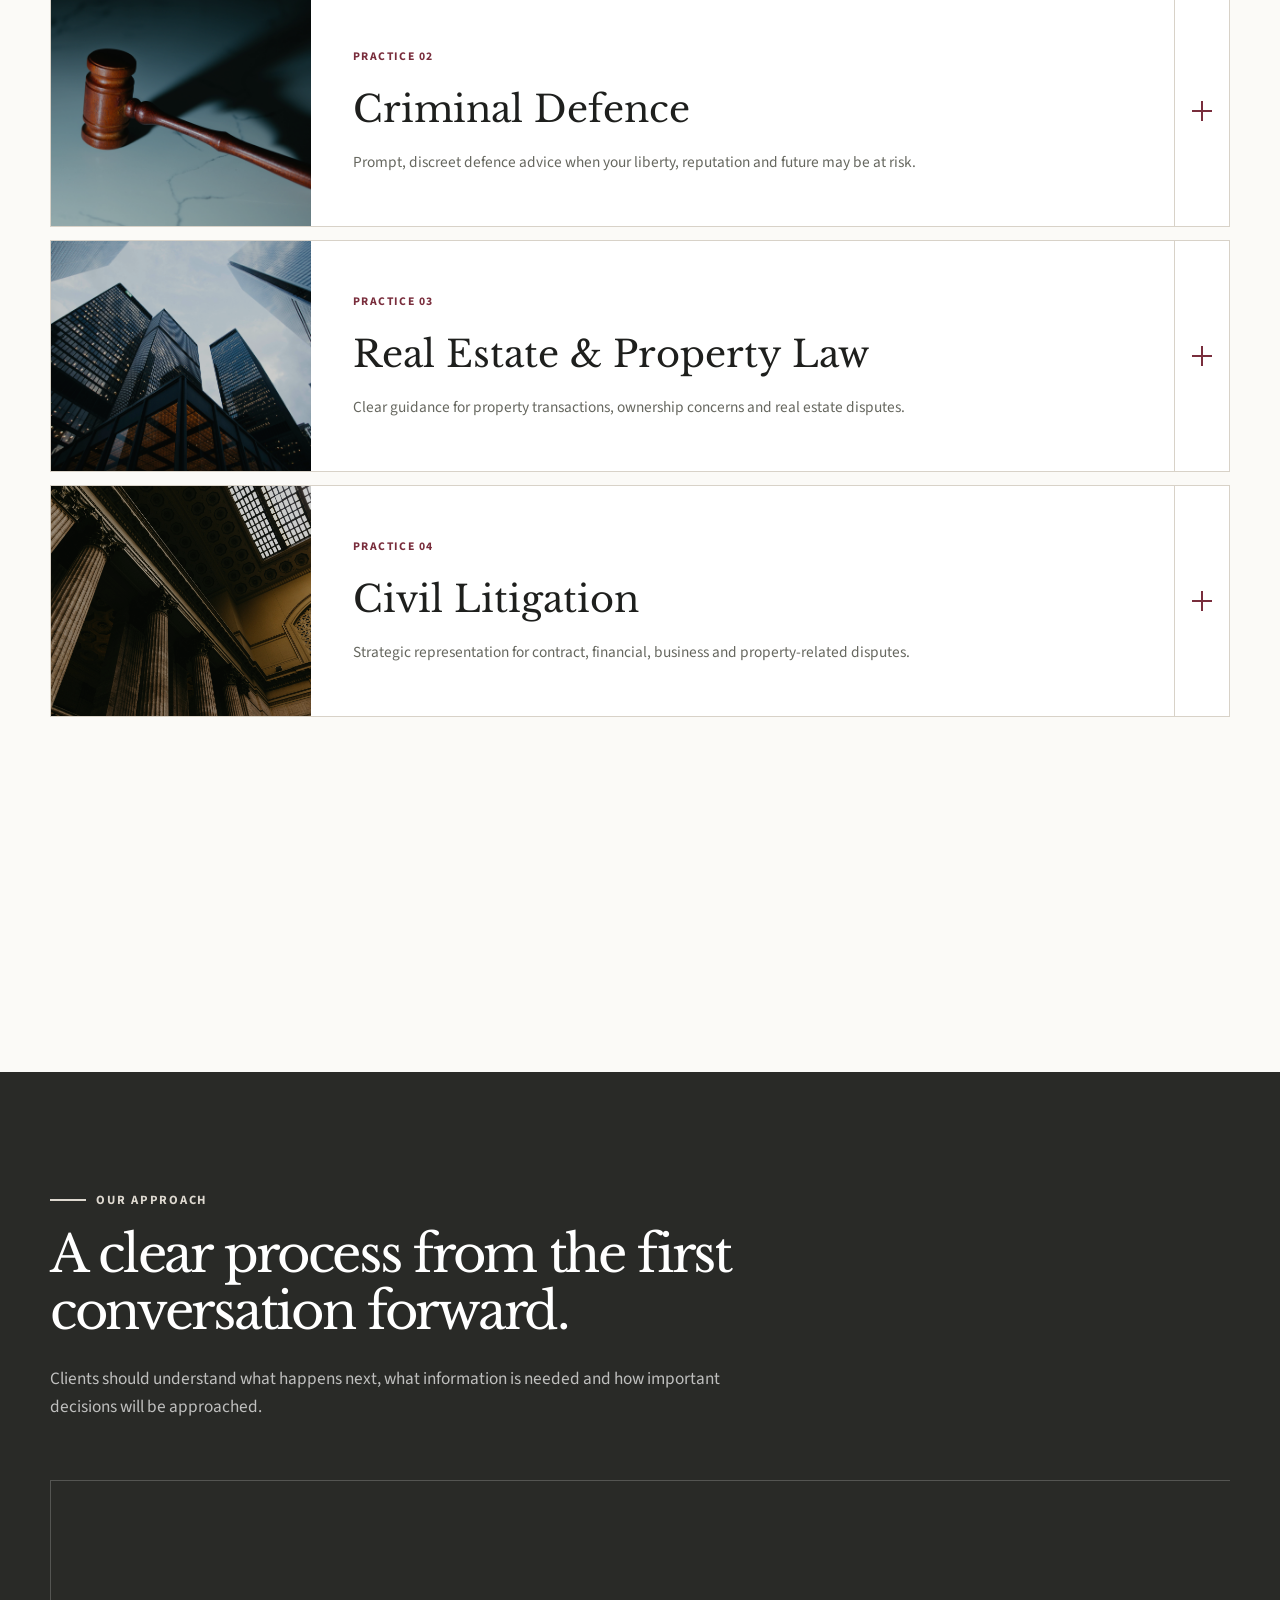
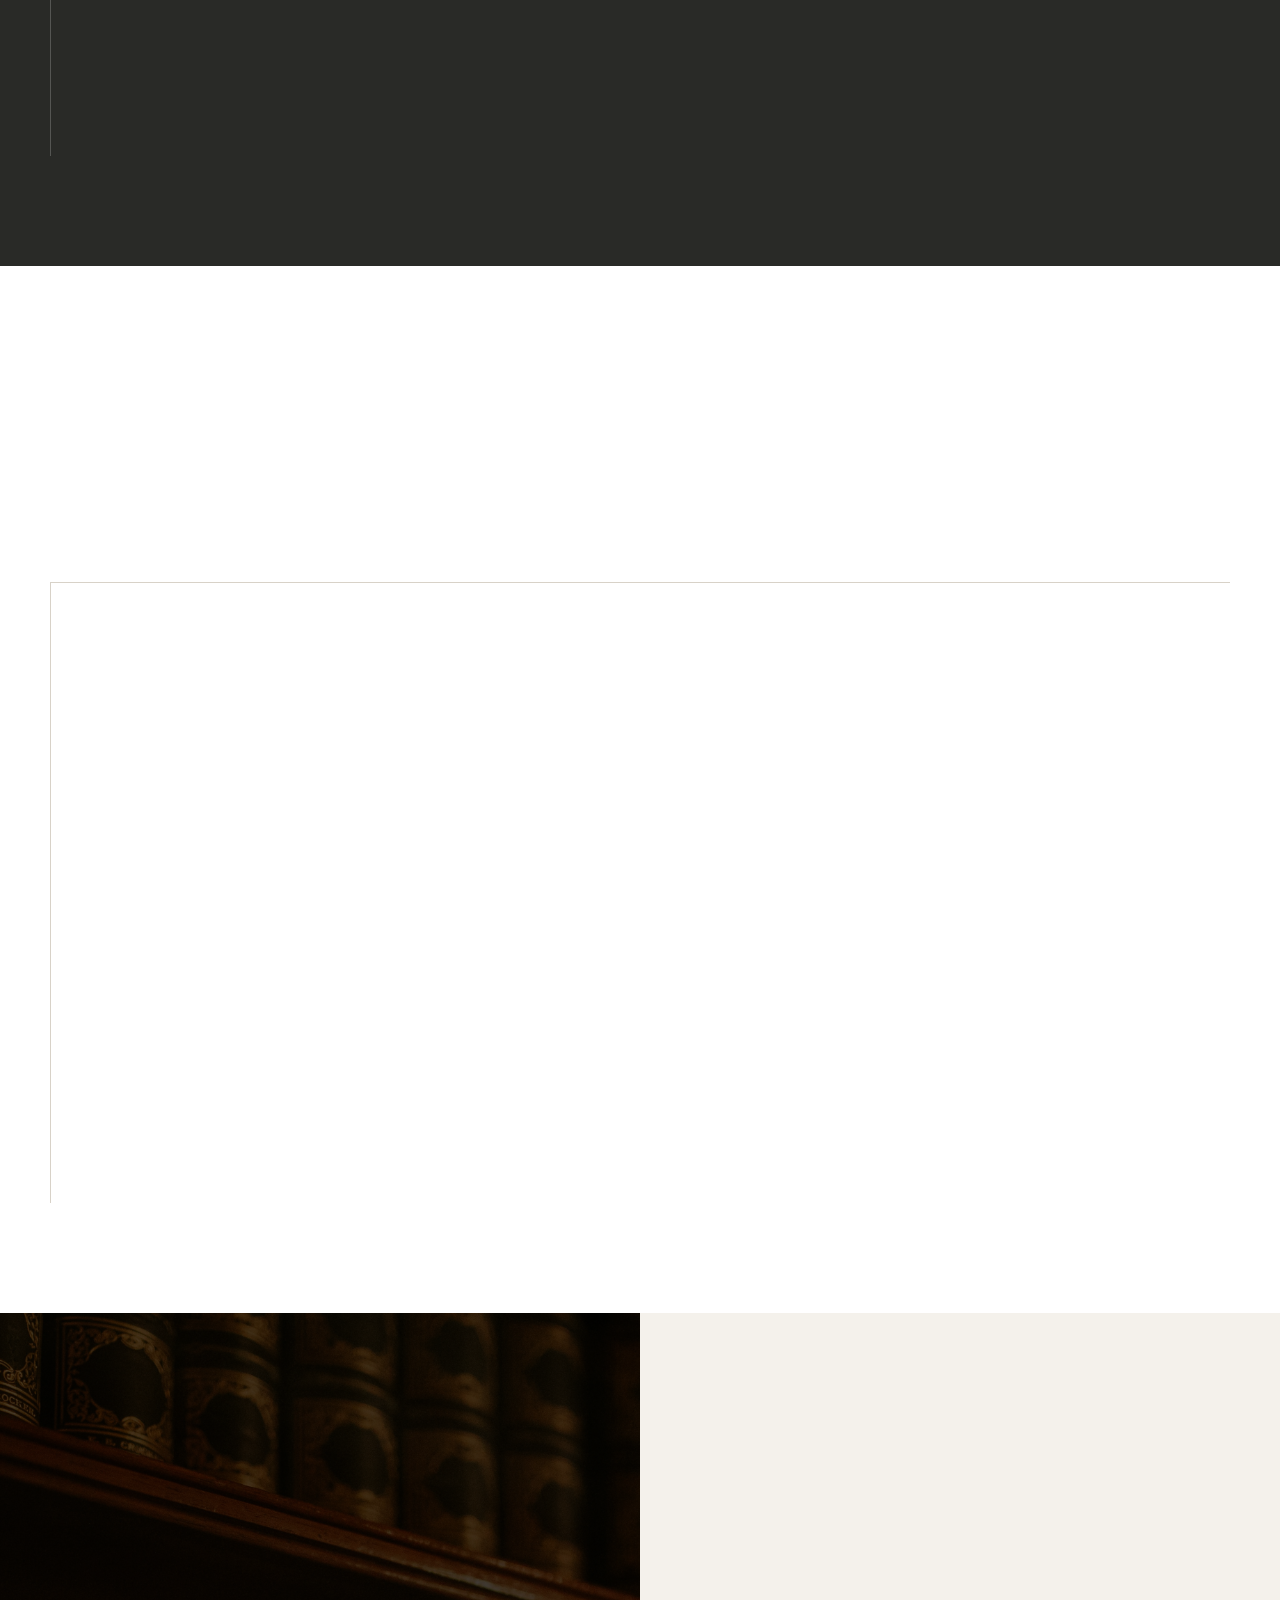
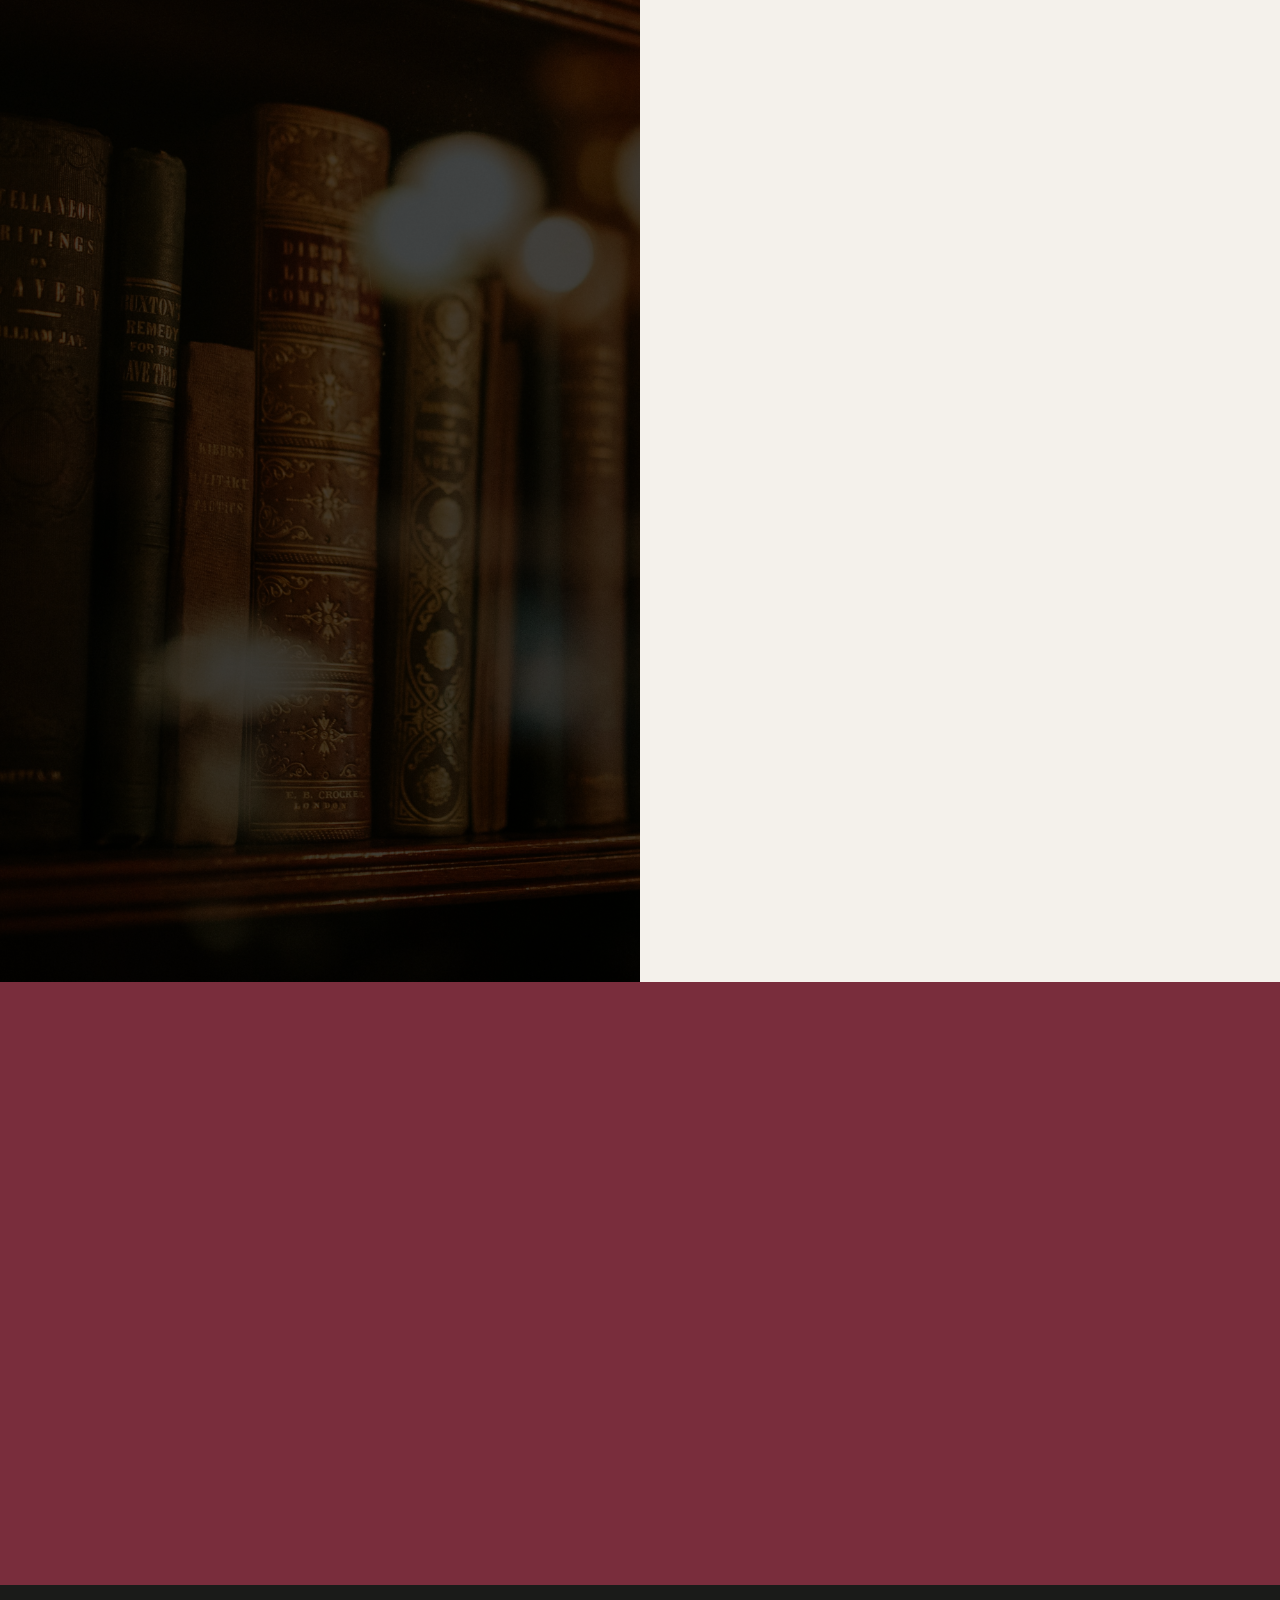
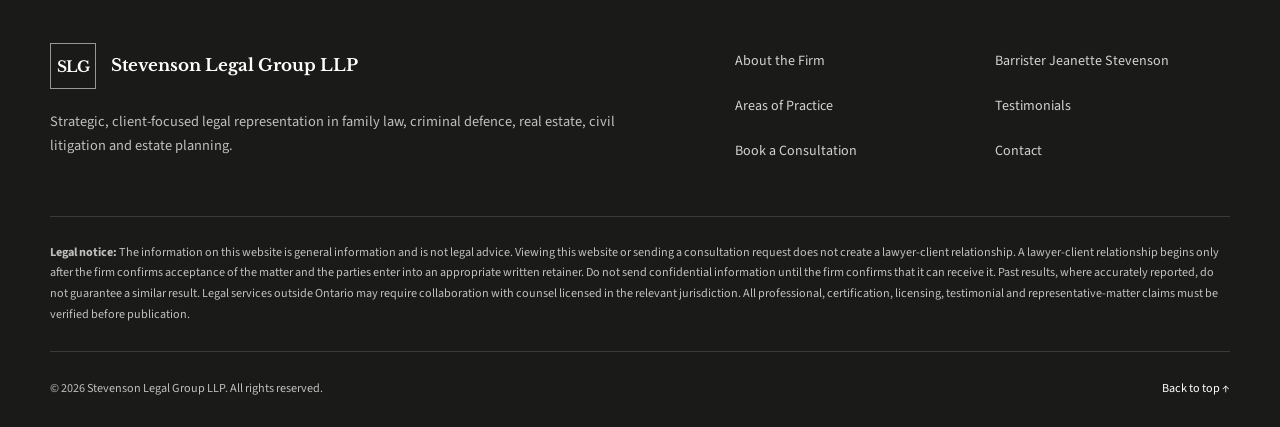
<file: index.home-backup.html>
<!DOCTYPE html>
<html lang="en-CA">
<head>
    <meta charset="UTF-8">

    <meta
        name="viewport"
        content="width=device-width, initial-scale=1, viewport-fit=cover"
    >

    <meta
        name="description"
        content="Stevenson Legal Group LLP provides thoughtful, strategic legal representation in family law, criminal defence, real estate, civil litigation and estate planning."
    >

    <meta name="theme-color" content="#f4f1eb">

    <title>Stevenson Legal Group LLP | Ontario Law Firm</title>

    <link rel="preconnect" href="https://fonts.googleapis.com">
    <link rel="preconnect" href="https://fonts.gstatic.com" crossorigin>

    <link
        href="https://fonts.googleapis.com/css2?family=Libre+Baskerville:wght@400;700&family=Source+Sans+3:wght@400;500;600;700&display=swap"
        rel="stylesheet"
    >

    <link
        rel="preload"
        as="image"
        href="assets/marble-stairs.jpg"
    >

    <link rel="stylesheet" href="style-final-v2.css">

    <script type="application/ld+json">
    {
        "@context": "https://schema.org",
        "@type": "LegalService",
        "name": "Stevenson Legal Group LLP",
        "description": "Ontario law firm providing services in family law, criminal defence, real estate, civil litigation and estate planning.",
        "areaServed": {
            "@type": "AdministrativeArea",
            "name": "Ontario, Canada"
        },
        "email": [
            "barristerjeanettestevenson@gmail.com",
            "barristerjeanettestevensonlw@gmail.com"
        ],
        "employee": {
            "@type": "Person",
            "name": "Jeanette Stevenson",
            "jobTitle": "Barrister"
        },
        "knowsAbout": [
            "Family and Marriage Law",
            "Criminal Defence",
            "Real Estate and Property Law",
            "Civil Litigation",
            "Estate Planning"
        ]
    }
    </script>
</head>

<body>
    <a class="skip-link" href="#main-content">Skip to main content</a>

    <header class="site-header" id="top">
        <div class="container header-inner">
            <a class="brand" href="#home" aria-label="Stevenson Legal Group home">
                <span class="brand-mark" aria-hidden="true">SLG</span>

                <span class="brand-copy">
                    <span class="brand-name">Stevenson Legal Group LLP</span>
                    <span class="brand-type">Barristers · Ontario, Canada</span>
                </span>
            </a>

            <button
                class="menu-toggle"
                type="button"
                aria-label="Open navigation"
                aria-controls="primary-navigation"
                aria-expanded="false"
            >
                <span class="menu-toggle-lines" aria-hidden="true"></span>
            </button>

            <nav
                class="primary-nav"
                id="primary-navigation"
                aria-label="Primary navigation"
            >
                <a class="nav-link is-active" href="#home">Home</a>
                <a class="nav-link" href="#about">About the Firm</a>

                <details class="nav-dropdown">
                    <summary>Attorneys</summary>

                    <div class="dropdown-menu">
                        <a href="#jeanette-stevenson">
                            Barrister Jeanette Stevenson
                        </a>
                    </div>
                </details>

                <details class="nav-dropdown">
                    <summary>Areas of Practice</summary>

                    <div class="dropdown-menu dropdown-menu--wide">
                        <a href="#family-law" data-practice="family-law">
                            Family &amp; Marriage Law
                        </a>

                        <a href="#criminal-defence" data-practice="criminal-defence">
                            Criminal Defence
                        </a>

                        <a href="#real-estate" data-practice="real-estate">
                            Real Estate &amp; Property Law
                        </a>

                        <a href="#civil-litigation" data-practice="civil-litigation">
                            Civil Litigation
                        </a>

                        <a href="#estate-planning" data-practice="estate-planning">
                            Estate Planning
                        </a>
                    </div>
                </details>

                <a class="nav-link" href="#testimonials">Testimonials</a>
                <a class="nav-link" href="#contact">Contact</a>

                <a class="button header-cta" href="#consultation">
                    Book a Consultation
                </a>
            </nav>
        </div>
    </header>

    <main id="main-content">
        <section class="hero" id="home" aria-labelledby="hero-title">
            <div class="hero-slides" aria-hidden="true">
                <div class="hero-slide is-active"></div>
                <div class="hero-slide"></div>
                <div class="hero-slide"></div>
            </div>

            <div class="hero-overlay" aria-hidden="true"></div>

            <div class="container hero-inner">
                <div class="hero-content">
                    <p class="hero-kicker">Strategic legal counsel in Ontario</p>

                    <h1 id="hero-title">
                        Clear counsel when the outcome matters.
                    </h1>

                    <p class="hero-description">
                        Stevenson Legal Group LLP provides measured advice,
                        determined advocacy and personal attention through
                        difficult legal decisions. Every matter begins with
                        careful listening and a strategy built around your
                        circumstances.
                    </p>

                    <div class="hero-actions">
                        <a class="button" href="#consultation">
                            Book a Consultation
                        </a>

                        <a class="button button--outline" href="#practice-areas">
                            Explore Practice Areas
                        </a>
                    </div>

                    <div class="hero-facts" aria-label="Firm highlights">
                        <span class="hero-fact">Ontario-based counsel</span>
                        <span class="hero-fact">Confidential, client-first service</span>
                        <span class="hero-fact">Cross-border inquiries considered</span>
                    </div>
                </div>
            </div>

            <div class="hero-controls" aria-label="Cover image controls">
                <div class="container hero-controls-inner">
                    <button
                        class="hero-dot is-active"
                        type="button"
                        aria-label="Show cover image 1"
                        aria-pressed="true"
                        data-slide="0"
                    ></button>

                    <button
                        class="hero-dot"
                        type="button"
                        aria-label="Show cover image 2"
                        aria-pressed="false"
                        data-slide="1"
                    ></button>

                    <button
                        class="hero-dot"
                        type="button"
                        aria-label="Show cover image 3"
                        aria-pressed="false"
                        data-slide="2"
                    ></button>
                </div>
            </div>
        </section>

        <section class="trust-strip" aria-label="Firm commitments">
            <div class="container trust-grid">
                <div class="trust-item">
                    <span class="trust-label">Leadership</span>
                    <span class="trust-value">
                        Led by Barrister Jeanette Stevenson
                    </span>
                </div>

                <div class="trust-item">
                    <span class="trust-label">Service</span>
                    <span class="trust-value">
                        Direct communication and practical guidance
                    </span>
                </div>

                <div class="trust-item">
                    <span class="trust-label">Recognition</span>
                    <span class="trust-value">
                        Minority Business Enterprise certified
                    </span>
                </div>

                <div class="trust-item">
                    <span class="trust-label">Jurisdiction</span>
                    <span class="trust-value">
                        Head office in Ontario, Canada
                    </span>
                </div>
            </div>
        </section>

        <section class="section section--light" id="about">
            <div class="container about-layout">
                <div class="about-image reveal">
                    <img
                        src="assets/modern-courthouse.jpg"
                        alt="Modern courthouse interior with curved staircase"
                        loading="lazy"
                    >

                    <div class="about-note">
                        <strong>
                            Prepared advocacy. Respectful service. Straightforward advice.
                        </strong>

                        <span>
                            Every client deserves to understand their legal position
                            and the choices available to them.
                        </span>
                    </div>
                </div>

                <div class="about-copy reveal">
                    <p class="eyebrow">About the Firm</p>

                    <h2 class="section-title">
                        Representation grounded in preparation, integrity and trust.
                    </h2>

                    <p class="lead">
                        Stevenson Legal Group LLP is an Ontario-based law firm
                        committed to helping individuals, families and businesses
                        navigate important legal matters with confidence.
                    </p>

                    <p>
                        Legal problems often arrive during uncertain or deeply
                        personal moments. Our role is to bring structure to that
                        uncertainty. We carefully assess the facts, explain the law
                        in understandable terms and develop a focused plan that
                        reflects each client’s priorities.
                    </p>

                    <p>
                        The firm combines strong advocacy with professional
                        judgment. Where negotiation offers the most sensible path,
                        we work toward a practical resolution. When firm litigation
                        is required, we prepare deliberately and advocate with
                        resolve.
                    </p>

                    <p>
                        Stevenson Legal Group is identified as a certified Minority
                        Business Enterprise. Certification details should be made
                        available to prospective clients upon request.
                    </p>

                    <div class="principles">
                        <article class="principle">
                            <span class="principle-number">01</span>
                            <h3>Clarity</h3>
                            <p>
                                Legal advice presented in direct, understandable
                                language.
                            </p>
                        </article>

                        <article class="principle">
                            <span class="principle-number">02</span>
                            <h3>Preparation</h3>
                            <p>
                                Careful review, disciplined strategy and attention
                                to detail.
                            </p>
                        </article>

                        <article class="principle">
                            <span class="principle-number">03</span>
                            <h3>Confidentiality</h3>
                            <p>
                                Sensitive matters approached with discretion and
                                respect.
                            </p>
                        </article>

                        <article class="principle">
                            <span class="principle-number">04</span>
                            <h3>Accountability</h3>
                            <p>
                                Honest expectations and timely communication
                                throughout the matter.
                            </p>
                        </article>
                    </div>
                </div>
            </div>
        </section>

        <section
            class="section section--white"
            id="jeanette-stevenson"
            aria-labelledby="attorney-title"
        >
            <div class="container">
                <div class="attorney-heading reveal">
                    <div>
                        <p class="eyebrow">Attorney Profile</p>

                        <h2 class="section-title" id="attorney-title">
                            Counsel built around your circumstances.
                        </h2>
                    </div>

                    <p class="section-intro">
                        Thoughtful preparation, honest communication and committed
                        representation from the first conversation onward.
                    </p>
                </div>

                <div class="attorney-layout">
                    <div class="attorney-images reveal">
                        <img
                            class="attorney-main-image"
                            src="assets/jeanette-library.jpg"
                            alt="Barrister Jeanette Stevenson in a law library"
                            loading="lazy"
                        >

                        <img
                            class="attorney-secondary-image"
                            src="assets/jeanette-archbold.jpg"
                            alt="Barrister Jeanette Stevenson holding a legal reference book"
                            loading="lazy"
                        >
                    </div>

                    <article class="attorney-copy reveal">
                        <h3 class="attorney-name">
                            Barrister Jeanette Stevenson
                        </h3>

                        <span class="attorney-role">
                            Barrister · Stevenson Legal Group LLP
                        </span>

                        <p class="attorney-lead">
                            Born and raised in Canada, Jeanette Stevenson brings a
                            calm, disciplined and highly personal approach to legal
                            representation.
                        </p>

                        <p>
                            Jeanette understands that clients are rarely looking
                            for legal theory alone. They need clear answers,
                            practical options and an advocate who recognizes what
                            is at stake. Her approach begins with listening closely,
                            identifying the central legal and personal concerns and
                            creating a strategy suited to the client’s goals.
                        </p>

                        <p>
                            Professional honesty is central to her work. Clients
                            receive a straightforward assessment of the strengths,
                            risks and possible paths in their matter. Jeanette does
                            not rely on unnecessary complexity or unrealistic
                            promises. She focuses instead on preparation, sound
                            judgment and the strongest lawful position available
                            under the circumstances.
                        </p>

                        <p>
                            Her head office is located in Canada. International and
                            cross-border inquiries may be considered where
                            appropriate, with locally licensed counsel engaged when
                            the applicable jurisdiction requires it.
                        </p>

                        <div class="attorney-values">
                            <div class="attorney-value">
                                <strong>Professionalism</strong>
                                <span>Prepared, respectful and composed advocacy.</span>
                            </div>

                            <div class="attorney-value">
                                <strong>Honesty</strong>
                                <span>Clear advice without unrealistic guarantees.</span>
                            </div>

                            <div class="attorney-value">
                                <strong>Confidentiality</strong>
                                <span>Discreet handling of sensitive legal concerns.</span>
                            </div>

                            <div class="attorney-value">
                                <strong>Dedication</strong>
                                <span>Focused attention to every accepted matter.</span>
                            </div>
                        </div>

                        <div class="matter-types">
                            <h3>Representative matter types</h3>

                            <p>
                                The following are examples of the kinds of legal
                                issues the firm may address. They are not claims
                                about specific cases or guaranteed outcomes.
                            </p>

                            <ul>
                                <li>
                                    Parenting, support, separation and negotiated
                                    family resolutions.
                                </li>

                                <li>
                                    Bail, charge assessment, defence preparation and
                                    courtroom advocacy.
                                </li>

                                <li>
                                    Residential transactions, title concerns and
                                    property-related disputes.
                                </li>

                                <li>
                                    Contract, financial, business and property
                                    litigation.
                                </li>

                                <li>
                                    Wills, powers of attorney and estate
                                    administration planning.
                                </li>
                            </ul>
                        </div>

                        <p>
                            <a class="text-link" href="#consultation">
                                Request a consultation with Jeanette
                            </a>
                        </p>
                    </article>
                </div>
            </div>
        </section>

        <section
            class="section section--light"
            id="practice-areas"
            aria-labelledby="practice-title"
        >
            <div class="container">
                <div class="practice-header reveal">
                    <div>
                        <p class="eyebrow">Areas of Practice</p>

                        <h2 class="section-title" id="practice-title">
                            Focused legal support for consequential matters.
                        </h2>
                    </div>

                    <p class="section-intro">
                        Open a practice area to learn how Stevenson Legal Group LLP
                        can assess your circumstances, explain your options and
                        pursue an appropriate legal strategy.
                    </p>
                </div>

                <div class="practice-list">
                    <details class="practice-card reveal" id="family-law">
                        <summary>
                            <span
                                class="practice-image"
                                role="img"
                                aria-label="Courthouse atrium"
                            ></span>

                            <span class="practice-summary-copy">
                                <span class="practice-number">Practice 01</span>
                                <h3>Family &amp; Marriage Law</h3>
                                <p>
                                    Practical, compassionate advice for separation,
                                    parenting, support and other important family
                                    transitions.
                                </p>
                            </span>

                            <span class="practice-toggle" aria-hidden="true"></span>
                        </summary>

                        <div class="practice-body">
                            <div>
                                <h4>
                                    Protecting your future while addressing what
                                    matters now
                                </h4>

                                <p>
                                    Family disputes can affect your children,
                                    finances, home and sense of stability. Stevenson
                                    Legal Group approaches these matters with care,
                                    discretion and a clear understanding that no two
                                    families are alike.
                                </p>

                                <p>
                                    The firm helps clients understand their legal
                                    rights and responsibilities, organize the
                                    information needed for informed decisions and
                                    evaluate negotiation, mediation and litigation
                                    options.
                                </p>

                                <ul>
                                    <li>Separation and divorce planning</li>
                                    <li>Parenting time and decision-making issues</li>
                                    <li>Child and spousal support concerns</li>
                                    <li>Property division and financial disclosure</li>
                                    <li>Marriage and separation agreements</li>
                                    <li>Urgent motions and protective legal steps</li>
                                </ul>
                            </div>

                            <aside class="practice-aside">
                                <strong>How the firm helps</strong>

                                <p>
                                    We identify the central legal issues, establish
                                    practical priorities and work toward a durable
                                    resolution while remaining prepared to litigate
                                    when necessary.
                                </p>

                                <a class="button button--light" href="#consultation">
                                    Discuss a Family Matter
                                </a>
                            </aside>
                        </div>
                    </details>

                    <details class="practice-card reveal" id="criminal-defence">
                        <summary>
                            <span
                                class="practice-image"
                                role="img"
                                aria-label="Wooden judicial gavel"
                            ></span>

                            <span class="practice-summary-copy">
                                <span class="practice-number">Practice 02</span>
                                <h3>Criminal Defence</h3>
                                <p>
                                    Prompt, discreet defence advice when your
                                    liberty, reputation and future may be at risk.
                                </p>
                            </span>

                            <span class="practice-toggle" aria-hidden="true"></span>
                        </summary>

                        <div class="practice-body">
                            <div>
                                <h4>
                                    Early preparation can shape the direction of a
                                    defence
                                </h4>

                                <p>
                                    Being investigated, arrested or charged can be
                                    overwhelming. It is important to understand the
                                    allegations, the court process and the decisions
                                    that may affect your case before taking action.
                                </p>

                                <p>
                                    Stevenson Legal Group examines the available
                                    evidence, procedural history and legal issues,
                                    while helping clients prepare for each stage of
                                    the process.
                                </p>

                                <ul>
                                    <li>Pre-charge and investigation advice</li>
                                    <li>Bail and release-related matters</li>
                                    <li>Evidence and disclosure review</li>
                                    <li>Charter and procedural issues</li>
                                    <li>Negotiation and resolution discussions</li>
                                    <li>Trial preparation and courtroom advocacy</li>
                                </ul>
                            </div>

                            <aside class="practice-aside">
                                <strong>How the firm helps</strong>

                                <p>
                                    We respond promptly, preserve confidentiality,
                                    test the prosecution’s position and prepare a
                                    defence based on the evidence and applicable law.
                                </p>

                                <a class="button button--light" href="#consultation">
                                    Request Defence Counsel
                                </a>
                            </aside>
                        </div>
                    </details>

                    <details class="practice-card reveal" id="real-estate">
                        <summary>
                            <span
                                class="practice-image"
                                role="img"
                                aria-label="Commercial buildings viewed from below"
                            ></span>

                            <span class="practice-summary-copy">
                                <span class="practice-number">Practice 03</span>
                                <h3>Real Estate &amp; Property Law</h3>
                                <p>
                                    Clear guidance for property transactions,
                                    ownership concerns and real estate disputes.
                                </p>
                            </span>

                            <span class="practice-toggle" aria-hidden="true"></span>
                        </summary>

                        <div class="practice-body">
                            <div>
                                <h4>
                                    Protecting the legal and financial value of your
                                    property decisions
                                </h4>

                                <p>
                                    Real estate matters involve important deadlines,
                                    detailed documents and significant financial
                                    commitments. A careful legal review can identify
                                    issues before they develop into costly disputes.
                                </p>

                                <p>
                                    Stevenson Legal Group assists with transaction
                                    planning, document review and disputes involving
                                    ownership, contracts, boundaries and other
                                    property interests.
                                </p>

                                <ul>
                                    <li>Residential purchase and sale matters</li>
                                    <li>Agreement and document review</li>
                                    <li>Title and ownership concerns</li>
                                    <li>Co-ownership and partition disputes</li>
                                    <li>Boundary, access and easement issues</li>
                                    <li>Failed transactions and contract disputes</li>
                                </ul>
                            </div>

                            <aside class="practice-aside">
                                <strong>How the firm helps</strong>

                                <p>
                                    We review the legal structure of the transaction
                                    or dispute, identify exposure and seek a practical
                                    path that protects the client’s property interest.
                                </p>

                                <a class="button button--light" href="#consultation">
                                    Discuss a Property Matter
                                </a>
                            </aside>
                        </div>
                    </details>

                    <details class="practice-card reveal" id="civil-litigation">
                        <summary>
                            <span
                                class="practice-image"
                                role="img"
                                aria-label="Traditional courthouse columns"
                            ></span>

                            <span class="practice-summary-copy">
                                <span class="practice-number">Practice 04</span>
                                <h3>Civil Litigation</h3>
                                <p>
                                    Strategic representation for contract, financial,
                                    business and property-related disputes.
                                </p>
                            </span>

                            <span class="practice-toggle" aria-hidden="true"></span>
                        </summary>

                        <div class="practice-body">
                            <div>
                                <h4>
                                    A disciplined strategy for resolving serious
                                    disputes
                                </h4>

                                <p>
                                    Litigation requires more than filing documents.
                                    It requires a clear theory of the case, reliable
                                    evidence, realistic risk assessment and a plan
                                    for each stage of the proceeding.
                                </p>

                                <p>
                                    Stevenson Legal Group evaluates the legal and
                                    commercial considerations affecting the dispute,
                                    including cost, timing, evidence, enforceability
                                    and settlement opportunities.
                                </p>

                                <ul>
                                    <li>Contract and payment disputes</li>
                                    <li>Business and commercial claims</li>
                                    <li>Property-related litigation</li>
                                    <li>Negligence and financial loss claims</li>
                                    <li>Demand letters and settlement negotiation</li>
                                    <li>Motions, hearings and trial preparation</li>
                                </ul>
                            </div>

                            <aside class="practice-aside">
                                <strong>How the firm helps</strong>

                                <p>
                                    We identify the strongest available arguments,
                                    build the evidence carefully and pursue a
                                    proportionate resolution through negotiation or
                                    litigation.
                                </p>

                                <a class="button button--light" href="#consultation">
                                    Discuss a Civil Dispute
                                </a>
                            </aside>
                        </div>
                    </details>

                    <details class="practice-card reveal" id="estate-planning">
                        <summary>
                            <span
                                class="practice-image"
                                role="img"
                                aria-label="Shelves of legal books"
                            ></span>

                            <span class="practice-summary-copy">
                                <span class="practice-number">Practice 05</span>
                                <h3>Estate Planning</h3>
                                <p>
                                    Thoughtful planning to protect your instructions,
                                    your family and the administration of your estate.
                                </p>
                            </span>

                            <span class="practice-toggle" aria-hidden="true"></span>
                        </summary>

                        <div class="practice-body">
                            <div>
                                <h4>
                                    Clear documents for important personal decisions
                                </h4>

                                <p>
                                    A well-considered estate plan can help reduce
                                    uncertainty, protect intended beneficiaries and
                                    provide guidance to the people responsible for
                                    carrying out your wishes.
                                </p>

                                <p>
                                    Stevenson Legal Group helps clients consider
                                    family circumstances, assets, decision-making
                                    needs and administration concerns before
                                    preparing or updating estate documents.
                                </p>

                                <ul>
                                    <li>Wills and estate-planning reviews</li>
                                    <li>Powers of attorney</li>
                                    <li>Executor and trustee considerations</li>
                                    <li>Beneficiary and family planning concerns</li>
                                    <li>Estate administration guidance</li>
                                    <li>Planning after major life changes</li>
                                </ul>
                            </div>

                            <aside class="practice-aside">
                                <strong>How the firm helps</strong>

                                <p>
                                    We translate your instructions into clear legal
                                    documents and identify issues that could otherwise
                                    create confusion or conflict.
                                </p>

                                <a class="button button--light" href="#consultation">
                                    Plan Your Estate
                                </a>
                            </aside>
                        </div>
                    </details>
                </div>
            </div>
        </section>

        <section class="section process" aria-labelledby="process-title">
            <div class="container">
                <p class="eyebrow">Our Approach</p>

                <h2 class="section-title" id="process-title">
                    A clear process from the first conversation forward.
                </h2>

                <p class="section-intro">
                    Clients should understand what happens next, what information
                    is needed and how important decisions will be approached.
                </p>

                <div class="process-grid">
                    <article class="process-step reveal">
                        <span>01</span>
                        <h3>Initial consultation</h3>
                        <p>
                            We listen to your concerns, identify urgent issues and
                            determine whether the firm can assist.
                        </p>
                    </article>

                    <article class="process-step reveal">
                        <span>02</span>
                        <h3>Legal assessment</h3>
                        <p>
                            Relevant facts, documents, deadlines, risks and legal
                            options are reviewed carefully.
                        </p>
                    </article>

                    <article class="process-step reveal">
                        <span>03</span>
                        <h3>Focused strategy</h3>
                        <p>
                            A practical plan is developed around your objectives,
                            available evidence and legal position.
                        </p>
                    </article>

                    <article class="process-step reveal">
                        <span>04</span>
                        <h3>Committed advocacy</h3>
                        <p>
                            The strategy is advanced through negotiation,
                            documentation or litigation as appropriate.
                        </p>
                    </article>
                </div>
            </div>
        </section>

        <section
            class="section section--white"
            id="testimonials"
            aria-labelledby="testimonial-title"
        >
            <div class="container">
                <div class="testimonial-heading reveal">
                    <div>
                        <p class="eyebrow">Testimonials</p>

                        <h2 class="section-title" id="testimonial-title">
                            A client experience built on clarity and care.
                        </h2>
                    </div>

                    <div class="draft-notice">
                        Our clients' experiences reflect our commitment to excellence,
                        professionalism, and exceptional service. Explore their
                        testimonials to see how our expertise, dedication, and
                        personalized approach have consistently exceeded expectations.
                    </div>
                </div>

                <div class="testimonial-grid">
                    <article class="testimonial reveal">
                        <div>
                            <span class="quote-mark" aria-hidden="true">“</span>

                            <blockquote>
                                Jeanette explained every stage clearly and helped me
                                approach a stressful family matter with confidence.
                            </blockquote>
                        </div>

                        <footer>
                            <span class="testimonial-name">Maya</span>
                        </footer>
                    </article>

                    <article class="testimonial reveal">
                        <div>
                            <span class="quote-mark" aria-hidden="true">“</span>

                            <blockquote>
                                I appreciated the honesty, careful preparation and
                                timely communication throughout my matter.
                            </blockquote>
                        </div>

                        <footer>
                            <span class="testimonial-name">Daniel</span>
                        </footer>
                    </article>

                    <article class="testimonial reveal">
                        <div>
                            <span class="quote-mark" aria-hidden="true">“</span>

                            <blockquote>
                                The firm brought structure to a complicated dispute
                                and made sure I understood the available options.
                            </blockquote>
                        </div>

                        <footer>
                            <span class="testimonial-name">Priya</span>
                        </footer>
                    </article>

                    <article class="testimonial reveal">
                        <div>
                            <span class="quote-mark" aria-hidden="true">“</span>

                            <blockquote>
                                Jeanette was calm, prepared and respectful. I never
                                felt that my concerns were being overlooked.
                            </blockquote>
                        </div>

                        <footer>
                            <span class="testimonial-name">Simone</span>
                        </footer>
                    </article>

                    <article class="testimonial reveal">
                        <div>
                            <span class="quote-mark" aria-hidden="true">“</span>

                            <blockquote>
                                The advice was direct and practical. I knew what to
                                expect and what information was needed from me.
                            </blockquote>
                        </div>

                        <footer>
                            <span class="testimonial-name">Adrian</span>
                        </footer>
                    </article>

                    <article class="testimonial reveal">
                        <div>
                            <span class="quote-mark" aria-hidden="true">“</span>

                            <blockquote>
                                I felt supported from the consultation onward. The
                                firm treated my situation with care and discretion.
                            </blockquote>
                        </div>

                        <footer>
                            <span class="testimonial-name">Elena</span>
                        </footer>
                    </article>
                </div>
            </div>
        </section>

        <section
            class="section consultation"
            id="consultation"
            aria-labelledby="consultation-title"
        >
            <div class="container consultation-layout">
                <div class="consultation-copy reveal">
                    <p class="eyebrow">Book a Consultation</p>

                    <h2 class="section-title" id="consultation-title">
                        Begin with a confidential conversation.
                    </h2>

                    <p>
                        Tell the firm how to contact you and provide a brief,
                        non-confidential description of the legal assistance you
                        are seeking.
                    </p>

                    <ul class="consultation-points">
                        <li>
                            Completing this form does not create a lawyer-client
                            relationship.
                        </li>

                        <li>
                            Representation begins only after conflicts and
                            eligibility checks and a written retainer.
                        </li>

                        <li>
                            Do not include confidential evidence, passwords,
                            financial account information or sensitive documents.
                        </li>
                    </ul>
                </div>

                <div class="consultation-form-wrap reveal">
                    <h3>Consultation request</h3>

                    <p class="form-intro">
                        Required fields are marked with an asterisk.
                    </p>

                    <form id="consultation-form" novalidate>
                        <div class="form-grid">
                            <div class="form-field">
                                <label for="full-name">
                                    Full name <span class="required">*</span>
                                </label>

                                <input
                                    id="full-name"
                                    name="fullName"
                                    type="text"
                                    autocomplete="name"
                                    required
                                >
                            </div>

                            <div class="form-field">
                                <label for="email">
                                    Email address <span class="required">*</span>
                                </label>

                                <input
                                    id="email"
                                    name="email"
                                    type="email"
                                    autocomplete="email"
                                    required
                                >
                            </div>

                            <div class="form-field">
                                <label for="phone">Phone number</label>

                                <input
                                    id="phone"
                                    name="phone"
                                    type="tel"
                                    autocomplete="tel"
                                >
                            </div>

                            <div class="form-field">
                                <label for="contact-method">
                                    Preferred contact method
                                </label>

                                <select id="contact-method" name="contactMethod">
                                    <option value="Email">Email</option>
<option value="Telephone">Telephone</option>
                                </select>
                            </div>

                            <div class="form-field">
                                <label for="service">
                                    Legal service <span class="required">*</span>
                                </label>

                                <select id="service" name="service" required>
                                    <option value="">Select a practice area</option>
                                    <option value="Family & Marriage Law">
                                        Family &amp; Marriage Law
                                    </option>
                                    <option value="Criminal Defence">
                                        Criminal Defence
                                    </option>
                                    <option value="Real Estate & Property Law">
                                        Real Estate &amp; Property Law
                                    </option>
                                    <option value="Civil Litigation">
                                        Civil Litigation
                                    </option>
                                    <option value="Estate Planning">
                                        Estate Planning
                                    </option>
                                </select>
                            </div>

                            <div class="form-field">
                                <label for="location">
                                    Province, territory or country
                                </label>

                                <input
                                    id="location"
                                    name="location"
                                    type="text"
                                    autocomplete="country-name"
                                    placeholder="Ontario, Canada"
                                >
                            </div>

                            <div class="form-field">
                                <label for="preferred-date">
                                    Preferred consultation date
                                </label>

                                <input
                                    id="preferred-date"
                                    name="preferredDate"
                                    type="date"
                                >
                            </div>

                            <div class="form-field">
                                <label for="preferred-time">
                                    Preferred time
                                </label>

                                <select id="preferred-time" name="preferredTime">
                                    <option value="No preference">
                                        No preference
                                    </option>
                                    <option value="Morning">Morning</option>
                                    <option value="Afternoon">Afternoon</option>
                                    <option value="Evening">Evening</option>
                                </select>
                            </div>

                            <div class="form-field form-field--full">
                                <label for="summary">
                                    Brief, non-confidential summary
                                    <span class="required">*</span>
                                </label>

                                <textarea
                                    id="summary"
                                    name="summary"
                                    maxlength="1500"
                                    required
                                    placeholder="Briefly describe the type of assistance you are seeking. Do not include confidential documents or sensitive account information."
                                ></textarea>
                            </div>

                            <div class="checkbox-field form-field--full">
                                <input
                                    id="consent"
                                    name="consent"
                                    type="checkbox"
                                    required
                                >

                                <label for="consent">
                                    I understand that submitting this request does
                                    not create a lawyer-client relationship and that
                                    the firm must confirm whether it can accept the
                                    matter.
                                </label>
                            </div>
                        </div>

                        <div class="form-actions">
                            <button class="button" type="submit">
                                Book Now
                            </button>

                            <span
                                class="form-status"
                                id="form-status"
                                role="status"
                                aria-live="polite"
                            ></span>
                        </div>

                        <p class="form-privacy">
                            Pressing “Book Now” sends the completed consultation details to the firm’s Consultation Google Sheet. After submission, the form is cleared and a confirmation pop-up appears.
                        </p>
                    </form>
                </div>
            </div>
        </section>

        <section
            class="section contact"
            id="contact"
            aria-labelledby="contact-title"
        >
            <div class="container contact-layout">
                <div class="contact-copy reveal">
                    <p class="eyebrow">Contact</p>

                    <h2 class="section-title" id="contact-title">
                        Contact Stevenson Legal Group LLP.
                    </h2>

                    <p>
                        For a new legal inquiry, use the consultation form or
                        contact the firm using one of the options provided. Avoid
                        sending confidential documents until the firm confirms that
                        it can consider or accept your matter.
                    </p>
</div>

                <div class="contact-list reveal">
                    <div class="contact-row">
                        <span class="contact-row-label">Head office</span>

                        <span class="contact-row-value">
                            Ontario, Canada
                        </span>
                    </div>
<div class="contact-row">
                        <span class="contact-row-label">Email</span>

                        <span class="contact-row-value">
                            <a href="mailto:barristerjeanettestevenson@gmail.com">
                                barristerjeanettestevenson@gmail.com
                            </a>
                        </span>
                    </div>

                    <div class="contact-row">
                        <span class="contact-row-label">Alternate email</span>

                        <span class="contact-row-value">
                            <a href="mailto:barristerjeanettestevensonlw@gmail.com">
                                barristerjeanettestevensonlw@gmail.com
                            </a>
                        </span>
                    </div>

                    <div class="contact-row">
                        <span class="contact-row-label">Consultations</span>

                        <span class="contact-row-value">
                            By appointment
                        </span>
                    </div>
                </div>
            </div>
        </section>
    </main>

    <footer class="site-footer">
        <div class="container">
            <div class="footer-top">
                <div>
                    <div class="footer-brand">
                        <span class="brand-mark" aria-hidden="true">SLG</span>
                        <strong>Stevenson Legal Group LLP</strong>
                    </div>

                    <p class="footer-description">
                        Strategic, client-focused legal representation in family
                        law, criminal defence, real estate, civil litigation and
                        estate planning.
                    </p>
                </div>

                <nav class="footer-links" aria-label="Footer navigation">
                    <a href="#about">About the Firm</a>
                    <a href="#jeanette-stevenson">Barrister Jeanette Stevenson</a>
                    <a href="#practice-areas">Areas of Practice</a>
                    <a href="#testimonials">Testimonials</a>
                    <a href="#consultation">Book a Consultation</a>
                    <a href="#contact">Contact</a>
                </nav>
            </div>

            <div class="footer-disclaimer">
                <strong>Legal notice:</strong>
                The information on this website is general information and is not
                legal advice. Viewing this website or sending a consultation
                request does not create a lawyer-client relationship. A
                lawyer-client relationship begins only after the firm confirms
                acceptance of the matter and the parties enter into an appropriate
                written retainer. Do not send confidential information until the
                firm confirms that it can receive it. Past results, where
                accurately reported, do not guarantee a similar result. Legal
                services outside Ontario may require collaboration with counsel
                licensed in the relevant jurisdiction. All professional,
                certification, licensing, testimonial and representative-matter
                claims must be verified before publication.
            </div>

            <div class="footer-bottom">
                <span>
                    © <span id="current-year"></span>
                    Stevenson Legal Group LLP. All rights reserved.
                </span>

                <a class="back-to-top" href="#top">
                    Back to top ↑
                </a>
            </div>
        </div>
    </footer>

    <div
        class="toast"
        id="toast"
        role="status"
        aria-live="polite"
        aria-atomic="true"
    ></div>

    <script src="script-google-sheet-v1.js"></script>
</body>
</html>
</file>
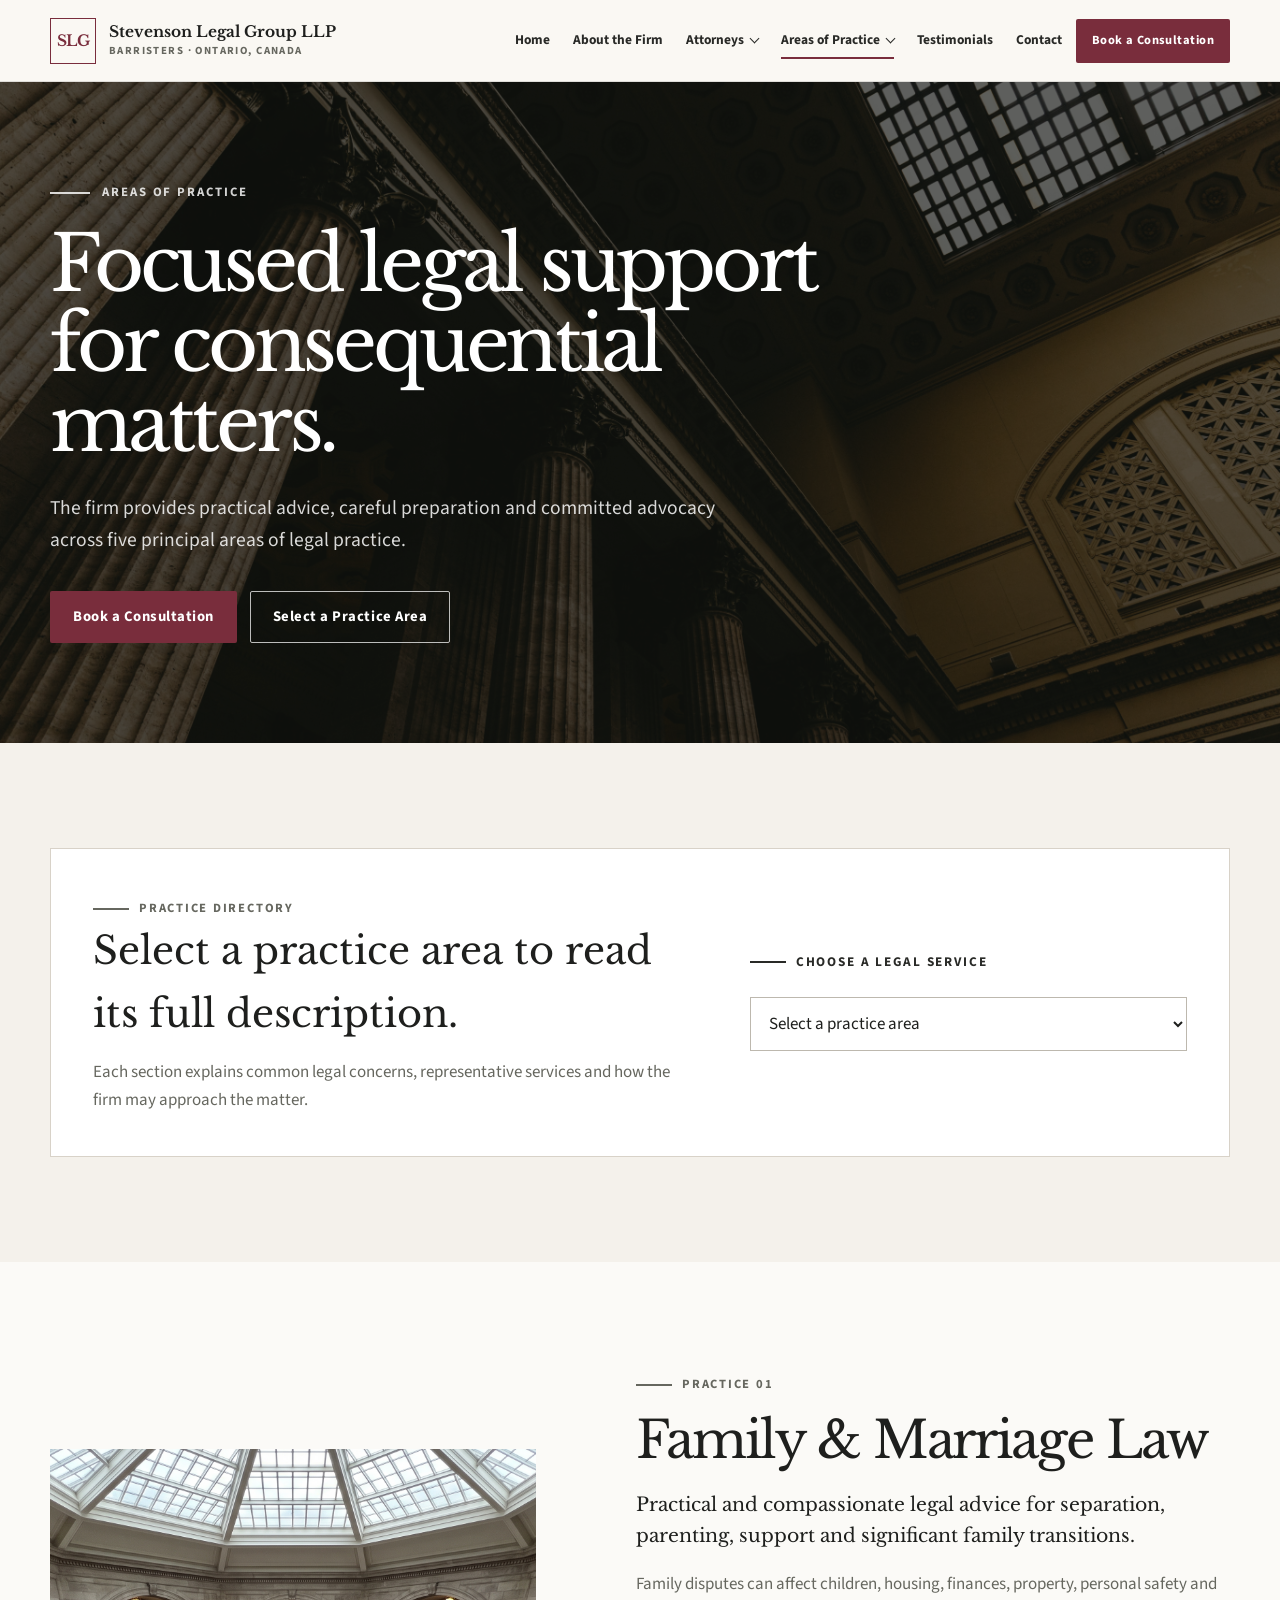
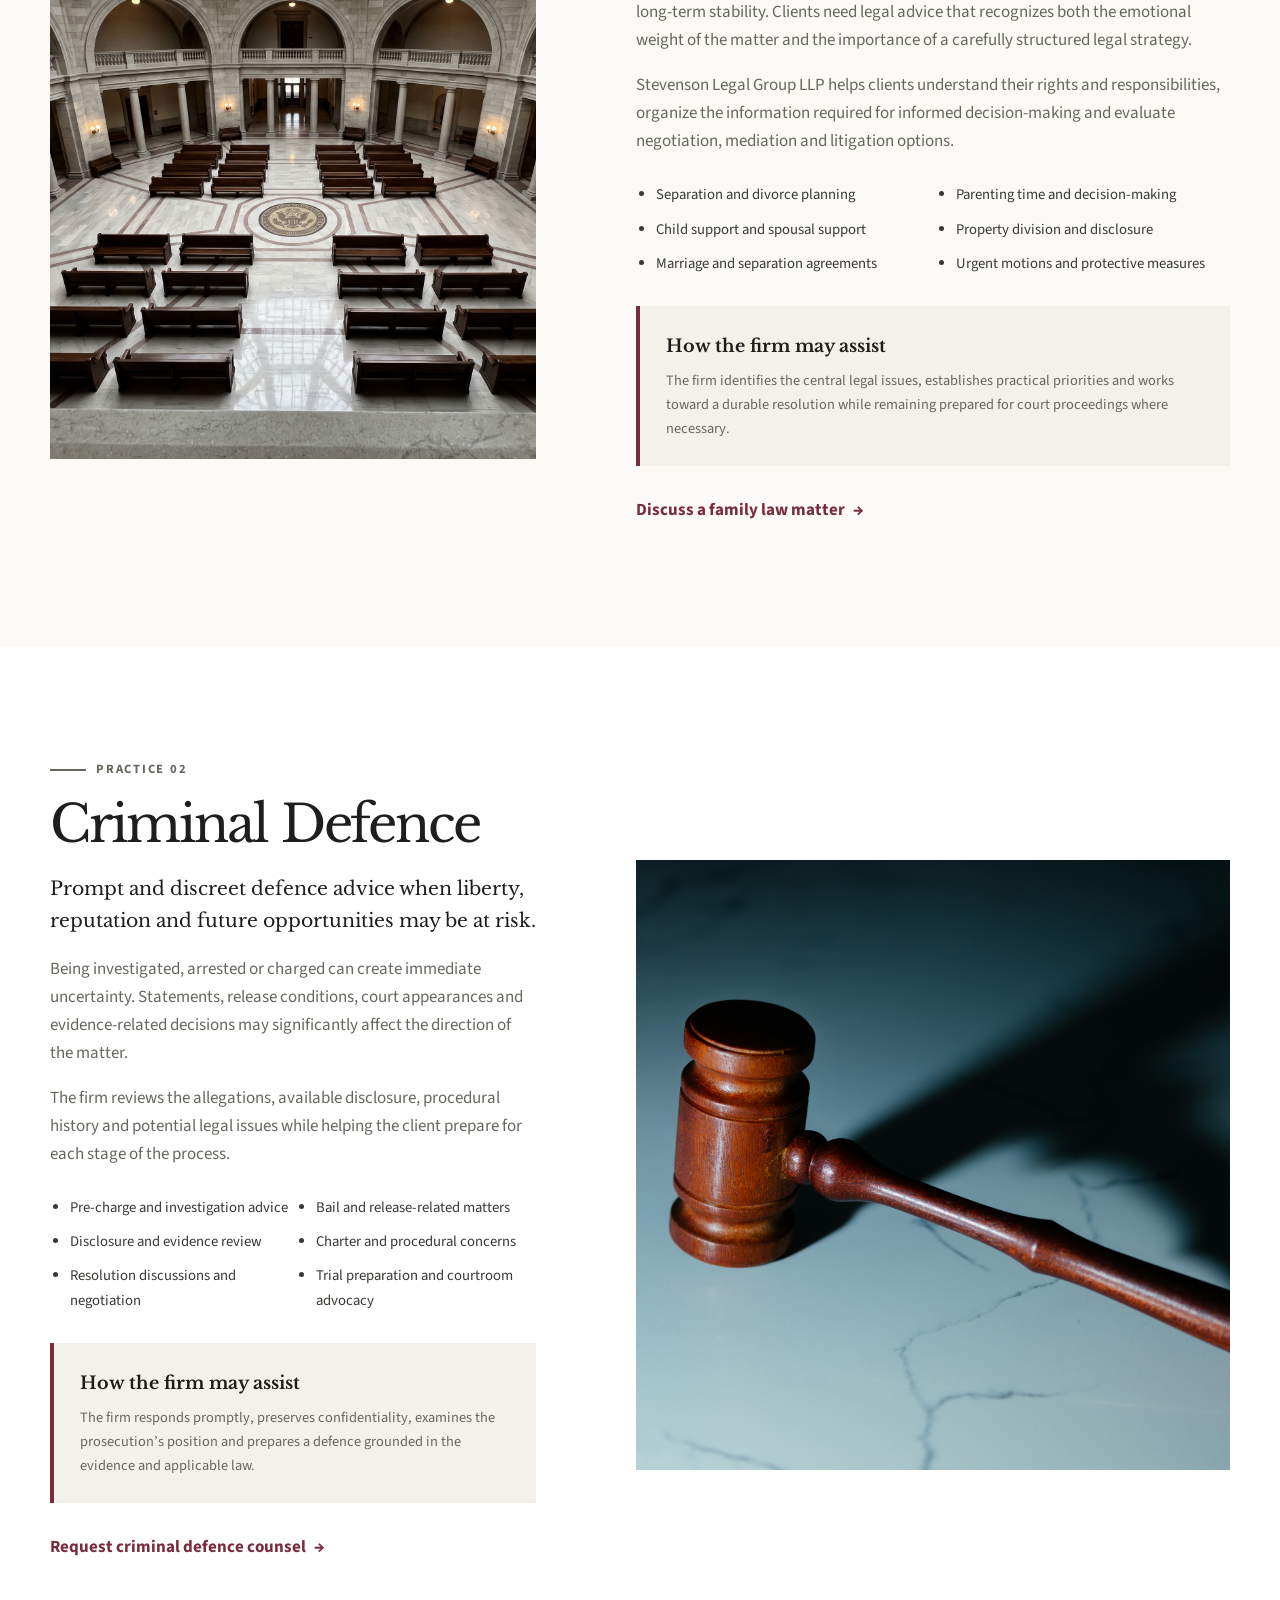
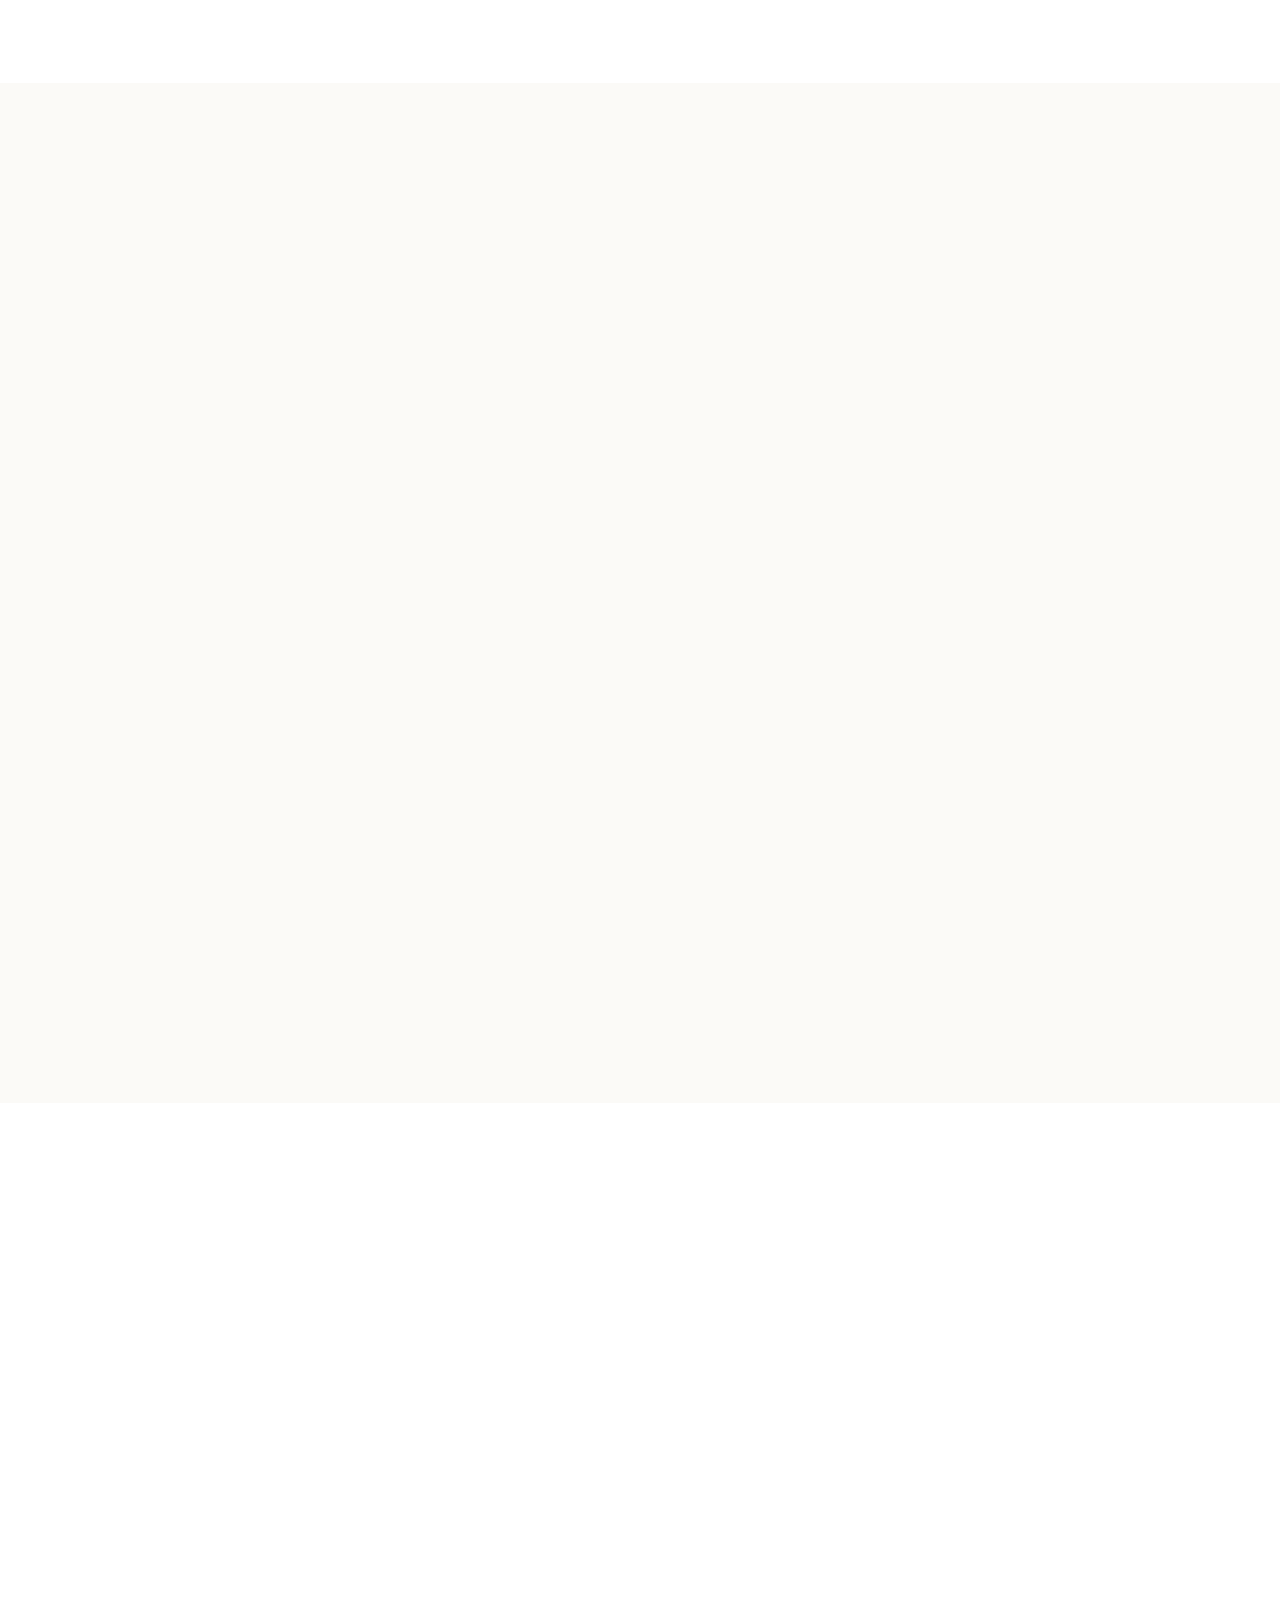
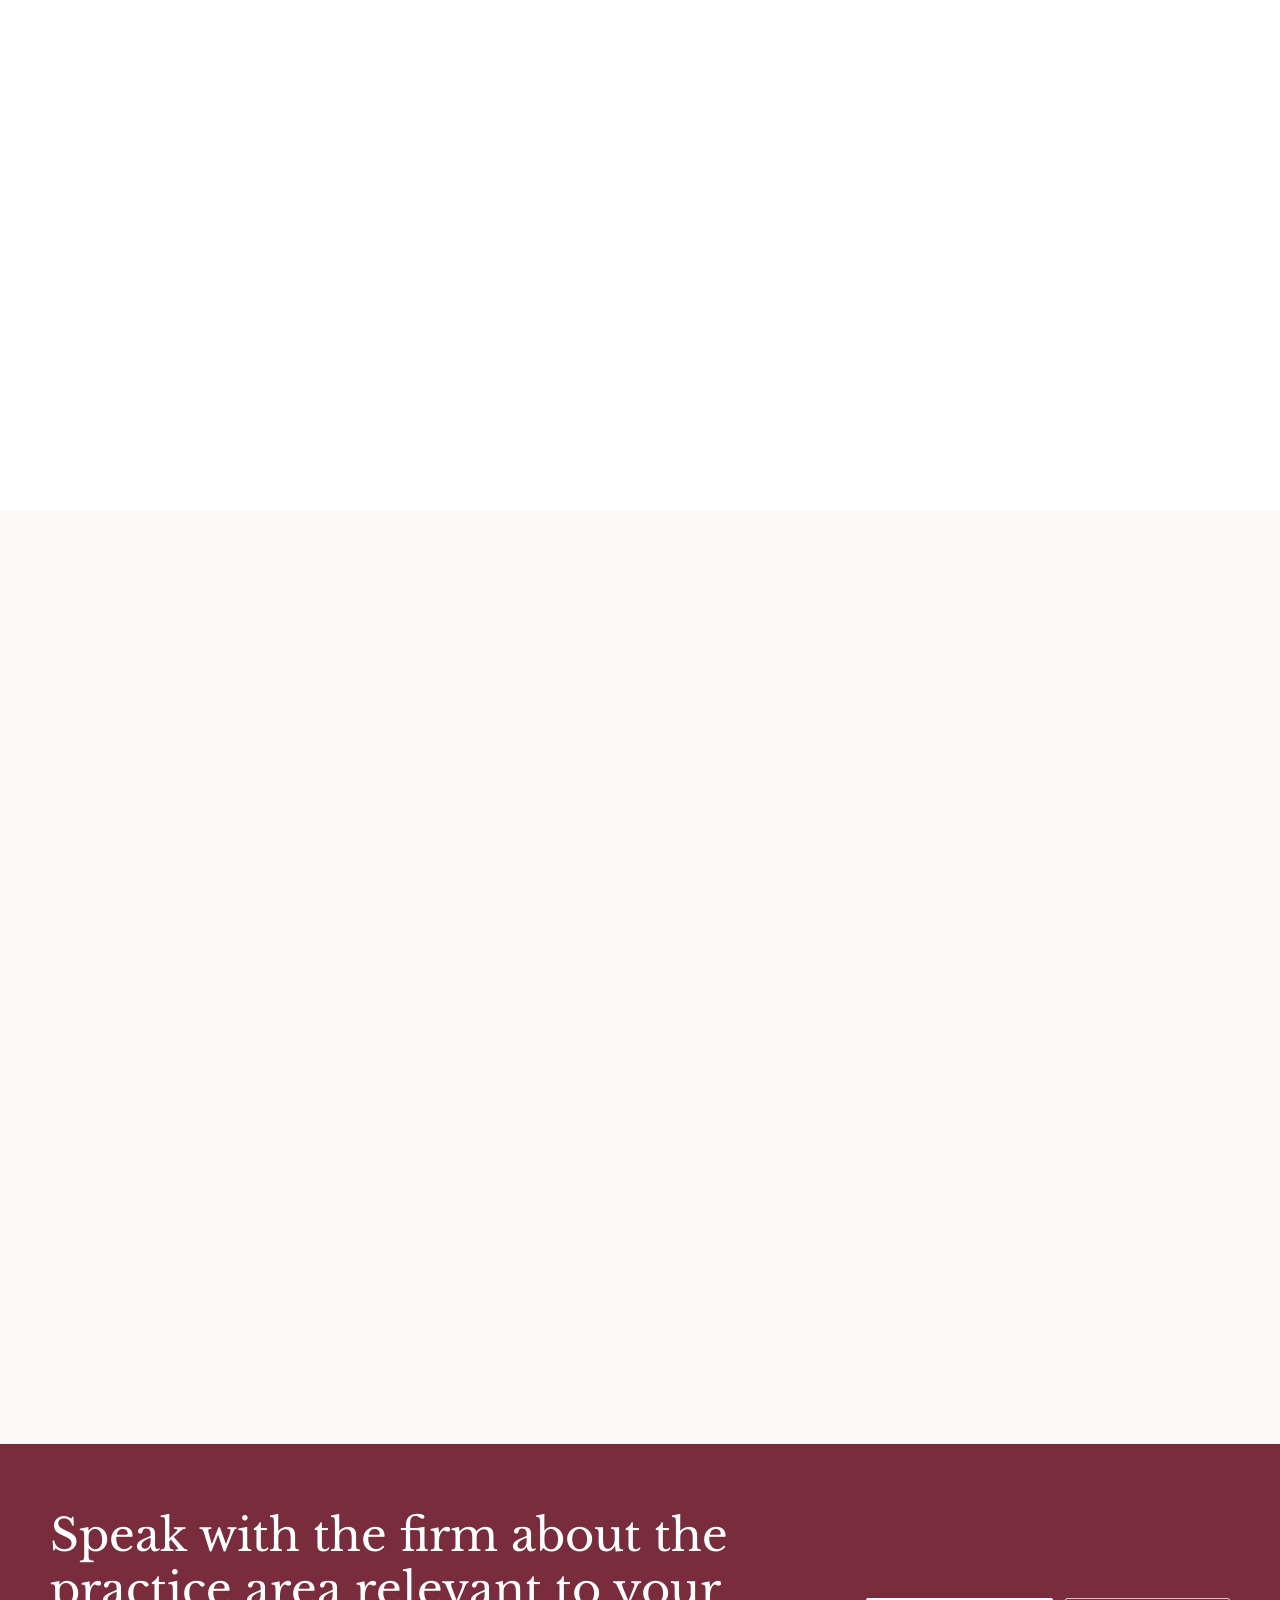
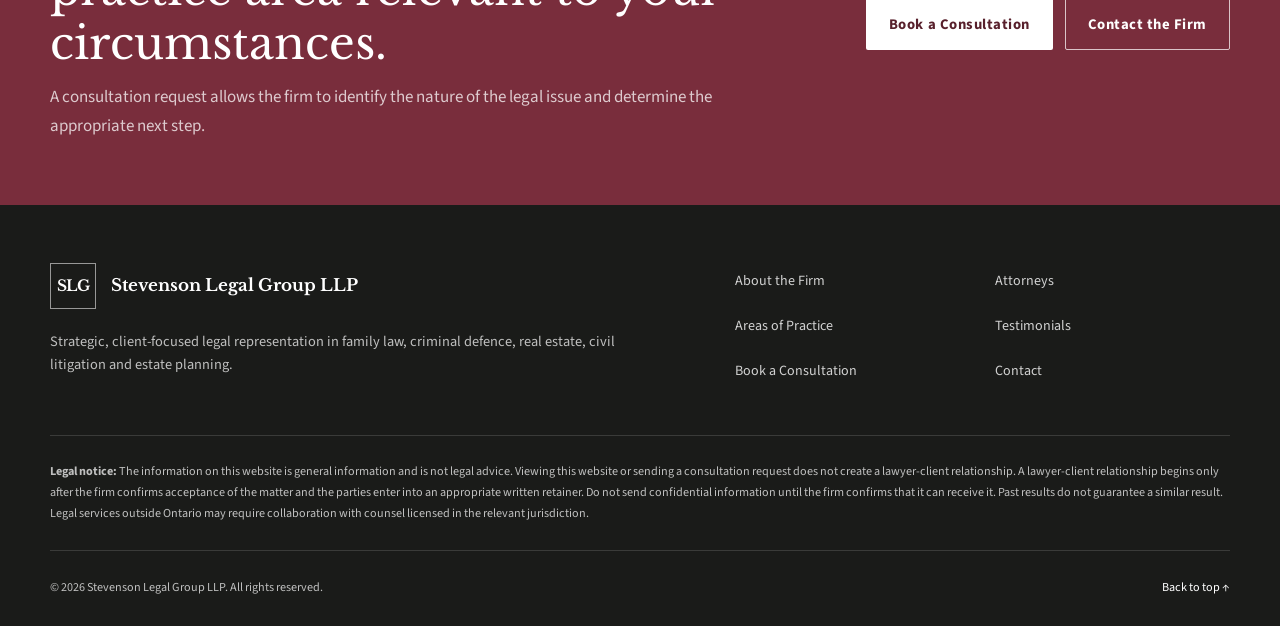
<file: practice-areas.html>
<!DOCTYPE html>
<html lang="en-CA">
<head>
    <meta charset="UTF-8">

    <meta
        name="viewport"
        content="width=device-width, initial-scale=1, viewport-fit=cover"
    >

    <meta
        name="description"
        content="Explore the practice areas of Stevenson Legal Group LLP, including family law, criminal defence, real estate, civil litigation and estate planning."
    >

    <meta name="theme-color" content="#f4f1eb">

    <title>
        Areas of Practice | Stevenson Legal Group LLP
    </title>

    <link rel="preconnect" href="https://fonts.googleapis.com">
    <link rel="preconnect" href="https://fonts.gstatic.com" crossorigin>

    <link
        href="https://fonts.googleapis.com/css2?family=Libre+Baskerville:wght@400;700&family=Source+Sans+3:wght@400;500;600;700&display=swap"
        rel="stylesheet"
    >

    <link rel="stylesheet" href="assets/pages-final-v2.css">
    <script src="assets/pages-google-sheet-v1.js" defer></script>
</head>

<body>
    <a class="skip-link" href="#main-content">
        Skip to main content
    </a>

    <site-header active="practice"></site-header>

    <main id="main-content">
        <section
            class="page-hero page-hero--practice"
            aria-labelledby="page-title"
        >
            <div class="container page-hero__inner">
                <div class="page-hero__content">
                    <p class="page-hero__kicker">
                        Areas of Practice
                    </p>

                    <h1 id="page-title">
                        Focused legal support for consequential matters.
                    </h1>

                    <p class="page-hero__description">
                        The firm provides practical advice, careful preparation
                        and committed advocacy across five principal areas of
                        legal practice.
                    </p>

                    <div class="page-hero__actions">
                        <a
                            class="button"
                            href="consultation.html"
                        >
                            Book a Consultation
                        </a>

                        <a
                            class="button button--outline"
                            href="#practice-directory-section"
                        >
                            Select a Practice Area
                        </a>
                    </div>
                </div>
            </div>
        </section>

        <section
            class="section section--paper"
            id="practice-directory-section"
        >
            <div class="container">
                <div class="practice-directory reveal">
                    <div>
                        <p class="eyebrow">Practice Directory</p>

                        <h2>
                            Select a practice area to read its full
                            description.
                        </h2>

                        <p>
                            Each section explains common legal concerns,
                            representative services and how the firm may
                            approach the matter.
                        </p>
                    </div>

                    <div>
                        <label
                            for="practice-directory"
                            class="eyebrow"
                        >
                            Choose a legal service
                        </label>

                        <select id="practice-directory">
                            <option value="">
                                Select a practice area
                            </option>

                            <option value="#family-law">
                                Family &amp; Marriage Law
                            </option>

                            <option value="#criminal-defence">
                                Criminal Defence
                            </option>

                            <option value="#real-estate">
                                Real Estate &amp; Property Law
                            </option>

                            <option value="#civil-litigation">
                                Civil Litigation
                            </option>

                            <option value="#estate-planning">
                                Estate Planning
                            </option>
                        </select>
                    </div>
                </div>
            </div>
        </section>

        <section
            class="section section--light practice-section"
            id="family-law"
        >
            <div class="container practice-layout">
                <div class="practice-photo reveal">
                    <img
                        src="assets/courthouse-atrium.jpg"
                        alt="Courthouse atrium with formal seating"
                        loading="lazy"
                    >
                </div>

                <div class="practice-content reveal">
                    <p class="eyebrow">Practice 01</p>

                    <h2>
                        Family &amp; Marriage Law
                    </h2>

                    <p class="practice-lead">
                        Practical and compassionate legal advice for
                        separation, parenting, support and significant family
                        transitions.
                    </p>

                    <p>
                        Family disputes can affect children, housing, finances,
                        property, personal safety and long-term stability.
                        Clients need legal advice that recognizes both the
                        emotional weight of the matter and the importance of a
                        carefully structured legal strategy.
                    </p>

                    <p>
                        Stevenson Legal Group LLP helps clients understand
                        their rights and responsibilities, organize the
                        information required for informed decision-making and
                        evaluate negotiation, mediation and litigation options.
                    </p>

                    <ul class="service-list">
                        <li>Separation and divorce planning</li>
                        <li>Parenting time and decision-making</li>
                        <li>Child support and spousal support</li>
                        <li>Property division and disclosure</li>
                        <li>Marriage and separation agreements</li>
                        <li>Urgent motions and protective measures</li>
                    </ul>

                    <div class="help-panel">
                        <h3>How the firm may assist</h3>

                        <p>
                            The firm identifies the central legal issues,
                            establishes practical priorities and works toward
                            a durable resolution while remaining prepared for
                            court proceedings where necessary.
                        </p>
                    </div>

                    <p>
                        <a
                            class="text-link"
                            href="consultation.html"
                        >
                            Discuss a family law matter
                        </a>
                    </p>
                </div>
            </div>
        </section>

        <section
            class="section section--white practice-section"
            id="criminal-defence"
        >
            <div class="container practice-layout practice-layout--reverse">
                <div class="practice-photo reveal">
                    <img
                        src="assets/gavel.jpg"
                        alt="Wooden judicial gavel"
                        loading="lazy"
                    >
                </div>

                <div class="practice-content reveal">
                    <p class="eyebrow">Practice 02</p>

                    <h2>
                        Criminal Defence
                    </h2>

                    <p class="practice-lead">
                        Prompt and discreet defence advice when liberty,
                        reputation and future opportunities may be at risk.
                    </p>

                    <p>
                        Being investigated, arrested or charged can create
                        immediate uncertainty. Statements, release conditions,
                        court appearances and evidence-related decisions may
                        significantly affect the direction of the matter.
                    </p>

                    <p>
                        The firm reviews the allegations, available disclosure,
                        procedural history and potential legal issues while
                        helping the client prepare for each stage of the
                        process.
                    </p>

                    <ul class="service-list">
                        <li>Pre-charge and investigation advice</li>
                        <li>Bail and release-related matters</li>
                        <li>Disclosure and evidence review</li>
                        <li>Charter and procedural concerns</li>
                        <li>Resolution discussions and negotiation</li>
                        <li>Trial preparation and courtroom advocacy</li>
                    </ul>

                    <div class="help-panel">
                        <h3>How the firm may assist</h3>

                        <p>
                            The firm responds promptly, preserves
                            confidentiality, examines the prosecution’s
                            position and prepares a defence grounded in the
                            evidence and applicable law.
                        </p>
                    </div>

                    <p>
                        <a
                            class="text-link"
                            href="consultation.html"
                        >
                            Request criminal defence counsel
                        </a>
                    </p>
                </div>
            </div>
        </section>

        <section
            class="section section--light practice-section"
            id="real-estate"
        >
            <div class="container practice-layout">
                <div class="practice-photo reveal">
                    <img
                        src="assets/city-towers.jpg"
                        alt="Commercial office buildings viewed from below"
                        loading="lazy"
                    >
                </div>

                <div class="practice-content reveal">
                    <p class="eyebrow">Practice 03</p>

                    <h2>
                        Real Estate &amp; Property Law
                    </h2>

                    <p class="practice-lead">
                        Clear legal guidance for transactions, ownership
                        concerns and disputes involving valuable property
                        interests.
                    </p>

                    <p>
                        Real estate matters frequently involve strict
                        deadlines, detailed agreements and substantial
                        financial commitments. A careful legal review may
                        identify title concerns, contractual exposure or
                        ownership issues before they become more difficult to
                        resolve.
                    </p>

                    <p>
                        Stevenson Legal Group LLP assists with transaction
                        planning, document review and disputes involving
                        ownership, access, agreements and other property
                        interests.
                    </p>

                    <ul class="service-list">
                        <li>Residential purchase and sale matters</li>
                        <li>Agreement and document review</li>
                        <li>Title and ownership concerns</li>
                        <li>Co-ownership and partition disputes</li>
                        <li>Boundary, access and easement issues</li>
                        <li>Failed transactions and contract claims</li>
                    </ul>

                    <div class="help-panel">
                        <h3>How the firm may assist</h3>

                        <p>
                            The firm reviews the legal structure of the
                            transaction or dispute, identifies exposure and
                            develops a practical approach designed to protect
                            the client’s property interest.
                        </p>
                    </div>

                    <p>
                        <a
                            class="text-link"
                            href="consultation.html"
                        >
                            Discuss a real estate matter
                        </a>
                    </p>
                </div>
            </div>
        </section>

        <section
            class="section section--white practice-section"
            id="civil-litigation"
        >
            <div class="container practice-layout practice-layout--reverse">
                <div class="practice-photo reveal">
                    <img
                        src="assets/courthouse-columns.jpg"
                        alt="Traditional courthouse columns and architectural details"
                        loading="lazy"
                    >
                </div>

                <div class="practice-content reveal">
                    <p class="eyebrow">Practice 04</p>

                    <h2>
                        Civil Litigation
                    </h2>

                    <p class="practice-lead">
                        Strategic representation for contract, financial,
                        business and property-related disputes.
                    </p>

                    <p>
                        Effective litigation requires more than filing
                        documents. It requires a clear theory of the case,
                        reliable evidence, careful risk assessment and a plan
                        for each procedural stage.
                    </p>

                    <p>
                        The firm evaluates the legal and practical
                        considerations affecting the dispute, including cost,
                        timing, evidence, damages, enforceability and possible
                        settlement opportunities.
                    </p>

                    <ul class="service-list">
                        <li>Contract and payment disputes</li>
                        <li>Business and commercial claims</li>
                        <li>Property-related litigation</li>
                        <li>Negligence and financial loss claims</li>
                        <li>Demand letters and settlement negotiation</li>
                        <li>Motions, hearings and trial preparation</li>
                    </ul>

                    <div class="help-panel">
                        <h3>How the firm may assist</h3>

                        <p>
                            The firm identifies the strongest available
                            arguments, builds the evidentiary record and
                            pursues a proportionate resolution through
                            negotiation or litigation.
                        </p>
                    </div>

                    <p>
                        <a
                            class="text-link"
                            href="consultation.html"
                        >
                            Discuss a civil dispute
                        </a>
                    </p>
                </div>
            </div>
        </section>

        <section
            class="section section--light practice-section"
            id="estate-planning"
        >
            <div class="container practice-layout">
                <div class="practice-photo reveal">
                    <img
                        src="assets/law-books.jpg"
                        alt="Shelves containing legal and reference books"
                        loading="lazy"
                    >
                </div>

                <div class="practice-content reveal">
                    <p class="eyebrow">Practice 05</p>

                    <h2>
                        Estate Planning
                    </h2>

                    <p class="practice-lead">
                        Thoughtful planning to protect personal instructions,
                        family interests and the administration of an estate.
                    </p>

                    <p>
                        A properly considered estate plan can help reduce
                        uncertainty, protect intended beneficiaries and
                        provide clear guidance to the people responsible for
                        carrying out important decisions.
                    </p>

                    <p>
                        The firm helps clients examine family circumstances,
                        assets, decision-making needs and administration
                        concerns before preparing or updating estate
                        documents.
                    </p>

                    <ul class="service-list">
                        <li>Wills and estate-planning reviews</li>
                        <li>Powers of attorney</li>
                        <li>Executor and trustee considerations</li>
                        <li>Beneficiary and family concerns</li>
                        <li>Estate administration guidance</li>
                        <li>Planning after significant life changes</li>
                    </ul>

                    <div class="help-panel">
                        <h3>How the firm may assist</h3>

                        <p>
                            The firm translates the client’s instructions into
                            clear legal documents and identifies issues that
                            could otherwise create uncertainty, delay or
                            conflict.
                        </p>
                    </div>

                    <p>
                        <a
                            class="text-link"
                            href="consultation.html"
                        >
                            Begin an estate-planning consultation
                        </a>
                    </p>
                </div>
            </div>
        </section>

        <section class="section page-cta">
            <div class="container page-cta__layout">
                <div>
                    <h2>
                        Speak with the firm about the practice area relevant
                        to your circumstances.
                    </h2>

                    <p>
                        A consultation request allows the firm to identify the
                        nature of the legal issue and determine the appropriate
                        next step.
                    </p>
                </div>

                <div class="page-cta__actions">
                    <a
                        class="button button--light"
                        href="consultation.html"
                    >
                        Book a Consultation
                    </a>

                    <a
                        class="button button--outline"
                        href="contact.html"
                    >
                        Contact the Firm
                    </a>
                </div>
            </div>
        </section>
    </main>

    <site-footer></site-footer>
</body>
</html>
</file>
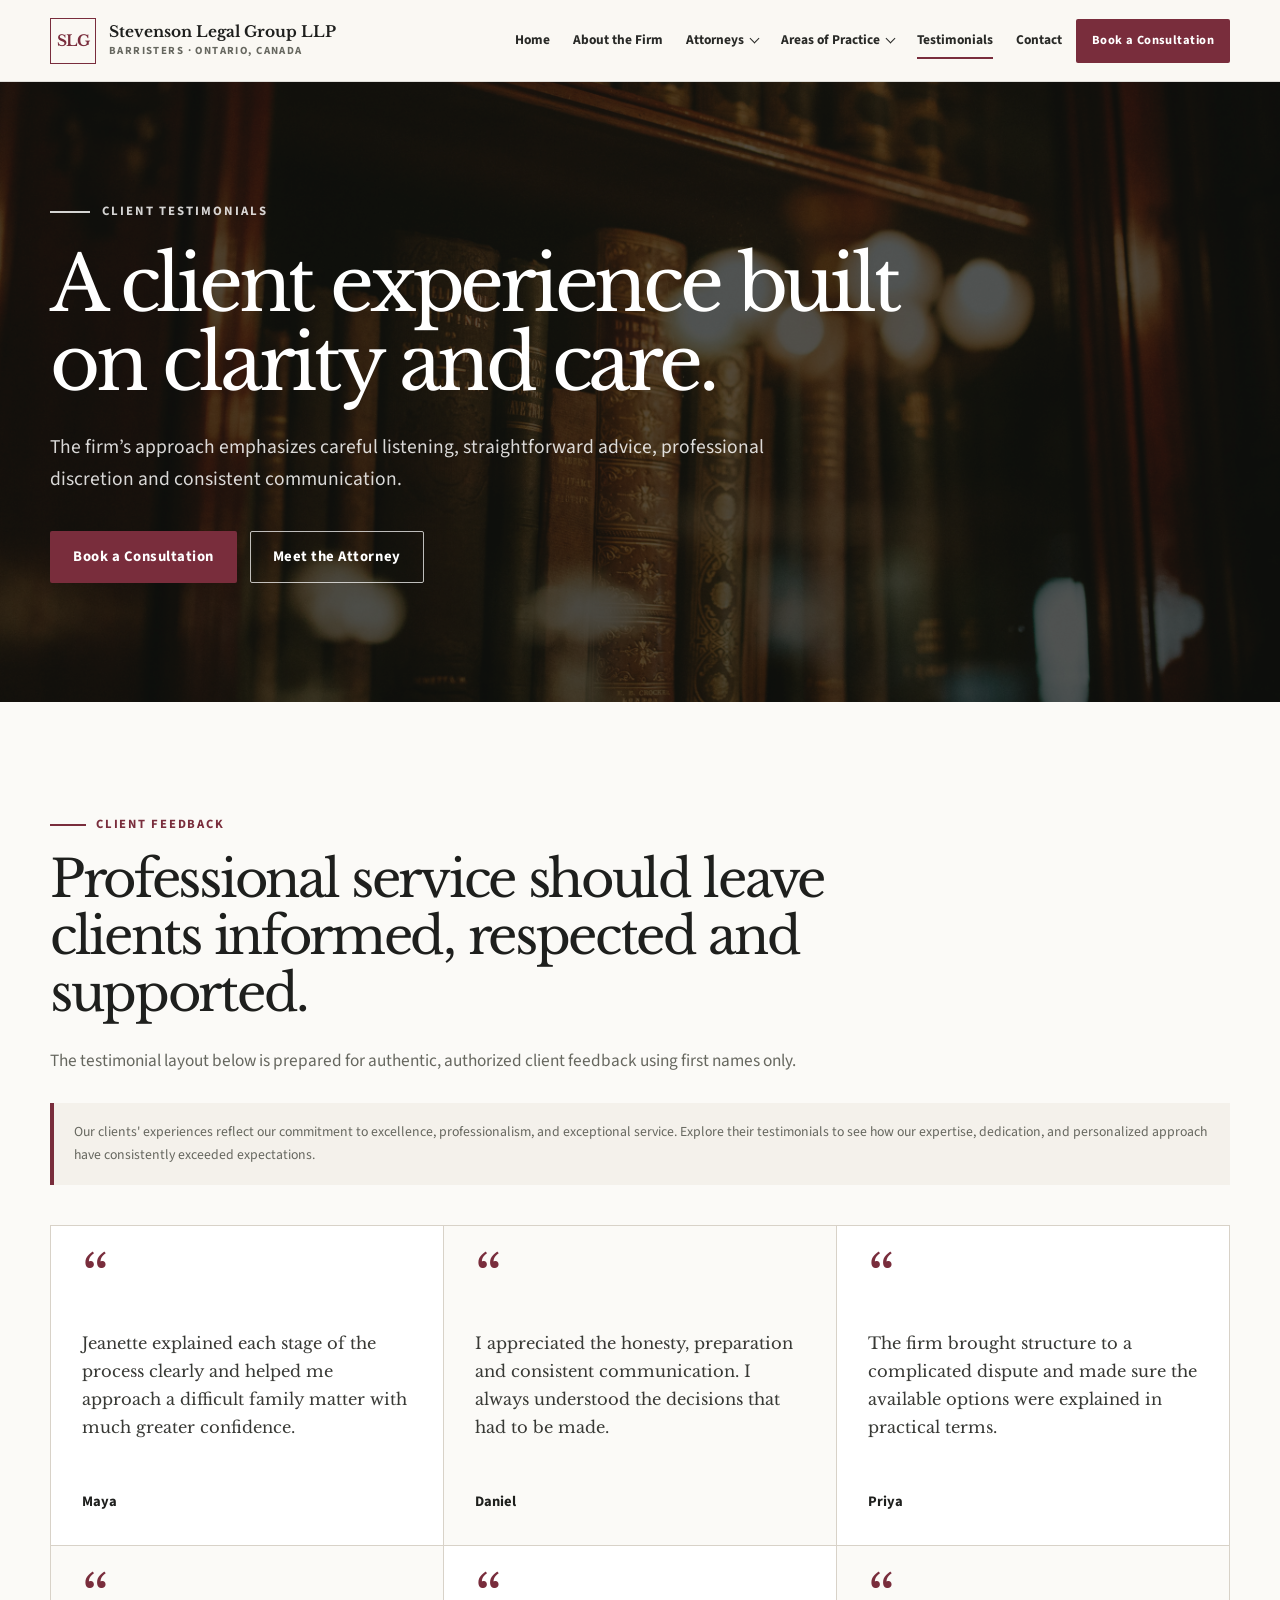
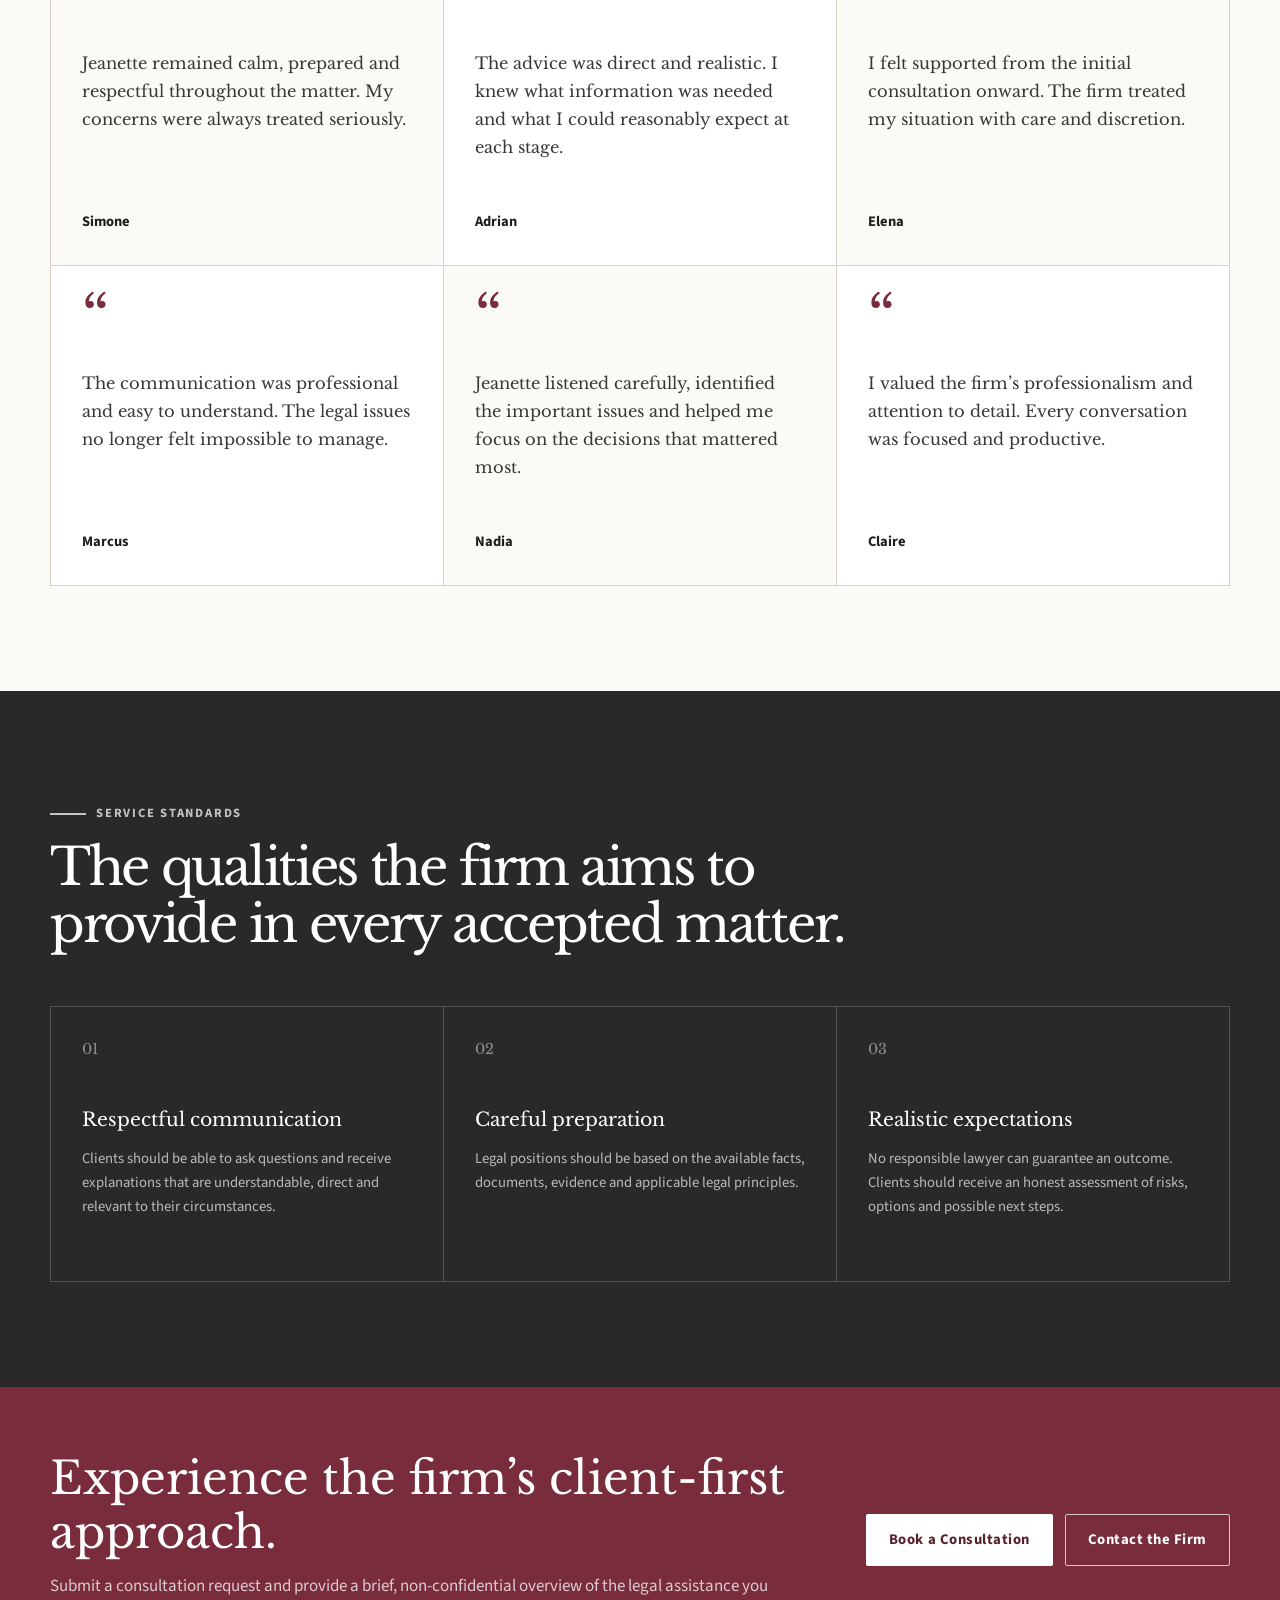
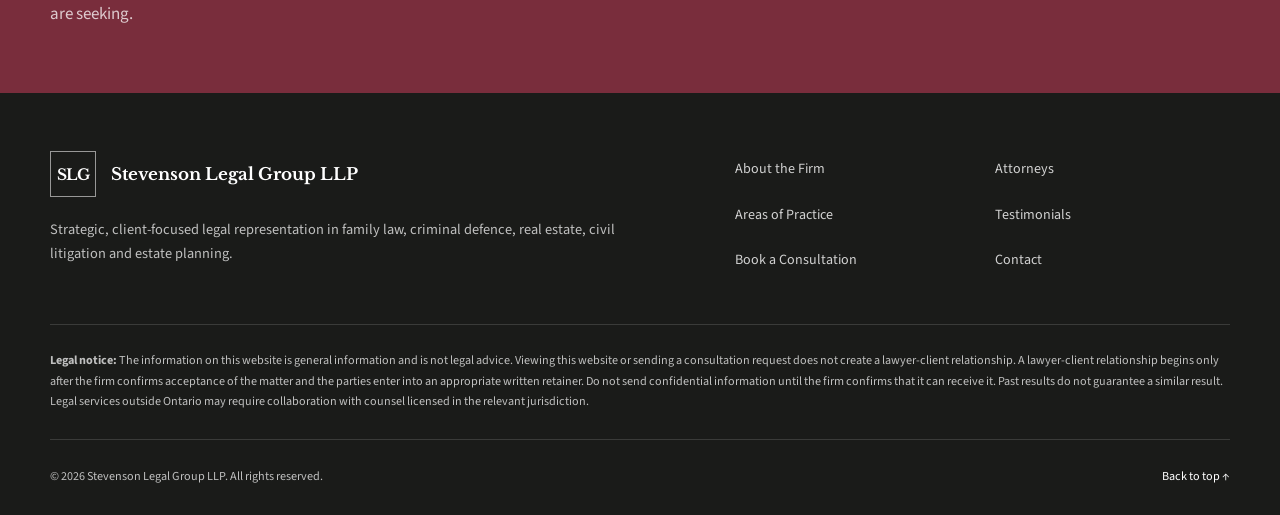
<file: testimonials.html>
<!DOCTYPE html>
<html lang="en-CA">
<head>
    <meta charset="UTF-8">

    <meta
        name="viewport"
        content="width=device-width, initial-scale=1, viewport-fit=cover"
    >

    <meta
        name="description"
        content="Client feedback and testimonial presentation for Stevenson Legal Group LLP."
    >

    <meta name="theme-color" content="#f4f1eb">

    <title>
        Testimonials | Stevenson Legal Group LLP
    </title>

    <link rel="preconnect" href="https://fonts.googleapis.com">
    <link rel="preconnect" href="https://fonts.gstatic.com" crossorigin>

    <link
        href="https://fonts.googleapis.com/css2?family=Libre+Baskerville:wght@400;700&family=Source+Sans+3:wght@400;500;600;700&display=swap"
        rel="stylesheet"
    >

    <link rel="stylesheet" href="assets/pages-final-v2.css">
    <script src="assets/pages-final-v2.js" defer></script>
</head>

<body>
    <a class="skip-link" href="#main-content">
        Skip to main content
    </a>

    <site-header active="testimonials"></site-header>

    <main id="main-content">
        <section
            class="page-hero page-hero--testimonials"
            aria-labelledby="page-title"
        >
            <div class="container page-hero__inner">
                <div class="page-hero__content">
                    <p class="page-hero__kicker">
                        Client Testimonials
                    </p>

                    <h1 id="page-title">
                        A client experience built on clarity and care.
                    </h1>

                    <p class="page-hero__description">
                        The firm’s approach emphasizes careful listening,
                        straightforward advice, professional discretion and
                        consistent communication.
                    </p>

                    <div class="page-hero__actions">
                        <a
                            class="button"
                            href="consultation.html"
                        >
                            Book a Consultation
                        </a>

                        <a
                            class="button button--outline"
                            href="attorneys.html"
                        >
                            Meet the Attorney
                        </a>
                    </div>
                </div>
            </div>
        </section>

        <section class="section section--light">
            <div class="container">
                <p class="eyebrow">
                    Client Feedback
                </p>

                <h2 class="section-title">
                    Professional service should leave clients informed,
                    respected and supported.
                </h2>

                <p class="section-intro">
                    The testimonial layout below is prepared for authentic,
                    authorized client feedback using first names only.
                </p>

                <div class="testimonial-notice">
                    Our clients' experiences reflect our commitment to excellence,
                    professionalism, and exceptional service. Explore their
                    testimonials to see how our expertise, dedication, and
                    personalized approach have consistently exceeded expectations.
                </div>

                <div class="testimonial-grid">
                    <article class="testimonial-card reveal">
                        <div>
                            <span
                                class="testimonial-quote"
                                aria-hidden="true"
                            >
                                “
                            </span>

                            <blockquote>
                                Jeanette explained each stage of the process
                                clearly and helped me approach a difficult
                                family matter with much greater confidence.
                            </blockquote>
                        </div>

                        <footer>
                            <strong>Maya</strong>
                        </footer>
                    </article>

                    <article class="testimonial-card reveal">
                        <div>
                            <span
                                class="testimonial-quote"
                                aria-hidden="true"
                            >
                                “
                            </span>

                            <blockquote>
                                I appreciated the honesty, preparation and
                                consistent communication. I always understood
                                the decisions that had to be made.
                            </blockquote>
                        </div>

                        <footer>
                            <strong>Daniel</strong>
                        </footer>
                    </article>

                    <article class="testimonial-card reveal">
                        <div>
                            <span
                                class="testimonial-quote"
                                aria-hidden="true"
                            >
                                “
                            </span>

                            <blockquote>
                                The firm brought structure to a complicated
                                dispute and made sure the available options
                                were explained in practical terms.
                            </blockquote>
                        </div>

                        <footer>
                            <strong>Priya</strong>
                        </footer>
                    </article>

                    <article class="testimonial-card reveal">
                        <div>
                            <span
                                class="testimonial-quote"
                                aria-hidden="true"
                            >
                                “
                            </span>

                            <blockquote>
                                Jeanette remained calm, prepared and respectful
                                throughout the matter. My concerns were always
                                treated seriously.
                            </blockquote>
                        </div>

                        <footer>
                            <strong>Simone</strong>
                        </footer>
                    </article>

                    <article class="testimonial-card reveal">
                        <div>
                            <span
                                class="testimonial-quote"
                                aria-hidden="true"
                            >
                                “
                            </span>

                            <blockquote>
                                The advice was direct and realistic. I knew
                                what information was needed and what I could
                                reasonably expect at each stage.
                            </blockquote>
                        </div>

                        <footer>
                            <strong>Adrian</strong>
                        </footer>
                    </article>

                    <article class="testimonial-card reveal">
                        <div>
                            <span
                                class="testimonial-quote"
                                aria-hidden="true"
                            >
                                “
                            </span>

                            <blockquote>
                                I felt supported from the initial consultation
                                onward. The firm treated my situation with care
                                and discretion.
                            </blockquote>
                        </div>

                        <footer>
                            <strong>Elena</strong>
                        </footer>
                    </article>

                    <article class="testimonial-card reveal">
                        <div>
                            <span
                                class="testimonial-quote"
                                aria-hidden="true"
                            >
                                “
                            </span>

                            <blockquote>
                                The communication was professional and easy to
                                understand. The legal issues no longer felt
                                impossible to manage.
                            </blockquote>
                        </div>

                        <footer>
                            <strong>Marcus</strong>
                        </footer>
                    </article>

                    <article class="testimonial-card reveal">
                        <div>
                            <span
                                class="testimonial-quote"
                                aria-hidden="true"
                            >
                                “
                            </span>

                            <blockquote>
                                Jeanette listened carefully, identified the
                                important issues and helped me focus on the
                                decisions that mattered most.
                            </blockquote>
                        </div>

                        <footer>
                            <strong>Nadia</strong>
                        </footer>
                    </article>

                    <article class="testimonial-card reveal">
                        <div>
                            <span
                                class="testimonial-quote"
                                aria-hidden="true"
                            >
                                “
                            </span>

                            <blockquote>
                                I valued the firm’s professionalism and
                                attention to detail. Every conversation was
                                focused and productive.
                            </blockquote>
                        </div>

                        <footer>
                            <strong>Claire</strong>
                        </footer>
                    </article>
                </div>
            </div>
        </section>

        <section class="section section--dark">
            <div class="container">
                <p class="eyebrow">
                    Service Standards
                </p>

                <h2 class="section-title">
                    The qualities the firm aims to provide in every accepted
                    matter.
                </h2>

                <div class="expectation-grid">
                    <article class="expectation-card reveal">
                        <span>01</span>

                        <h3>Respectful communication</h3>

                        <p>
                            Clients should be able to ask questions and receive
                            explanations that are understandable, direct and
                            relevant to their circumstances.
                        </p>
                    </article>

                    <article class="expectation-card reveal">
                        <span>02</span>

                        <h3>Careful preparation</h3>

                        <p>
                            Legal positions should be based on the available
                            facts, documents, evidence and applicable legal
                            principles.
                        </p>
                    </article>

                    <article class="expectation-card reveal">
                        <span>03</span>

                        <h3>Realistic expectations</h3>

                        <p>
                            No responsible lawyer can guarantee an outcome.
                            Clients should receive an honest assessment of
                            risks, options and possible next steps.
                        </p>
                    </article>
                </div>
            </div>
        </section>

        <section class="section page-cta">
            <div class="container page-cta__layout">
                <div>
                    <h2>
                        Experience the firm’s client-first approach.
                    </h2>

                    <p>
                        Submit a consultation request and provide a brief,
                        non-confidential overview of the legal assistance you
                        are seeking.
                    </p>
                </div>

                <div class="page-cta__actions">
                    <a
                        class="button button--light"
                        href="consultation.html"
                    >
                        Book a Consultation
                    </a>

                    <a
                        class="button button--outline"
                        href="contact.html"
                    >
                        Contact the Firm
                    </a>
                </div>
            </div>
        </section>
    </main>

    <site-footer></site-footer>
</body>
</html>
</file>
<file: style-final-v2.css>
:root {
    --paper: #f4f1eb;
    --paper-light: #fbfaf7;
    --white: #ffffff;
    --ink: #1e1f1d;
    --charcoal: #292a27;
    --charcoal-soft: #383935;
    --muted: #66675f;
    --stone: #d8d2c8;
    --stone-light: #e9e4dc;
    --burgundy: #792d3c;
    --burgundy-dark: #58202c;
    --sage: #727d70;
    --focus: #b34b5f;
    --header-height: 82px;
    --container: 1180px;
    --serif: "Libre Baskerville", Georgia, serif;
    --sans: "Source Sans 3", Arial, sans-serif;
}

*,
*::before,
*::after {
    box-sizing: border-box;
}

html {
    scroll-behavior: smooth;
    scroll-padding-top: calc(var(--header-height) + 20px);
}

body {
    margin: 0;
    background: var(--paper);
    color: var(--ink);
    font-family: var(--sans);
    font-size: 17px;
    line-height: 1.65;
    text-rendering: optimizeLegibility;
    -webkit-font-smoothing: antialiased;
}

body.menu-open {
    overflow: hidden;
}

img {
    display: block;
    max-width: 100%;
}

button,
input,
select,
textarea {
    font: inherit;
}

button,
summary,
a {
    -webkit-tap-highlight-color: transparent;
}

button {
    cursor: pointer;
}

a {
    color: inherit;
}

::selection {
    background: var(--burgundy);
    color: var(--white);
}

:focus-visible {
    outline: 3px solid var(--focus);
    outline-offset: 4px;
}

.skip-link {
    position: fixed;
    top: 12px;
    left: 12px;
    z-index: 5000;
    padding: 10px 16px;
    background: var(--white);
    color: var(--ink);
    border: 2px solid var(--burgundy);
    transform: translateY(-160%);
    transition: transform 180ms ease;
}

.skip-link:focus {
    transform: translateY(0);
}

.container {
    width: min(calc(100% - 40px), var(--container));
    margin-inline: auto;
}

.section {
    padding: 110px 0;
}

.section--light {
    background: var(--paper-light);
}

.section--white {
    background: var(--white);
}

.eyebrow {
    display: inline-flex;
    align-items: center;
    gap: 10px;
    margin: 0 0 18px;
    color: var(--burgundy);
    font-size: 0.79rem;
    font-weight: 700;
    letter-spacing: 0.14em;
    line-height: 1.2;
    text-transform: uppercase;
}

.eyebrow::before {
    width: 36px;
    height: 2px;
    background: currentColor;
    content: "";
}

.section-title {
    max-width: 820px;
    margin: 0;
    font-family: var(--serif);
    font-size: clamp(2.15rem, 4vw, 4.2rem);
    font-weight: 400;
    letter-spacing: -0.045em;
    line-height: 1.12;
}

.section-intro {
    max-width: 720px;
    margin: 24px 0 0;
    color: var(--muted);
    font-size: 1.08rem;
}

.button {
    display: inline-flex;
    min-height: 52px;
    align-items: center;
    justify-content: center;
    gap: 10px;
    padding: 13px 22px;
    border: 1px solid transparent;
    border-radius: 2px;
    background: var(--burgundy);
    color: var(--white);
    font-size: 0.92rem;
    font-weight: 700;
    letter-spacing: 0.035em;
    line-height: 1.2;
    text-align: center;
    text-decoration: none;
    transition:
        background-color 180ms ease,
        border-color 180ms ease,
        color 180ms ease,
        transform 180ms ease;
}

.button:hover {
    background: var(--burgundy-dark);
    transform: translateY(-2px);
}

.button--outline {
    border-color: rgba(255, 255, 255, 0.7);
    background: transparent;
    color: var(--white);
}

.button--outline:hover {
    border-color: var(--white);
    background: var(--white);
    color: var(--ink);
}

.button--light {
    background: var(--white);
    color: var(--burgundy-dark);
}

.button--light:hover {
    background: var(--paper);
    color: var(--burgundy-dark);
}

.button--dark {
    background: var(--charcoal);
    color: var(--white);
}

.button--dark:hover {
    background: #111210;
}

.button svg {
    width: 19px;
    height: 19px;
    flex: 0 0 auto;
}

.text-link {
    display: inline-flex;
    align-items: center;
    gap: 8px;
    color: var(--burgundy);
    font-weight: 700;
    text-decoration: none;
}

.text-link::after {
    content: "→";
    transition: transform 180ms ease;
}

.text-link:hover::after {
    transform: translateX(4px);
}

/* Header */

.site-header {
    position: fixed;
    inset: 0 0 auto;
    z-index: 1000;
    height: var(--header-height);
    background: rgba(250, 248, 243, 0.97);
    border-bottom: 1px solid rgba(30, 31, 29, 0.12);
}

.header-inner {
    display: flex;
    height: 100%;
    align-items: center;
    justify-content: space-between;
    gap: 30px;
}

.brand {
    display: inline-flex;
    min-width: 250px;
    align-items: center;
    gap: 13px;
    color: var(--ink);
    text-decoration: none;
}

.brand-mark {
    display: grid;
    width: 46px;
    height: 46px;
    flex: 0 0 auto;
    place-items: center;
    border: 1px solid var(--burgundy);
    color: var(--burgundy);
    font-family: var(--serif);
    font-size: 0.95rem;
    font-weight: 700;
    letter-spacing: -0.06em;
}

.brand-copy {
    display: grid;
    line-height: 1.1;
}

.brand-name {
    font-family: var(--serif);
    font-size: 0.96rem;
    font-weight: 700;
}

.brand-type {
    margin-top: 5px;
    color: var(--muted);
    font-size: 0.68rem;
    font-weight: 700;
    letter-spacing: 0.13em;
    text-transform: uppercase;
}

.primary-nav {
    display: flex;
    align-items: center;
    gap: 5px;
}

.nav-link,
.nav-dropdown > summary {
    position: relative;
    display: flex;
    min-height: 44px;
    align-items: center;
    gap: 7px;
    padding: 10px 9px;
    border: 0;
    color: var(--charcoal);
    font-size: 0.84rem;
    font-weight: 700;
    line-height: 1.2;
    text-decoration: none;
    white-space: nowrap;
    list-style: none;
}

.nav-link::after {
    position: absolute;
    right: 9px;
    bottom: 4px;
    left: 9px;
    height: 2px;
    background: var(--burgundy);
    content: "";
    transform: scaleX(0);
    transform-origin: left;
    transition: transform 180ms ease;
}

.nav-link:hover::after,
.nav-link.is-active::after {
    transform: scaleX(1);
}

.nav-dropdown {
    position: relative;
}

.nav-dropdown > summary {
    cursor: pointer;
}

.nav-dropdown > summary::-webkit-details-marker {
    display: none;
}

.nav-dropdown > summary::after {
    width: 7px;
    height: 7px;
    margin-top: -4px;
    border-right: 1.5px solid currentColor;
    border-bottom: 1.5px solid currentColor;
    content: "";
    transform: rotate(45deg);
    transition: transform 180ms ease;
}

.nav-dropdown[open] > summary::after {
    margin-top: 4px;
    transform: rotate(225deg);
}

.dropdown-menu {
    position: absolute;
    top: calc(100% + 10px);
    left: 0;
    width: 290px;
    padding: 10px;
    background: var(--white);
    border: 1px solid var(--stone);
    box-shadow: 0 20px 45px rgba(25, 25, 23, 0.14);
}

.dropdown-menu--wide {
    width: 320px;
}

.dropdown-menu a {
    display: block;
    padding: 12px 13px;
    border-bottom: 1px solid var(--stone-light);
    color: var(--ink);
    font-size: 0.9rem;
    font-weight: 600;
    line-height: 1.35;
    text-decoration: none;
}

.dropdown-menu a:last-child {
    border-bottom: 0;
}

.dropdown-menu a:hover {
    background: var(--paper);
    color: var(--burgundy);
}

.header-cta {
    min-height: 44px;
    padding: 11px 15px;
    font-size: 0.78rem;
}

.menu-toggle {
    display: none;
    width: 46px;
    height: 46px;
    place-items: center;
    padding: 0;
    border: 1px solid var(--stone);
    background: transparent;
    color: var(--ink);
}

.menu-toggle-lines,
.menu-toggle-lines::before,
.menu-toggle-lines::after {
    display: block;
    width: 21px;
    height: 2px;
    background: currentColor;
    content: "";
    transition: transform 180ms ease, opacity 180ms ease;
}

.menu-toggle-lines {
    position: relative;
}

.menu-toggle-lines::before {
    position: absolute;
    top: -7px;
}

.menu-toggle-lines::after {
    position: absolute;
    top: 7px;
}

.menu-toggle[aria-expanded="true"] .menu-toggle-lines {
    background: transparent;
}

.menu-toggle[aria-expanded="true"] .menu-toggle-lines::before {
    transform: translateY(7px) rotate(45deg);
}

.menu-toggle[aria-expanded="true"] .menu-toggle-lines::after {
    transform: translateY(-7px) rotate(-45deg);
}

/* Hero */

.hero {
    position: relative;
    min-height: 760px;
    margin-top: var(--header-height);
    overflow: hidden;
    background: var(--charcoal);
    color: var(--white);
}

.hero-slides,
.hero-slide {
    position: absolute;
    inset: 0;
}

.hero-slide {
    opacity: 0;
    background-position: center;
    background-size: cover;
    transition: opacity 1100ms ease;
}

.hero-slide:nth-child(1) {
    background-image: url("assets/marble-stairs.jpg");
}

.hero-slide:nth-child(2) {
    background-image: url("assets/jeanette-desk.jpg");
    background-position: center 30%;
}

.hero-slide:nth-child(3) {
    background-image: url("assets/courthouse-atrium.jpg");
    background-position: center 42%;
}

.hero-slide.is-active {
    opacity: 1;
}

.hero-overlay {
    position: absolute;
    inset: 0;
    background: rgba(20, 21, 19, 0.65);
}

.hero-inner {
    position: relative;
    z-index: 2;
    display: flex;
    min-height: 760px;
    align-items: center;
    padding: 110px 0 105px;
}

.hero-content {
    max-width: 880px;
}

.hero-kicker {
    display: flex;
    align-items: center;
    gap: 12px;
    margin: 0 0 23px;
    color: rgba(255, 255, 255, 0.84);
    font-size: 0.83rem;
    font-weight: 700;
    letter-spacing: 0.16em;
    text-transform: uppercase;
}

.hero-kicker::before {
    width: 40px;
    height: 2px;
    background: var(--white);
    content: "";
}

.hero h1 {
    max-width: 870px;
    margin: 0;
    font-family: var(--serif);
    font-size: clamp(3rem, 6.8vw, 6.5rem);
    font-weight: 400;
    letter-spacing: -0.055em;
    line-height: 1.03;
}

.hero-description {
    max-width: 710px;
    margin: 28px 0 0;
    color: rgba(255, 255, 255, 0.88);
    font-size: clamp(1.05rem, 2vw, 1.28rem);
    line-height: 1.65;
}

.hero-actions {
    display: flex;
    flex-wrap: wrap;
    gap: 13px;
    margin-top: 38px;
}

.hero-facts {
    display: flex;
    flex-wrap: wrap;
    gap: 10px 28px;
    margin: 45px 0 0;
    padding: 23px 0 0;
    border-top: 1px solid rgba(255, 255, 255, 0.28);
}

.hero-fact {
    display: flex;
    align-items: center;
    gap: 10px;
    color: rgba(255, 255, 255, 0.84);
    font-size: 0.87rem;
    font-weight: 600;
}

.hero-fact::before {
    width: 7px;
    height: 7px;
    flex: 0 0 auto;
    background: var(--white);
    content: "";
}

.hero-controls {
    position: absolute;
    right: 0;
    bottom: 30px;
    left: 0;
    z-index: 4;
}

.hero-controls-inner {
    display: flex;
    align-items: center;
    justify-content: flex-end;
    gap: 9px;
}

.hero-dot {
    width: 34px;
    height: 4px;
    padding: 0;
    border: 0;
    background: rgba(255, 255, 255, 0.4);
}

.hero-dot.is-active {
    background: var(--white);
}

/* Trust strip */

.trust-strip {
    background: var(--burgundy);
    color: var(--white);
}

.trust-grid {
    display: grid;
    grid-template-columns: repeat(4, 1fr);
}

.trust-item {
    min-height: 132px;
    padding: 30px;
    border-right: 1px solid rgba(255, 255, 255, 0.22);
}

.trust-item:last-child {
    border-right: 0;
}

.trust-label {
    display: block;
    margin-bottom: 7px;
    color: rgba(255, 255, 255, 0.72);
    font-size: 0.72rem;
    font-weight: 700;
    letter-spacing: 0.12em;
    text-transform: uppercase;
}

.trust-value {
    display: block;
    font-family: var(--serif);
    font-size: 1.08rem;
    line-height: 1.45;
}

/* About */

.about-layout {
    display: grid;
    grid-template-columns: minmax(0, 0.95fr) minmax(0, 1.05fr);
    align-items: center;
    gap: clamp(50px, 8vw, 105px);
}

.about-image {
    position: relative;
    min-height: 650px;
}

.about-image img {
    width: 88%;
    height: 610px;
    object-fit: cover;
}

.about-note {
    position: absolute;
    right: 0;
    bottom: 0;
    width: min(330px, 68%);
    padding: 30px;
    background: var(--charcoal);
    color: var(--white);
}

.about-note strong {
    display: block;
    margin-bottom: 10px;
    font-family: var(--serif);
    font-size: 1.25rem;
    font-weight: 400;
    line-height: 1.4;
}

.about-note span {
    color: rgba(255, 255, 255, 0.74);
    font-size: 0.9rem;
}

.about-copy p {
    color: var(--muted);
}

.about-copy .lead {
    margin: 29px 0 22px;
    color: var(--ink);
    font-family: var(--serif);
    font-size: 1.3rem;
    line-height: 1.65;
}

.principles {
    display: grid;
    grid-template-columns: repeat(2, 1fr);
    gap: 0;
    margin: 37px 0 0;
    border-top: 1px solid var(--stone);
    border-left: 1px solid var(--stone);
}

.principle {
    min-height: 150px;
    padding: 23px;
    border-right: 1px solid var(--stone);
    border-bottom: 1px solid var(--stone);
}

.principle-number {
    display: block;
    margin-bottom: 16px;
    color: var(--burgundy);
    font-family: var(--serif);
    font-size: 0.82rem;
}

.principle h3 {
    margin: 0 0 8px;
    font-family: var(--serif);
    font-size: 1.02rem;
}

.principle p {
    margin: 0;
    font-size: 0.89rem;
    line-height: 1.55;
}

/* Attorney */

.attorney-heading {
    display: flex;
    align-items: end;
    justify-content: space-between;
    gap: 30px;
    margin-bottom: 55px;
}

.attorney-heading .section-intro {
    max-width: 500px;
    margin: 0;
}

.attorney-layout {
    display: grid;
    grid-template-columns: minmax(0, 0.86fr) minmax(0, 1.14fr);
    gap: clamp(45px, 7vw, 90px);
}

.attorney-images {
    position: relative;
    min-height: 780px;
}

.attorney-main-image {
    width: 88%;
    height: 680px;
    object-fit: cover;
    object-position: center top;
}

.attorney-secondary-image {
    position: absolute;
    right: 0;
    bottom: 0;
    width: 47%;
    height: 320px;
    border: 10px solid var(--paper-light);
    object-fit: cover;
    object-position: center top;
}

.attorney-name {
    margin: 0;
    font-family: var(--serif);
    font-size: clamp(2.2rem, 4vw, 4rem);
    font-weight: 400;
    letter-spacing: -0.04em;
    line-height: 1.12;
}

.attorney-role {
    display: block;
    margin: 13px 0 27px;
    color: var(--burgundy);
    font-size: 0.82rem;
    font-weight: 700;
    letter-spacing: 0.13em;
    text-transform: uppercase;
}

.attorney-copy p {
    color: var(--muted);
}

.attorney-copy .attorney-lead {
    color: var(--ink);
    font-family: var(--serif);
    font-size: 1.22rem;
    line-height: 1.7;
}

.attorney-values {
    display: grid;
    grid-template-columns: repeat(2, 1fr);
    margin: 36px 0;
    border-top: 1px solid var(--stone);
    border-left: 1px solid var(--stone);
}

.attorney-value {
    padding: 19px 20px;
    border-right: 1px solid var(--stone);
    border-bottom: 1px solid var(--stone);
}

.attorney-value strong {
    display: block;
    margin-bottom: 5px;
    font-family: var(--serif);
    font-size: 0.98rem;
}

.attorney-value span {
    color: var(--muted);
    font-size: 0.86rem;
}

.matter-types {
    margin-top: 37px;
    padding: 29px;
    background: var(--paper);
    border-left: 4px solid var(--burgundy);
}

.matter-types h3 {
    margin: 0 0 8px;
    font-family: var(--serif);
    font-size: 1.18rem;
}

.matter-types > p {
    margin: 0 0 18px;
    color: var(--muted);
    font-size: 0.88rem;
}

.matter-types ul {
    display: grid;
    gap: 9px;
    margin: 0;
    padding-left: 21px;
    color: var(--charcoal-soft);
    font-size: 0.93rem;
}

/* Practices */

.practice-header {
    display: grid;
    grid-template-columns: 0.9fr 1.1fr;
    align-items: end;
    gap: 80px;
    margin-bottom: 55px;
}

.practice-header .section-intro {
    margin: 0;
}

.practice-list {
    display: grid;
    gap: 13px;
}

.practice-card {
    border: 1px solid var(--stone);
    background: var(--white);
}

.practice-card > summary {
    position: relative;
    display: grid;
    min-height: 230px;
    grid-template-columns: 260px minmax(0, 1fr) 55px;
    align-items: stretch;
    cursor: pointer;
    list-style: none;
}

.practice-card > summary::-webkit-details-marker {
    display: none;
}

.practice-image {
    position: relative;
    min-height: 230px;
    overflow: hidden;
    background-position: center;
    background-size: cover;
}

.practice-image::after {
    position: absolute;
    inset: 0;
    background: rgba(22, 23, 21, 0.22);
    content: "";
}

.practice-card:nth-child(1) .practice-image {
    background-image: url("assets/courthouse-atrium.jpg");
}

.practice-card:nth-child(2) .practice-image {
    background-image: url("assets/gavel.jpg");
}

.practice-card:nth-child(3) .practice-image {
    background-image: url("assets/city-towers.jpg");
}

.practice-card:nth-child(4) .practice-image {
    background-image: url("assets/courthouse-columns.jpg");
}

.practice-card:nth-child(5) .practice-image {
    background-image: url("assets/law-books.jpg");
}

.practice-summary-copy {
    align-self: center;
    padding: 35px 42px;
}

.practice-number {
    display: block;
    margin-bottom: 12px;
    color: var(--burgundy);
    font-size: 0.73rem;
    font-weight: 700;
    letter-spacing: 0.12em;
    text-transform: uppercase;
}

.practice-summary-copy h3 {
    margin: 0 0 11px;
    font-family: var(--serif);
    font-size: clamp(1.5rem, 3vw, 2.3rem);
    font-weight: 400;
}

.practice-summary-copy p {
    max-width: 720px;
    margin: 0;
    color: var(--muted);
    font-size: 0.96rem;
}

.practice-toggle {
    position: relative;
    display: grid;
    place-items: center;
    border-left: 1px solid var(--stone);
}

.practice-toggle::before,
.practice-toggle::after {
    position: absolute;
    width: 20px;
    height: 2px;
    background: var(--burgundy);
    content: "";
    transition: transform 180ms ease;
}

.practice-toggle::after {
    transform: rotate(90deg);
}

.practice-card[open] .practice-toggle::after {
    transform: rotate(0);
}

.practice-body {
    display: grid;
    grid-template-columns: 1fr 0.75fr;
    gap: 55px;
    padding: 47px;
    border-top: 1px solid var(--stone);
    background: var(--paper-light);
}

.practice-body h4 {
    margin: 0 0 15px;
    font-family: var(--serif);
    font-size: 1.27rem;
}

.practice-body p {
    margin: 0 0 18px;
    color: var(--muted);
}

.practice-body ul {
    display: grid;
    gap: 10px;
    margin: 0;
    padding-left: 20px;
    color: var(--charcoal-soft);
}

.practice-aside {
    align-self: start;
    padding: 28px;
    background: var(--charcoal);
    color: var(--white);
}

.practice-aside strong {
    display: block;
    margin-bottom: 10px;
    font-family: var(--serif);
    font-size: 1.08rem;
}

.practice-aside p {
    color: rgba(255, 255, 255, 0.72);
    font-size: 0.9rem;
}

/* Process */

.process {
    background: var(--charcoal);
    color: var(--white);
}

.process .eyebrow {
    color: #ddd8cf;
}

.process .section-intro {
    color: rgba(255, 255, 255, 0.7);
}

.process-grid {
    display: grid;
    grid-template-columns: repeat(4, 1fr);
    margin-top: 58px;
    border-top: 1px solid rgba(255, 255, 255, 0.2);
    border-left: 1px solid rgba(255, 255, 255, 0.2);
}

.process-step {
    min-height: 275px;
    padding: 31px;
    border-right: 1px solid rgba(255, 255, 255, 0.2);
    border-bottom: 1px solid rgba(255, 255, 255, 0.2);
}

.process-step span {
    display: block;
    margin-bottom: 55px;
    color: rgba(255, 255, 255, 0.48);
    font-family: var(--serif);
    font-size: 0.94rem;
}

.process-step h3 {
    margin: 0 0 12px;
    font-family: var(--serif);
    font-size: 1.24rem;
    font-weight: 400;
}

.process-step p {
    margin: 0;
    color: rgba(255, 255, 255, 0.68);
    font-size: 0.92rem;
}

/* Testimonials */

.testimonial-heading {
    display: flex;
    align-items: end;
    justify-content: space-between;
    gap: 35px;
    margin-bottom: 48px;
}

.draft-notice {
    max-width: 430px;
    padding: 16px 19px;
    border-left: 3px solid var(--burgundy);
    background: var(--paper);
    color: var(--muted);
    font-size: 0.84rem;
}

.testimonial-grid {
    display: grid;
    grid-template-columns: repeat(3, 1fr);
    border-top: 1px solid var(--stone);
    border-left: 1px solid var(--stone);
}

.testimonial {
    display: flex;
    min-height: 310px;
    flex-direction: column;
    justify-content: space-between;
    padding: 31px;
    border-right: 1px solid var(--stone);
    border-bottom: 1px solid var(--stone);
    background: var(--white);
}

.testimonial:nth-child(even) {
    background: var(--paper-light);
}

.quote-mark {
    color: var(--burgundy);
    font-family: var(--serif);
    font-size: 3.8rem;
    line-height: 0.8;
}

.testimonial blockquote {
    margin: 18px 0 30px;
    color: var(--charcoal-soft);
    font-family: var(--serif);
    font-size: 1.02rem;
    line-height: 1.72;
}

.testimonial-name {
    color: var(--ink);
    font-size: 0.91rem;
    font-weight: 700;
}

.testimonial-label {
    display: block;
    margin-top: 4px;
    color: var(--muted);
    font-size: 0.73rem;
    letter-spacing: 0.06em;
    text-transform: uppercase;
}

/* Consultation */

.consultation {
    position: relative;
    overflow: hidden;
    background: var(--paper);
}

.consultation::before {
    position: absolute;
    inset: 0 50% 0 0;
    background:
        rgba(28, 29, 27, 0.78)
        url("assets/law-library-glass.jpg")
        center / cover;
    background-blend-mode: multiply;
    content: "";
}

.consultation-layout {
    position: relative;
    z-index: 2;
    display: grid;
    grid-template-columns: 0.85fr 1.15fr;
    gap: 0;
}

.consultation-copy {
    padding: 80px 70px 80px 0;
    color: var(--white);
}

.consultation-copy .eyebrow {
    color: #ddd8cf;
}

.consultation-copy .section-title {
    font-size: clamp(2.25rem, 4vw, 4rem);
}

.consultation-copy p {
    color: rgba(255, 255, 255, 0.76);
}

.consultation-points {
    display: grid;
    gap: 15px;
    margin: 34px 0 0;
    padding: 0;
    list-style: none;
}

.consultation-points li {
    display: flex;
    align-items: start;
    gap: 12px;
    color: rgba(255, 255, 255, 0.83);
    font-size: 0.93rem;
}

.consultation-points li::before {
    width: 8px;
    height: 8px;
    flex: 0 0 auto;
    margin-top: 8px;
    background: var(--white);
    content: "";
}

.consultation-form-wrap {
    padding: 70px;
    background: var(--white);
    border: 1px solid var(--stone);
}

.consultation-form-wrap h3 {
    margin: 0 0 9px;
    font-family: var(--serif);
    font-size: 1.75rem;
    font-weight: 400;
}

.form-intro {
    margin: 0 0 30px;
    color: var(--muted);
    font-size: 0.91rem;
}

.form-grid {
    display: grid;
    grid-template-columns: repeat(2, 1fr);
    gap: 21px;
}

.form-field {
    display: grid;
    gap: 7px;
}

.form-field--full {
    grid-column: 1 / -1;
}

.form-field label,
.fieldset-label {
    color: var(--charcoal);
    font-size: 0.83rem;
    font-weight: 700;
}

.required {
    color: var(--burgundy);
}

.form-field input,
.form-field select,
.form-field textarea {
    width: 100%;
    min-height: 52px;
    padding: 12px 14px;
    border: 1px solid #bdb8ae;
    border-radius: 0;
    background: var(--white);
    color: var(--ink);
}

.form-field textarea {
    min-height: 150px;
    resize: vertical;
}

.form-field input:focus,
.form-field select:focus,
.form-field textarea:focus {
    border-color: var(--burgundy);
    outline: 2px solid rgba(121, 45, 60, 0.16);
}

.checkbox-field {
    display: grid;
    grid-template-columns: 20px 1fr;
    gap: 11px;
    align-items: start;
    margin-top: 4px;
}

.checkbox-field input {
    width: 18px;
    height: 18px;
    margin: 4px 0 0;
    accent-color: var(--burgundy);
}

.checkbox-field label {
    color: var(--muted);
    font-size: 0.82rem;
    line-height: 1.55;
}

.form-actions {
    display: flex;
    align-items: center;
    gap: 18px;
    margin-top: 27px;
}

.form-status {
    min-height: 24px;
    color: var(--burgundy);
    font-size: 0.84rem;
    font-weight: 600;
}

.form-privacy {
    margin: 18px 0 0;
    color: var(--muted);
    font-size: 0.77rem;
    line-height: 1.55;
}

/* Contact */

.contact {
    background: var(--burgundy);
    color: var(--white);
}

.contact-layout {
    display: grid;
    grid-template-columns: 0.85fr 1.15fr;
    gap: clamp(60px, 10vw, 130px);
}

.contact .eyebrow {
    color: rgba(255, 255, 255, 0.78);
}

.contact .section-title {
    font-size: clamp(2.2rem, 4.5vw, 4.6rem);
}

.contact-copy p {
    max-width: 550px;
    color: rgba(255, 255, 255, 0.76);
}

.contact-list {
    border-top: 1px solid rgba(255, 255, 255, 0.28);
}

.contact-row {
    display: grid;
    grid-template-columns: 125px minmax(0, 1fr);
    gap: 20px;
    padding: 23px 0;
    border-bottom: 1px solid rgba(255, 255, 255, 0.28);
}

.contact-row-label {
    color: rgba(255, 255, 255, 0.65);
    font-size: 0.75rem;
    font-weight: 700;
    letter-spacing: 0.11em;
    text-transform: uppercase;
}

.contact-row-value {
    overflow-wrap: anywhere;
    font-family: var(--serif);
    font-size: 1.03rem;
}

.contact-row-value a {
    text-underline-offset: 4px;
}

.contact-actions {
    display: flex;
    flex-wrap: wrap;
    gap: 12px;
    margin-top: 31px;
}

.contact-actions .button--outline {
    min-width: 190px;
}

/* Footer */

.site-footer {
    padding: 58px 0 28px;
    background: #1a1b19;
    color: rgba(255, 255, 255, 0.72);
}

.footer-top {
    display: grid;
    grid-template-columns: 1.1fr 0.9fr;
    gap: 80px;
    padding-bottom: 45px;
}

.footer-brand {
    display: flex;
    align-items: center;
    gap: 15px;
    color: var(--white);
}

.footer-brand .brand-mark {
    border-color: rgba(255, 255, 255, 0.55);
    color: var(--white);
}

.footer-brand strong {
    font-family: var(--serif);
    font-size: 1.05rem;
}

.footer-description {
    max-width: 600px;
    margin: 21px 0 0;
    font-size: 0.9rem;
}

.footer-links {
    display: grid;
    grid-template-columns: repeat(2, 1fr);
    gap: 8px 24px;
    align-content: start;
}

.footer-links a {
    padding: 7px 0;
    color: rgba(255, 255, 255, 0.8);
    font-size: 0.88rem;
    text-decoration: none;
}

.footer-links a:hover {
    color: var(--white);
    text-decoration: underline;
    text-underline-offset: 4px;
}

.footer-disclaimer {
    padding: 26px 0;
    border-top: 1px solid rgba(255, 255, 255, 0.14);
    border-bottom: 1px solid rgba(255, 255, 255, 0.14);
    font-size: 0.76rem;
    line-height: 1.7;
}

.footer-bottom {
    display: flex;
    align-items: center;
    justify-content: space-between;
    gap: 25px;
    padding-top: 27px;
    font-size: 0.76rem;
}

.back-to-top {
    color: var(--white);
    text-decoration: none;
}

/* Toast */

.toast {
    position: fixed;
    right: 22px;
    bottom: 22px;
    z-index: 3000;
    max-width: min(390px, calc(100% - 44px));
    padding: 14px 18px;
    background: var(--charcoal);
    color: var(--white);
    box-shadow: 0 15px 40px rgba(0, 0, 0, 0.25);
    font-size: 0.88rem;
    opacity: 0;
    pointer-events: none;
    transform: translateY(15px);
    transition: opacity 180ms ease, transform 180ms ease;
}

.toast.is-visible {
    opacity: 1;
    transform: translateY(0);
}

/* Reveal */

.reveal {
    opacity: 0;
    transform: translateY(22px);
    transition: opacity 650ms ease, transform 650ms ease;
}

.reveal.is-visible {
    opacity: 1;
    transform: translateY(0);
}

/* Responsive */

@media (max-width: 1100px) {
    :root {
        --header-height: 74px;
    }

    .brand {
        min-width: 225px;
    }

    .brand-name {
        font-size: 0.88rem;
    }

    .primary-nav {
        position: fixed;
        top: var(--header-height);
        right: 0;
        bottom: 0;
        width: min(390px, 100%);
        display: block;
        padding: 24px;
        overflow-y: auto;
        background: var(--paper-light);
        border-left: 1px solid var(--stone);
        transform: translateX(105%);
        transition: transform 220ms ease;
    }

    .primary-nav.is-open {
        transform: translateX(0);
    }

    .nav-link,
    .nav-dropdown > summary {
        width: 100%;
        min-height: 52px;
        justify-content: space-between;
        padding: 14px 4px;
        border-bottom: 1px solid var(--stone);
        font-size: 0.96rem;
    }

    .nav-link::after {
        display: none;
    }

    .nav-dropdown {
        width: 100%;
    }

    .dropdown-menu,
    .dropdown-menu--wide {
        position: static;
        width: 100%;
        padding: 8px 0 16px 14px;
        border: 0;
        border-bottom: 1px solid var(--stone);
        background: transparent;
        box-shadow: none;
    }

    .dropdown-menu a {
        padding: 11px 8px;
    }

    .header-cta {
        width: 100%;
        margin-top: 20px;
    }

    .menu-toggle {
        display: grid;
    }

    .hero,
    .hero-inner {
        min-height: calc(100svh - var(--header-height));
    }

    .trust-grid {
        grid-template-columns: repeat(2, 1fr);
    }

    .trust-item:nth-child(2) {
        border-right: 0;
    }

    .trust-item:nth-child(-n + 2) {
        border-bottom: 1px solid rgba(255, 255, 255, 0.22);
    }

    .about-layout,
    .attorney-layout,
    .practice-header,
    .contact-layout {
        grid-template-columns: 1fr;
    }

    .about-layout,
    .attorney-layout {
        gap: 60px;
    }

    .attorney-heading {
        display: block;
    }

    .attorney-heading .section-intro {
        margin-top: 23px;
    }

    .practice-header {
        gap: 24px;
    }

    .practice-card > summary {
        grid-template-columns: 220px minmax(0, 1fr) 55px;
    }

    .process-grid {
        grid-template-columns: repeat(2, 1fr);
    }

    .testimonial-grid {
        grid-template-columns: repeat(2, 1fr);
    }

    .consultation::before {
        inset: 0;
    }

    .consultation-layout {
        grid-template-columns: 1fr;
    }

    .consultation-copy {
        max-width: 750px;
        padding: 90px 0 70px;
    }

    .consultation-form-wrap {
        padding: 55px;
    }
}

@media (max-width: 760px) {
    body {
        font-size: 16px;
    }

    .container {
        width: min(calc(100% - 28px), var(--container));
    }

    .section {
        padding: 78px 0;
    }

    .brand {
        min-width: 0;
    }

    .brand-mark {
        width: 42px;
        height: 42px;
    }

    .brand-name {
        font-size: 0.8rem;
    }

    .brand-type {
        display: none;
    }

    .hero-inner {
        align-items: flex-end;
        padding: 95px 0 95px;
    }

    .hero h1 {
        font-size: clamp(2.8rem, 13vw, 4.6rem);
    }

    .hero-description {
        font-size: 1rem;
    }

    .hero-actions {
        display: grid;
    }

    .hero-actions .button {
        width: 100%;
    }

    .hero-facts {
        gap: 10px;
    }

    .hero-fact {
        width: 100%;
    }

    .hero-controls-inner {
        justify-content: center;
    }

    .trust-grid {
        grid-template-columns: 1fr;
    }

    .trust-item,
    .trust-item:nth-child(2) {
        border-right: 0;
        border-bottom: 1px solid rgba(255, 255, 255, 0.22);
    }

    .trust-item:last-child {
        border-bottom: 0;
    }

    .about-image {
        min-height: 540px;
    }

    .about-image img {
        width: 100%;
        height: 500px;
    }

    .about-note {
        right: 15px;
        width: calc(100% - 30px);
    }

    .principles,
    .attorney-values {
        grid-template-columns: 1fr;
    }

    .attorney-images {
        min-height: 650px;
    }

    .attorney-main-image {
        width: 100%;
        height: 585px;
    }

    .attorney-secondary-image {
        right: 12px;
        width: 48%;
        height: 260px;
        border-width: 7px;
    }

    .practice-card > summary {
        display: block;
        min-height: 0;
    }

    .practice-image {
        min-height: 190px;
    }

    .practice-summary-copy {
        padding: 26px 25px 32px;
    }

    .practice-toggle {
        position: absolute;
        right: 22px;
        bottom: 24px;
        width: 35px;
        height: 35px;
        border: 1px solid var(--stone);
    }

    .practice-toggle::before,
    .practice-toggle::after {
        width: 16px;
    }

    .practice-body {
        grid-template-columns: 1fr;
        gap: 28px;
        padding: 29px 25px;
    }

    .process-grid,
    .testimonial-grid {
        grid-template-columns: 1fr;
    }

    .testimonial-heading {
        display: block;
    }

    .draft-notice {
        margin-top: 25px;
    }

    .consultation-form-wrap {
        padding: 35px 22px;
    }

    .form-grid {
        grid-template-columns: 1fr;
    }

    .form-field--full {
        grid-column: auto;
    }

    .form-actions {
        display: grid;
    }

    .form-actions .button {
        width: 100%;
    }

    .contact-row {
        grid-template-columns: 1fr;
        gap: 7px;
    }

    .contact-actions {
        display: grid;
    }

    .contact-actions .button {
        width: 100%;
    }

    .footer-top {
        grid-template-columns: 1fr;
        gap: 40px;
    }

    .footer-links {
        grid-template-columns: 1fr;
    }

    .footer-bottom {
        display: grid;
    }
}

@media (prefers-reduced-motion: reduce) {
    html {
        scroll-behavior: auto;
    }

    *,
    *::before,
    *::after {
        scroll-behavior: auto !important;
        transition-duration: 0.01ms !important;
        animation-duration: 0.01ms !important;
        animation-iteration-count: 1 !important;
    }

    .reveal {
        opacity: 1;
        transform: none;
    }
}

/* Consultation success popup */

body.modal-open {
    overflow: hidden;
}

.success-modal[hidden] {
    display: none;
}

.success-modal {
    position: fixed;
    inset: 0;
    z-index: 5000;
    display: grid;
    place-items: center;
    padding: 24px;
    opacity: 0;
    transition: opacity 180ms ease;
}

.success-modal.is-visible {
    opacity: 1;
}

.success-modal__backdrop {
    position: absolute;
    inset: 0;
    background: rgba(20, 21, 19, 0.74);
}

.success-modal__dialog {
    position: relative;
    z-index: 1;
    width: min(100%, 570px);
    max-height: calc(100svh - 48px);
    overflow-y: auto;
    padding: clamp(34px, 6vw, 56px);
    background: var(--white);
    border-top: 5px solid var(--burgundy);
    box-shadow: 0 28px 80px rgba(0, 0, 0, 0.34);
    text-align: center;
    transform: translateY(20px) scale(0.98);
    transition: transform 180ms ease;
}

.success-modal.is-visible .success-modal__dialog {
    transform: translateY(0) scale(1);
}

.success-modal__close {
    position: absolute;
    top: 14px;
    right: 14px;
    display: grid;
    width: 42px;
    height: 42px;
    place-items: center;
    padding: 0;
    border: 1px solid var(--stone);
    background: transparent;
    color: var(--charcoal);
    font-size: 1.65rem;
    line-height: 1;
}

.success-modal__close:hover {
    border-color: var(--burgundy);
    color: var(--burgundy);
}

.success-modal__icon {
    display: grid;
    width: 68px;
    height: 68px;
    margin: 0 auto 23px;
    place-items: center;
    border-radius: 50%;
    background: var(--burgundy);
    color: var(--white);
    font-family: var(--serif);
    font-size: 2rem;
    font-weight: 700;
}

.success-modal__eyebrow {
    margin: 0 0 10px;
    color: var(--burgundy);
    font-size: 0.76rem;
    font-weight: 700;
    letter-spacing: 0.14em;
    text-transform: uppercase;
}

.success-modal__dialog h2 {
    margin: 0;
    font-family: var(--serif);
    font-size: clamp(1.75rem, 5vw, 2.65rem);
    font-weight: 400;
    letter-spacing: -0.035em;
    line-height: 1.2;
}

.success-modal__dialog > p:not(.success-modal__eyebrow) {
    max-width: 470px;
    margin: 20px auto 0;
    color: var(--muted);
}

.success-modal__actions {
    display: flex;
    flex-wrap: wrap;
    justify-content: center;
    gap: 12px;
    margin-top: 30px;
}

.success-modal__actions .button {
    min-width: 160px;
}

@media (max-width: 600px) {
    .success-modal {
        align-items: end;
        padding: 12px;
    }

    .success-modal__dialog {
        width: 100%;
        max-height: calc(100svh - 24px);
        padding: 42px 22px 28px;
    }

    .success-modal__actions {
        display: grid;
    }

    .success-modal__actions .button {
        width: 100%;
    }
}
</file>
<file: assets/pages-final-v2.css>
:root {
    --paper: #f4f1eb;
    --paper-light: #fbfaf7;
    --white: #ffffff;
    --ink: #1e1f1d;
    --charcoal: #292a27;
    --charcoal-soft: #383935;
    --muted: #66675f;
    --stone: #d8d2c8;
    --stone-light: #e9e4dc;
    --burgundy: #792d3c;
    --burgundy-dark: #58202c;
    --focus: #b34b5f;
    --header-height: 82px;
    --container: 1180px;
    --serif: "Libre Baskerville", Georgia, serif;
    --sans: "Source Sans 3", Arial, sans-serif;
}

*,
*::before,
*::after {
    box-sizing: border-box;
}

html {
    scroll-behavior: smooth;
    scroll-padding-top: calc(var(--header-height) + 20px);
}

body {
    margin: 0;
    background: var(--paper);
    color: var(--ink);
    font-family: var(--sans);
    font-size: 17px;
    line-height: 1.65;
    text-rendering: optimizeLegibility;
    -webkit-font-smoothing: antialiased;
}

body.menu-open {
    overflow: hidden;
}

img {
    display: block;
    max-width: 100%;
}

button,
input,
select,
textarea {
    font: inherit;
}

button,
summary,
a {
    -webkit-tap-highlight-color: transparent;
}

button {
    cursor: pointer;
}

a {
    color: inherit;
}

::selection {
    background: var(--burgundy);
    color: var(--white);
}

:focus-visible {
    outline: 3px solid var(--focus);
    outline-offset: 4px;
}

.skip-link {
    position: fixed;
    top: 12px;
    left: 12px;
    z-index: 5000;
    padding: 10px 16px;
    background: var(--white);
    color: var(--ink);
    border: 2px solid var(--burgundy);
    transform: translateY(-160%);
    transition: transform 180ms ease;
}

.skip-link:focus {
    transform: translateY(0);
}

.container {
    width: min(calc(100% - 40px), var(--container));
    margin-inline: auto;
}

.section {
    padding: 105px 0;
}

.section--light {
    background: var(--paper-light);
}

.section--white {
    background: var(--white);
}

.section--paper {
    background: var(--paper);
}

.eyebrow {
    display: inline-flex;
    align-items: center;
    gap: 10px;
    margin: 0 0 18px;
    color: var(--burgundy);
    font-size: 0.79rem;
    font-weight: 700;
    letter-spacing: 0.14em;
    line-height: 1.2;
    text-transform: uppercase;
}

.eyebrow::before {
    width: 36px;
    height: 2px;
    background: currentColor;
    content: "";
}

.section-title {
    max-width: 850px;
    margin: 0;
    font-family: var(--serif);
    font-size: clamp(2.15rem, 4vw, 4.1rem);
    font-weight: 400;
    letter-spacing: -0.045em;
    line-height: 1.12;
}

.section-intro {
    max-width: 750px;
    margin: 24px 0 0;
    color: var(--muted);
    font-size: 1.08rem;
}

.section-heading {
    margin-bottom: 55px;
}

.button {
    display: inline-flex;
    min-height: 52px;
    align-items: center;
    justify-content: center;
    gap: 10px;
    padding: 13px 22px;
    border: 1px solid transparent;
    border-radius: 2px;
    background: var(--burgundy);
    color: var(--white);
    font-size: 0.92rem;
    font-weight: 700;
    letter-spacing: 0.035em;
    line-height: 1.2;
    text-align: center;
    text-decoration: none;
    transition:
        background-color 180ms ease,
        border-color 180ms ease,
        color 180ms ease,
        transform 180ms ease;
}

.button:hover {
    background: var(--burgundy-dark);
    transform: translateY(-2px);
}

.button--light {
    background: var(--white);
    color: var(--burgundy-dark);
}

.button--light:hover {
    background: var(--paper);
    color: var(--burgundy-dark);
}

.button--dark {
    background: var(--charcoal);
    color: var(--white);
}

.button--dark:hover {
    background: #111210;
}

.text-link {
    display: inline-flex;
    align-items: center;
    gap: 8px;
    color: var(--burgundy);
    font-weight: 700;
    text-decoration: none;
}

.text-link::after {
    content: "→";
    transition: transform 180ms ease;
}

.text-link:hover::after {
    transform: translateX(4px);
}

/* Header */

.site-header {
    position: fixed;
    inset: 0 0 auto;
    z-index: 1000;
    height: var(--header-height);
    background: rgba(250, 248, 243, 0.97);
    border-bottom: 1px solid rgba(30, 31, 29, 0.12);
}

.header-inner {
    display: flex;
    height: 100%;
    align-items: center;
    justify-content: space-between;
    gap: 30px;
}

.brand {
    display: inline-flex;
    min-width: 250px;
    align-items: center;
    gap: 13px;
    color: var(--ink);
    text-decoration: none;
}

.brand-mark {
    display: grid;
    width: 46px;
    height: 46px;
    flex: 0 0 auto;
    place-items: center;
    border: 1px solid var(--burgundy);
    color: var(--burgundy);
    font-family: var(--serif);
    font-size: 0.95rem;
    font-weight: 700;
    letter-spacing: -0.06em;
}

.brand-copy {
    display: grid;
    line-height: 1.1;
}

.brand-name {
    font-family: var(--serif);
    font-size: 0.96rem;
    font-weight: 700;
}

.brand-type {
    margin-top: 5px;
    color: var(--muted);
    font-size: 0.68rem;
    font-weight: 700;
    letter-spacing: 0.13em;
    text-transform: uppercase;
}

.primary-nav {
    display: flex;
    align-items: center;
    gap: 5px;
}

.nav-link,
.nav-dropdown > summary {
    position: relative;
    display: flex;
    min-height: 44px;
    align-items: center;
    gap: 7px;
    padding: 10px 9px;
    border: 0;
    color: var(--charcoal);
    font-size: 0.84rem;
    font-weight: 700;
    line-height: 1.2;
    text-decoration: none;
    white-space: nowrap;
    list-style: none;
}

.nav-link::after,
.nav-dropdown.is-active > summary::before {
    position: absolute;
    right: 9px;
    bottom: 4px;
    left: 9px;
    height: 2px;
    background: var(--burgundy);
    content: "";
    transform: scaleX(0);
    transform-origin: left;
    transition: transform 180ms ease;
}

.nav-link:hover::after,
.nav-link.is-active::after,
.nav-dropdown.is-active > summary::before {
    transform: scaleX(1);
}

.nav-dropdown {
    position: relative;
}

.nav-dropdown > summary {
    cursor: pointer;
}

.nav-dropdown > summary::-webkit-details-marker {
    display: none;
}

.nav-dropdown > summary::after {
    width: 7px;
    height: 7px;
    margin-top: -4px;
    border-right: 1.5px solid currentColor;
    border-bottom: 1.5px solid currentColor;
    content: "";
    transform: rotate(45deg);
    transition: transform 180ms ease;
}

.nav-dropdown[open] > summary::after {
    margin-top: 4px;
    transform: rotate(225deg);
}

.dropdown-menu {
    position: absolute;
    top: calc(100% + 10px);
    left: 0;
    width: 290px;
    padding: 10px;
    background: var(--white);
    border: 1px solid var(--stone);
    box-shadow: 0 20px 45px rgba(25, 25, 23, 0.14);
}

.dropdown-menu--wide {
    width: 320px;
}

.dropdown-menu a {
    display: block;
    padding: 12px 13px;
    border-bottom: 1px solid var(--stone-light);
    color: var(--ink);
    font-size: 0.9rem;
    font-weight: 600;
    line-height: 1.35;
    text-decoration: none;
}

.dropdown-menu a:last-child {
    border-bottom: 0;
}

.dropdown-menu a:hover {
    background: var(--paper);
    color: var(--burgundy);
}

.header-cta {
    min-height: 44px;
    padding: 11px 15px;
    font-size: 0.78rem;
}

.menu-toggle {
    display: none;
    width: 46px;
    height: 46px;
    place-items: center;
    padding: 0;
    border: 1px solid var(--stone);
    background: transparent;
    color: var(--ink);
}

.menu-toggle-lines,
.menu-toggle-lines::before,
.menu-toggle-lines::after {
    display: block;
    width: 21px;
    height: 2px;
    background: currentColor;
    content: "";
    transition: transform 180ms ease;
}

.menu-toggle-lines {
    position: relative;
}

.menu-toggle-lines::before {
    position: absolute;
    top: -7px;
}

.menu-toggle-lines::after {
    position: absolute;
    top: 7px;
}

.menu-toggle[aria-expanded="true"] .menu-toggle-lines {
    background: transparent;
}

.menu-toggle[aria-expanded="true"] .menu-toggle-lines::before {
    transform: translateY(7px) rotate(45deg);
}

.menu-toggle[aria-expanded="true"] .menu-toggle-lines::after {
    transform: translateY(-7px) rotate(-45deg);
}

/* Interior hero */

.subhero {
    position: relative;
    min-height: 610px;
    margin-top: var(--header-height);
    overflow: hidden;
    background: var(--charcoal);
    color: var(--white);
}

.subhero::before {
    position: absolute;
    inset: 0;
    background-image: var(--hero-image);
    background-position: center;
    background-size: cover;
    content: "";
}

.subhero-overlay {
    position: absolute;
    inset: 0;
    background: rgba(23, 24, 22, 0.68);
}

.subhero-inner {
    position: relative;
    z-index: 2;
    display: flex;
    min-height: 610px;
    align-items: flex-end;
    padding-top: 120px;
    padding-bottom: 85px;
}

.subhero-content {
    max-width: 910px;
}

.hero-eyebrow {
    display: flex;
    align-items: center;
    gap: 12px;
    margin: 0 0 22px;
    color: rgba(255, 255, 255, 0.82);
    font-size: 0.82rem;
    font-weight: 700;
    letter-spacing: 0.16em;
    text-transform: uppercase;
}

.hero-eyebrow::before {
    width: 40px;
    height: 2px;
    background: var(--white);
    content: "";
}

.subhero h1 {
    margin: 0;
    font-family: var(--serif);
    font-size: clamp(2.9rem, 6.5vw, 6rem);
    font-weight: 400;
    letter-spacing: -0.055em;
    line-height: 1.04;
}

.subhero-intro {
    max-width: 760px;
    margin: 28px 0 0;
    color: rgba(255, 255, 255, 0.84);
    font-size: clamp(1.03rem, 2vw, 1.25rem);
}

/* Main content */

.content-split,
.profile-layout,
.attorney-overview,
.practice-detail-layout,
.consultation-page-layout,
.contact-page-layout {
    display: grid;
    grid-template-columns: minmax(0, 0.92fr) minmax(0, 1.08fr);
    align-items: start;
    gap: clamp(50px, 8vw, 100px);
}

.content-image img {
    width: 100%;
    min-height: 650px;
    object-fit: cover;
}

.prose p {
    color: var(--muted);
}

.prose .lead {
    color: var(--ink);
    font-family: var(--serif);
    font-size: 1.25rem;
    line-height: 1.72;
}

.prose > .button {
    margin-top: 18px;
}

.profile-role {
    color: var(--burgundy) !important;
    font-size: 0.82rem;
    font-weight: 700;
    letter-spacing: 0.13em;
    text-transform: uppercase;
}

.feature-grid {
    display: grid;
    grid-template-columns: repeat(3, 1fr);
    border-top: 1px solid var(--stone);
    border-left: 1px solid var(--stone);
}

.feature-card {
    min-height: 280px;
    padding: 32px;
    border-right: 1px solid var(--stone);
    border-bottom: 1px solid var(--stone);
    background: var(--white);
}

.feature-number {
    display: block;
    margin-bottom: 50px;
    color: var(--burgundy);
    font-family: var(--serif);
}

.feature-card h3 {
    margin: 0 0 13px;
    font-family: var(--serif);
    font-size: 1.2rem;
}

.feature-card p {
    margin: 0;
    color: var(--muted);
    font-size: 0.93rem;
}

.two-column-copy {
    display: grid;
    grid-template-columns: minmax(0, 1.05fr) minmax(320px, 0.7fr);
    gap: clamp(50px, 9vw, 120px);
    align-items: start;
}

.statement-panel {
    padding: 38px;
    background: var(--burgundy);
    color: var(--white);
}

.statement-panel--dark {
    background: var(--charcoal);
}

.statement-label,
.contact-method-label {
    display: block;
    margin-bottom: 20px;
    color: rgba(255, 255, 255, 0.68);
    font-size: 0.72rem;
    font-weight: 700;
    letter-spacing: 0.12em;
    text-transform: uppercase;
}

.statement-panel h3 {
    margin: 0 0 18px;
    font-family: var(--serif);
    font-size: 1.65rem;
    font-weight: 400;
    line-height: 1.45;
}

.statement-panel p {
    color: rgba(255, 255, 255, 0.76);
}

.statement-panel .button {
    margin-top: 14px;
}

.audience-grid {
    display: grid;
    grid-template-columns: repeat(3, 1fr);
    border-top: 1px solid var(--stone);
    border-left: 1px solid var(--stone);
}

.audience-card {
    min-height: 235px;
    padding: 32px;
    border-right: 1px solid var(--stone);
    border-bottom: 1px solid var(--stone);
}

.audience-card h3 {
    margin: 0 0 15px;
    font-family: var(--serif);
    font-size: 1.3rem;
}

.audience-card p {
    margin: 0;
    color: var(--muted);
}

.attorney-overview-image img {
    width: 100%;
    min-height: 680px;
    object-fit: cover;
    object-position: center top;
}

.profile-gallery {
    position: relative;
    min-height: 760px;
}

.profile-primary {
    width: 88%;
    height: 680px;
    object-fit: cover;
    object-position: center top;
}

.profile-secondary {
    position: absolute;
    right: 0;
    bottom: 0;
    width: 46%;
    height: 310px;
    border: 10px solid var(--paper-light);
    object-fit: cover;
    object-position: center top;
}

/* Practices */

.practice-overview-grid {
    display: grid;
    gap: 22px;
}

.practice-overview-card {
    display: grid;
    grid-template-columns: 360px minmax(0, 1fr);
    min-height: 310px;
    border: 1px solid var(--stone);
    background: var(--white);
}

.practice-card-image {
    overflow: hidden;
}

.practice-card-image img {
    width: 100%;
    height: 100%;
    min-height: 310px;
    object-fit: cover;
    transition: transform 300ms ease;
}

.practice-card-image:hover img {
    transform: scale(1.025);
}

.practice-card-content {
    align-self: center;
    padding: 40px 48px;
}

.practice-card-number {
    display: block;
    margin-bottom: 15px;
    color: var(--burgundy);
    font-size: 0.73rem;
    font-weight: 700;
    letter-spacing: 0.12em;
    text-transform: uppercase;
}

.practice-card-content h2 {
    margin: 0 0 14px;
    font-family: var(--serif);
    font-size: clamp(1.7rem, 3vw, 2.55rem);
    font-weight: 400;
}

.practice-card-content h2 a {
    text-decoration: none;
}

.practice-card-content h2 a:hover {
    color: var(--burgundy);
}

.practice-card-content p {
    max-width: 690px;
    margin: 0 0 22px;
    color: var(--muted);
}

.practice-detail-layout {
    grid-template-columns: minmax(0, 1.1fr) minmax(320px, 0.65fr);
}

.service-list-panel {
    padding: 35px;
    background: var(--charcoal);
    color: var(--white);
}

.service-list-panel .statement-label {
    margin-bottom: 25px;
}

.service-list-panel ul {
    display: grid;
    gap: 11px;
    margin: 0 0 30px;
    padding-left: 20px;
    color: rgba(255, 255, 255, 0.78);
}

/* FAQ */

.faq-list {
    border-top: 1px solid var(--stone);
}

.faq-item {
    border-bottom: 1px solid var(--stone);
}

.faq-item summary {
    position: relative;
    padding: 28px 55px 28px 0;
    cursor: pointer;
    font-family: var(--serif);
    font-size: 1.15rem;
    list-style: none;
}

.faq-item summary::-webkit-details-marker {
    display: none;
}

.faq-item summary::before,
.faq-item summary::after {
    position: absolute;
    top: 50%;
    right: 12px;
    width: 18px;
    height: 2px;
    background: var(--burgundy);
    content: "";
}

.faq-item summary::after {
    transform: rotate(90deg);
}

.faq-item[open] summary::after {
    transform: rotate(0);
}

.faq-answer {
    max-width: 850px;
    padding: 0 55px 28px 0;
}

.faq-answer p {
    margin: 0;
    color: var(--muted);
}

/* Testimonials */

.notice-panel {
    max-width: 900px;
    margin-bottom: 45px;
    padding: 25px 28px;
    border-left: 4px solid var(--burgundy);
    background: var(--white);
}

.notice-panel strong {
    display: block;
    margin-bottom: 8px;
    font-family: var(--serif);
    font-size: 1.15rem;
}

.notice-panel p {
    margin: 0;
    color: var(--muted);
}

.testimonial-page-grid {
    display: grid;
    grid-template-columns: repeat(3, 1fr);
    border-top: 1px solid var(--stone);
    border-left: 1px solid var(--stone);
}

.testimonial-card {
    display: flex;
    min-height: 340px;
    flex-direction: column;
    justify-content: space-between;
    padding: 32px;
    border-right: 1px solid var(--stone);
    border-bottom: 1px solid var(--stone);
    background: var(--white);
}

.testimonial-card:nth-child(even) {
    background: var(--paper);
}

.quote-mark {
    color: var(--burgundy);
    font-family: var(--serif);
    font-size: 4rem;
    line-height: 0.8;
}

.testimonial-card blockquote {
    margin: 26px 0 35px;
    color: var(--charcoal-soft);
    font-family: var(--serif);
    font-size: 1.02rem;
    line-height: 1.75;
}

.testimonial-card footer strong {
    display: block;
}

.testimonial-card footer span {
    display: block;
    margin-top: 4px;
    color: var(--muted);
    font-size: 0.72rem;
    letter-spacing: 0.055em;
    text-transform: uppercase;
}

/* Consultation */

.consultation-page-layout {
    grid-template-columns: minmax(320px, 0.7fr) minmax(0, 1.15fr);
}

.consultation-information {
    padding-right: 20px;
}

.consultation-information > p {
    color: var(--muted);
}

.check-list {
    display: grid;
    gap: 15px;
    margin: 33px 0;
    padding: 0;
    list-style: none;
}

.check-list li {
    display: grid;
    grid-template-columns: 9px 1fr;
    gap: 13px;
    color: var(--charcoal-soft);
}

.check-list li::before {
    width: 8px;
    height: 8px;
    margin-top: 9px;
    background: var(--burgundy);
    content: "";
}

.contact-mini-panel {
    padding: 25px;
    background: var(--charcoal);
    color: var(--white);
}

.contact-mini-panel strong {
    display: block;
    margin-bottom: 8px;
    font-family: var(--serif);
}

.contact-mini-panel a {
    color: rgba(255, 255, 255, 0.82);
    text-underline-offset: 4px;
}

.consultation-form-card {
    padding: 55px;
    background: var(--white);
    border: 1px solid var(--stone);
}

.consultation-form-card > h2 {
    margin: 0 0 8px;
    font-family: var(--serif);
    font-size: 2rem;
    font-weight: 400;
}

.consultation-form-card > p {
    margin: 0 0 30px;
    color: var(--muted);
}

.form-grid {
    display: grid;
    grid-template-columns: repeat(2, 1fr);
    gap: 21px;
}

.form-field {
    display: grid;
    gap: 7px;
}

.form-field--full {
    grid-column: 1 / -1;
}

.form-field label {
    color: var(--charcoal);
    font-size: 0.83rem;
    font-weight: 700;
}

.required {
    color: var(--burgundy);
}

.form-field input,
.form-field select,
.form-field textarea {
    width: 100%;
    min-height: 52px;
    padding: 12px 14px;
    border: 1px solid #bdb8ae;
    border-radius: 0;
    background: var(--white);
    color: var(--ink);
}

.form-field textarea {
    min-height: 165px;
    resize: vertical;
}

.form-field input:focus,
.form-field select:focus,
.form-field textarea:focus {
    border-color: var(--burgundy);
    outline: 2px solid rgba(121, 45, 60, 0.16);
}

.checkbox-field {
    display: grid;
    grid-template-columns: 20px 1fr;
    gap: 11px;
    align-items: start;
}

.checkbox-field input {
    width: 18px;
    height: 18px;
    margin: 4px 0 0;
    accent-color: var(--burgundy);
}

.checkbox-field label {
    color: var(--muted);
    font-size: 0.82rem;
}

.form-actions {
    display: flex;
    align-items: center;
    gap: 18px;
    margin-top: 28px;
}

.form-status {
    min-height: 24px;
    color: var(--burgundy);
    font-size: 0.84rem;
    font-weight: 600;
}

.form-privacy {
    margin: 18px 0 0 !important;
    color: var(--muted);
    font-size: 0.77rem;
}

/* Contact */

.contact-page-layout {
    grid-template-columns: minmax(0, 0.75fr) minmax(0, 1.25fr);
}

.contact-methods {
    display: grid;
    grid-template-columns: repeat(2, 1fr);
    border-top: 1px solid var(--stone);
    border-left: 1px solid var(--stone);
}

.contact-method-card {
    min-height: 285px;
    padding: 31px;
    border-right: 1px solid var(--stone);
    border-bottom: 1px solid var(--stone);
    background: var(--white);
}

.contact-method-card:nth-child(2),
.contact-method-card:nth-child(3) {
    background: var(--paper);
}

.contact-method-label {
    color: var(--burgundy);
}

.contact-method-card h3 {
    margin: 0 0 13px;
    font-family: var(--serif);
    font-size: 1.27rem;
    font-weight: 400;
    overflow-wrap: anywhere;
}

.contact-method-card p {
    margin: 0 0 24px;
    color: var(--muted);
}

.contact-email {
    font-size: 1rem !important;
}

/* CTA */

.page-cta {
    padding: 65px 0;
    background: var(--burgundy);
    color: var(--white);
}

.page-cta-inner {
    display: flex;
    align-items: center;
    justify-content: space-between;
    gap: 60px;
}

.page-cta-label {
    margin: 0 0 9px;
    color: rgba(255, 255, 255, 0.65);
    font-size: 0.73rem;
    font-weight: 700;
    letter-spacing: 0.12em;
    text-transform: uppercase;
}

.page-cta h2 {
    max-width: 760px;
    margin: 0;
    font-family: var(--serif);
    font-size: clamp(1.85rem, 3.5vw, 3.2rem);
    font-weight: 400;
    line-height: 1.2;
}

.page-cta p {
    max-width: 720px;
    margin: 13px 0 0;
    color: rgba(255, 255, 255, 0.75);
}

/* Footer */

.site-footer {
    padding: 58px 0 28px;
    background: #1a1b19;
    color: rgba(255, 255, 255, 0.72);
}

.footer-top {
    display: grid;
    grid-template-columns: 1.1fr 0.9fr;
    gap: 80px;
    padding-bottom: 45px;
}

.footer-brand {
    display: flex;
    align-items: center;
    gap: 15px;
    color: var(--white);
}

.footer-brand .brand-mark {
    border-color: rgba(255, 255, 255, 0.55);
    color: var(--white);
}

.footer-brand strong {
    font-family: var(--serif);
    font-size: 1.05rem;
}

.footer-description {
    max-width: 600px;
    margin: 21px 0 0;
    font-size: 0.9rem;
}

.footer-links {
    display: grid;
    grid-template-columns: repeat(2, 1fr);
    gap: 8px 24px;
    align-content: start;
}

.footer-links a {
    padding: 7px 0;
    color: rgba(255, 255, 255, 0.8);
    font-size: 0.88rem;
    text-decoration: none;
}

.footer-links a:hover {
    color: var(--white);
    text-decoration: underline;
    text-underline-offset: 4px;
}

.footer-disclaimer {
    padding: 26px 0;
    border-top: 1px solid rgba(255, 255, 255, 0.14);
    border-bottom: 1px solid rgba(255, 255, 255, 0.14);
    font-size: 0.76rem;
    line-height: 1.7;
}

.footer-bottom {
    display: flex;
    align-items: center;
    justify-content: space-between;
    gap: 25px;
    padding-top: 27px;
    font-size: 0.76rem;
}

.back-to-top {
    color: var(--white);
    text-decoration: none;
}

/* Toast and reveal */

.toast {
    position: fixed;
    right: 22px;
    bottom: 22px;
    z-index: 3000;
    max-width: min(390px, calc(100% - 44px));
    padding: 14px 18px;
    background: var(--charcoal);
    color: var(--white);
    box-shadow: 0 15px 40px rgba(0, 0, 0, 0.25);
    font-size: 0.88rem;
    opacity: 0;
    pointer-events: none;
    transform: translateY(15px);
    transition: opacity 180ms ease, transform 180ms ease;
}

.toast.is-visible {
    opacity: 1;
    transform: translateY(0);
}

.reveal {
    opacity: 0;
    transform: translateY(22px);
    transition: opacity 650ms ease, transform 650ms ease;
}

.reveal.is-visible {
    opacity: 1;
    transform: translateY(0);
}

/* Responsive */

@media (max-width: 1100px) {
    :root {
        --header-height: 74px;
    }

    .brand {
        min-width: 225px;
    }

    .brand-name {
        font-size: 0.88rem;
    }

    .primary-nav {
        position: fixed;
        top: var(--header-height);
        right: 0;
        bottom: 0;
        width: min(390px, 100%);
        display: block;
        padding: 24px;
        overflow-y: auto;
        background: var(--paper-light);
        border-left: 1px solid var(--stone);
        transform: translateX(105%);
        transition: transform 220ms ease;
    }

    .primary-nav.is-open {
        transform: translateX(0);
    }

    .nav-link,
    .nav-dropdown > summary {
        width: 100%;
        min-height: 52px;
        justify-content: space-between;
        padding: 14px 4px;
        border-bottom: 1px solid var(--stone);
        font-size: 0.96rem;
    }

    .nav-link::after,
    .nav-dropdown.is-active > summary::before {
        display: none;
    }

    .nav-dropdown {
        width: 100%;
    }

    .dropdown-menu,
    .dropdown-menu--wide {
        position: static;
        width: 100%;
        padding: 8px 0 16px 14px;
        border: 0;
        border-bottom: 1px solid var(--stone);
        background: transparent;
        box-shadow: none;
    }

    .dropdown-menu a {
        padding: 11px 8px;
    }

    .header-cta {
        width: 100%;
        margin-top: 20px;
    }

    .menu-toggle {
        display: grid;
    }

    .content-split,
    .profile-layout,
    .attorney-overview,
    .practice-detail-layout,
    .consultation-page-layout,
    .contact-page-layout {
        grid-template-columns: 1fr;
    }

    .content-image img,
    .attorney-overview-image img {
        min-height: 560px;
    }

    .feature-grid,
    .testimonial-page-grid {
        grid-template-columns: repeat(2, 1fr);
    }

    .practice-overview-card {
        grid-template-columns: 290px minmax(0, 1fr);
    }

    .two-column-copy {
        grid-template-columns: 1fr;
    }

    .consultation-information {
        padding-right: 0;
    }
}

@media (max-width: 760px) {
    body {
        font-size: 16px;
    }

    .container {
        width: min(calc(100% - 28px), var(--container));
    }

    .section {
        padding: 75px 0;
    }

    .brand {
        min-width: 0;
    }

    .brand-mark {
        width: 42px;
        height: 42px;
    }

    .brand-name {
        font-size: 0.8rem;
    }

    .brand-type {
        display: none;
    }

    .subhero,
    .subhero-inner {
        min-height: 570px;
    }

    .subhero-inner {
        padding-bottom: 65px;
    }

    .subhero h1 {
        font-size: clamp(2.7rem, 12vw, 4.5rem);
    }

    .content-image img,
    .attorney-overview-image img {
        min-height: 440px;
    }

    .feature-grid,
    .audience-grid,
    .testimonial-page-grid,
    .contact-methods {
        grid-template-columns: 1fr;
    }

    .feature-card {
        min-height: 235px;
    }

    .profile-gallery {
        min-height: 620px;
    }

    .profile-primary {
        width: 100%;
        height: 555px;
    }

    .profile-secondary {
        right: 12px;
        width: 48%;
        height: 240px;
        border-width: 7px;
    }

    .practice-overview-card {
        grid-template-columns: 1fr;
    }

    .practice-card-image img {
        min-height: 230px;
        max-height: 260px;
    }

    .practice-card-content {
        padding: 28px 25px 34px;
    }

    .consultation-form-card {
        padding: 34px 22px;
    }

    .form-grid {
        grid-template-columns: 1fr;
    }

    .form-field--full {
        grid-column: auto;
    }

    .form-actions {
        display: grid;
    }

    .form-actions .button {
        width: 100%;
    }

    .page-cta-inner {
        display: grid;
    }

    .page-cta .button {
        width: 100%;
    }

    .footer-top {
        grid-template-columns: 1fr;
        gap: 40px;
    }

    .footer-links {
        grid-template-columns: 1fr;
    }

    .footer-bottom {
        display: grid;
    }
}

@media (prefers-reduced-motion: reduce) {
    html {
        scroll-behavior: auto;
    }

    *,
    *::before,
    *::after {
        scroll-behavior: auto !important;
        transition-duration: 0.01ms !important;
        animation-duration: 0.01ms !important;
        animation-iteration-count: 1 !important;
    }

    .reveal {
        opacity: 1;
        transform: none;
    }
}

/* =========================================================
   Updated standalone page system
   ========================================================= */

.section--dark {
    background: var(--charcoal);
    color: var(--white);
}

.section--dark .eyebrow,
.section--dark .section-intro {
    color: rgba(255, 255, 255, 0.72);
}

.page-hero {
    position: relative;
    min-height: 620px;
    margin-top: var(--header-height);
    overflow: hidden;
    background-color: var(--charcoal);
    background-position: center;
    background-size: cover;
    color: var(--white);
}

.page-hero::before {
    position: absolute;
    inset: 0;
    background-position: center;
    background-size: cover;
    content: "";
}

.page-hero--contact::before {
    background-image: url("modern-courthouse.jpg");
}

.page-hero--testimonials::before {
    background-image: url("law-library-glass.jpg");
}

.page-hero--consultation::before {
    background-image: url("marble-stairs.jpg");
}

.page-hero--practice::before {
    background-image: url("courthouse-columns.jpg");
}

.page-hero--attorneys::before {
    background-image: url("jeanette-desk.jpg");
    background-position: center 28%;
}

.page-hero::after {
    position: absolute;
    inset: 0;
    background: rgba(20, 21, 19, 0.68);
    content: "";
}

.page-hero__inner {
    position: relative;
    z-index: 2;
    display: flex;
    min-height: 620px;
    align-items: center;
    padding: 100px 0;
}

.page-hero__content {
    max-width: 850px;
}

.page-hero__kicker {
    display: flex;
    align-items: center;
    gap: 12px;
    margin: 0 0 22px;
    color: rgba(255, 255, 255, 0.82);
    font-size: 0.8rem;
    font-weight: 700;
    letter-spacing: 0.15em;
    text-transform: uppercase;
}

.page-hero__kicker::before {
    width: 40px;
    height: 2px;
    background: currentColor;
    content: "";
}

.page-hero h1 {
    max-width: 900px;
    margin: 0;
    font-family: var(--serif);
    font-size: clamp(3rem, 6vw, 6rem);
    font-weight: 400;
    letter-spacing: -0.055em;
    line-height: 1.04;
}

.page-hero__description {
    max-width: 720px;
    margin: 27px 0 0;
    color: rgba(255, 255, 255, 0.84);
    font-size: clamp(1.03rem, 2vw, 1.22rem);
}

.page-hero__actions {
    display: flex;
    flex-wrap: wrap;
    gap: 13px;
    margin-top: 35px;
}

.button--outline {
    border-color: rgba(255, 255, 255, 0.72);
    background: transparent;
    color: var(--white);
}

.button--outline:hover {
    border-color: var(--white);
    background: var(--white);
    color: var(--ink);
}

/* Shared cards and structured content */

.feature-grid {
    grid-template-columns: repeat(4, 1fr);
}

.feature-card {
    min-height: 250px;
}

.feature-card__number,
.expectation-card > span {
    display: block;
    margin-bottom: 42px;
    color: var(--burgundy);
    font-family: var(--serif);
    font-size: 0.9rem;
}

.feature-card h3,
.expectation-card h3,
.matter-card h3 {
    margin: 0 0 12px;
    font-family: var(--serif);
    font-size: 1.18rem;
    font-weight: 400;
}

.feature-card p,
.expectation-card p,
.matter-card p {
    margin: 0;
    color: var(--muted);
    font-size: 0.92rem;
}

.section--dark .expectation-card p {
    color: rgba(255, 255, 255, 0.68);
}

.expectation-grid {
    display: grid;
    grid-template-columns: repeat(3, 1fr);
    margin-top: 52px;
    border-top: 1px solid rgba(255, 255, 255, 0.2);
    border-left: 1px solid rgba(255, 255, 255, 0.2);
}

.expectation-card {
    min-height: 275px;
    padding: 31px;
    border-right: 1px solid rgba(255, 255, 255, 0.2);
    border-bottom: 1px solid rgba(255, 255, 255, 0.2);
}

.expectation-card > span {
    color: rgba(255, 255, 255, 0.48);
}

.matter-grid,
.value-grid {
    display: grid;
    grid-template-columns: repeat(2, 1fr);
    margin-top: 42px;
    border-top: 1px solid var(--stone);
    border-left: 1px solid var(--stone);
}

.matter-card,
.value-card {
    min-height: 185px;
    padding: 27px;
    border-right: 1px solid var(--stone);
    border-bottom: 1px solid var(--stone);
    background: var(--white);
}

.matter-card > span,
.value-card strong {
    display: block;
    margin-bottom: 12px;
    color: var(--burgundy);
    font-size: 0.75rem;
    font-weight: 700;
    letter-spacing: 0.1em;
    text-transform: uppercase;
}

.value-card span {
    color: var(--muted);
    font-size: 0.9rem;
}

/* Directory controls */

.directory-panel,
.practice-directory {
    display: grid;
    grid-template-columns: 1.15fr 0.85fr;
    align-items: center;
    gap: 65px;
    padding: 42px;
    border: 1px solid var(--stone);
    background: var(--white);
}

.directory-panel h2,
.practice-directory h2 {
    margin: 0 0 12px;
    font-family: var(--serif);
    font-size: clamp(1.65rem, 3vw, 2.5rem);
    font-weight: 400;
}

.directory-panel p,
.practice-directory p {
    margin: 0;
    color: var(--muted);
}

.directory-field,
.practice-directory > div:last-child {
    display: grid;
    gap: 9px;
}

.directory-field label,
.practice-directory label {
    color: var(--charcoal);
    font-size: 0.83rem;
    font-weight: 700;
}

.directory-field select,
.practice-directory select {
    width: 100%;
    min-height: 54px;
    padding: 12px 14px;
    border: 1px solid #bdb8ae;
    background: var(--white);
    color: var(--ink);
}

/* Attorneys */

.attorney-profile {
    display: grid;
    grid-template-columns: minmax(0, 0.86fr) minmax(0, 1.14fr);
    gap: clamp(45px, 7vw, 90px);
    align-items: start;
}

.attorney-portrait {
    position: relative;
    min-height: 760px;
}

.attorney-portrait__main {
    width: 88%;
    height: 675px;
    object-fit: cover;
    object-position: center top;
}

.attorney-portrait__secondary {
    position: absolute;
    right: 0;
    bottom: 0;
    width: 47%;
    height: 315px;
    border: 10px solid var(--paper-light);
    object-fit: cover;
    object-position: center top;
}

.attorney-name {
    margin: 0;
    font-family: var(--serif);
    font-size: clamp(2.2rem, 4vw, 4rem);
    font-weight: 400;
    letter-spacing: -0.04em;
    line-height: 1.12;
}

.attorney-title {
    display: block;
    margin: 13px 0 27px;
    color: var(--burgundy);
    font-size: 0.82rem;
    font-weight: 700;
    letter-spacing: 0.13em;
    text-transform: uppercase;
}

.attorney-copy > p {
    color: var(--muted);
}

.attorney-copy .lead {
    color: var(--ink);
    font-family: var(--serif);
    font-size: 1.22rem;
    line-height: 1.7;
}

.attorney-copy > .button {
    margin-top: 28px;
}

.professional-note {
    display: grid;
    grid-template-columns: 0.9fr 1.1fr;
    gap: 65px;
    padding: 48px;
    background: var(--charcoal);
    color: var(--white);
}

.professional-note h2 {
    margin: 0;
    font-family: var(--serif);
    font-size: clamp(1.8rem, 3.2vw, 3rem);
    font-weight: 400;
    line-height: 1.2;
}

.professional-note p {
    margin: 0 0 18px;
    color: rgba(255, 255, 255, 0.72);
}

/* Practice areas */

.practice-section {
    scroll-margin-top: calc(var(--header-height) + 18px);
}

.practice-layout {
    display: grid;
    grid-template-columns: minmax(0, 0.9fr) minmax(0, 1.1fr);
    align-items: center;
    gap: clamp(50px, 8vw, 100px);
}

.practice-layout--reverse .practice-photo {
    order: 2;
}

.practice-layout--reverse .practice-content {
    order: 1;
}

.practice-photo img {
    width: 100%;
    height: 610px;
    object-fit: cover;
}

.practice-content h2 {
    margin: 0 0 20px;
    font-family: var(--serif);
    font-size: clamp(2rem, 4vw, 3.8rem);
    font-weight: 400;
    letter-spacing: -0.04em;
    line-height: 1.14;
}

.practice-content > p {
    color: var(--muted);
}

.practice-lead {
    color: var(--ink) !important;
    font-family: var(--serif);
    font-size: 1.18rem;
    line-height: 1.65;
}

.service-list {
    display: grid;
    grid-template-columns: repeat(2, minmax(0, 1fr));
    gap: 10px 26px;
    margin: 28px 0;
    padding-left: 20px;
    color: var(--charcoal-soft);
    font-size: 0.92rem;
}

.help-panel {
    margin: 30px 0;
    padding: 26px;
    border-left: 4px solid var(--burgundy);
    background: var(--paper);
}

.help-panel h3 {
    margin: 0 0 8px;
    font-family: var(--serif);
    font-size: 1.1rem;
}

.help-panel p {
    margin: 0;
    color: var(--muted);
    font-size: 0.9rem;
}

/* Testimonials */

.testimonial-notice {
    margin: 28px 0 40px;
    padding: 18px 20px;
    border-left: 4px solid var(--burgundy);
    background: var(--paper);
    color: var(--muted);
    font-size: 0.86rem;
}

.testimonial-grid {
    display: grid;
    grid-template-columns: repeat(3, 1fr);
    border-top: 1px solid var(--stone);
    border-left: 1px solid var(--stone);
}

.testimonial-card {
    display: flex;
    min-height: 320px;
    flex-direction: column;
    justify-content: space-between;
    padding: 31px;
    border-right: 1px solid var(--stone);
    border-bottom: 1px solid var(--stone);
    background: var(--white);
}

.testimonial-card:nth-child(even) {
    background: var(--paper-light);
}

.testimonial-quote {
    color: var(--burgundy);
    font-family: var(--serif);
    font-size: 3.8rem;
    line-height: 0.8;
}

.testimonial-card blockquote {
    margin: 18px 0 30px;
    color: var(--charcoal-soft);
    font-family: var(--serif);
    font-size: 1.02rem;
    line-height: 1.72;
}

.testimonial-card footer strong {
    display: block;
    color: var(--ink);
    font-size: 0.91rem;
}

.testimonial-card footer span {
    display: block;
    margin-top: 4px;
    color: var(--muted);
    font-size: 0.73rem;
    letter-spacing: 0.05em;
    text-transform: uppercase;
}

/* Consultation */

.consultation-layout {
    display: grid;
    grid-template-columns: 0.83fr 1.17fr;
    align-items: start;
    gap: 0;
}

.consultation-information {
    min-height: 100%;
    padding: 58px;
    background: var(--charcoal);
    color: var(--white);
}

.consultation-information .eyebrow {
    color: #ddd8cf;
}

.consultation-information .section-title {
    font-size: clamp(2rem, 3.5vw, 3.4rem);
}

.consultation-information > p {
    color: rgba(255, 255, 255, 0.72);
}

.consultation-list {
    display: grid;
    gap: 15px;
    margin: 33px 0;
    padding: 0;
    list-style: none;
}

.consultation-list li {
    display: flex;
    gap: 12px;
    color: rgba(255, 255, 255, 0.82);
    font-size: 0.91rem;
}

.consultation-list li::before {
    width: 8px;
    height: 8px;
    flex: 0 0 auto;
    margin-top: 8px;
    background: var(--white);
    content: "";
}

.quote-panel {
    margin-top: 35px;
    padding: 24px;
    border: 1px solid rgba(255, 255, 255, 0.22);
}

.quote-panel blockquote {
    margin: 0;
    color: rgba(255, 255, 255, 0.8);
    font-family: var(--serif);
    font-size: 1.02rem;
}

.form-panel {
    padding: 58px;
    border: 1px solid var(--stone);
    background: var(--white);
}

.form-panel > h2 {
    margin: 0 0 9px;
    font-family: var(--serif);
    font-size: 1.75rem;
    font-weight: 400;
}

.form-intro {
    margin: 0 0 30px;
    color: var(--muted);
    font-size: 0.91rem;
}

/* Contact */

.contact-grid {
    display: grid;
    grid-template-columns: repeat(2, 1fr);
    margin-top: 45px;
    border-top: 1px solid var(--stone);
    border-left: 1px solid var(--stone);
}

.contact-card {
    min-height: 305px;
    padding: 32px;
    border-right: 1px solid var(--stone);
    border-bottom: 1px solid var(--stone);
    background: var(--white);
}

.contact-card__label {
    display: block;
    margin-bottom: 38px;
    color: var(--burgundy);
    font-size: 0.74rem;
    font-weight: 700;
    letter-spacing: 0.11em;
    text-transform: uppercase;
}

.contact-card h2 {
    margin: 0 0 13px;
    overflow-wrap: anywhere;
    font-family: var(--serif);
    font-size: 1.36rem;
    font-weight: 400;
}

.contact-card p {
    margin: 0 0 25px;
    color: var(--muted);
}

.official-badge {
    display: inline-flex;
    align-items: center;
    gap: 9px;
}

.official-badge svg {
    width: 23px;
    height: 23px;
}

.office-panel {
    display: grid;
    grid-template-columns: 0.9fr 1.1fr;
    min-height: 560px;
    border: 1px solid var(--stone);
}

.office-panel__image {
    min-height: 560px;
    background: url("marble-stairs.jpg") center / cover;
}

.office-panel__content {
    align-self: center;
    padding: 55px;
}

.office-panel__content h2 {
    margin: 0 0 18px;
    font-family: var(--serif);
    font-size: clamp(2rem, 3.5vw, 3.4rem);
    font-weight: 400;
}

.office-panel__content > p {
    color: var(--muted);
}

.contact-details {
    margin-top: 31px;
    border-top: 1px solid var(--stone);
}

.contact-detail {
    display: grid;
    grid-template-columns: 125px minmax(0, 1fr);
    gap: 20px;
    padding: 18px 0;
    border-bottom: 1px solid var(--stone);
}

.contact-detail span:first-child {
    color: var(--muted);
    font-size: 0.75rem;
    font-weight: 700;
    letter-spacing: 0.1em;
    text-transform: uppercase;
}

/* CTA variants used by updated pages */

.page-cta__layout {
    display: flex;
    align-items: center;
    justify-content: space-between;
    gap: 60px;
}

.page-cta__layout > div:first-child {
    max-width: 780px;
}

.page-cta__actions {
    display: flex;
    flex: 0 0 auto;
    flex-wrap: wrap;
    gap: 12px;
}

/* Responsive additions */

@media (max-width: 1100px) {
    .page-hero,
    .page-hero__inner {
        min-height: 560px;
    }

    .feature-grid {
        grid-template-columns: repeat(2, 1fr);
    }

    .directory-panel,
    .practice-directory,
    .attorney-profile,
    .practice-layout,
    .consultation-layout,
    .office-panel,
    .professional-note {
        grid-template-columns: 1fr;
    }

    .practice-layout--reverse .practice-photo,
    .practice-layout--reverse .practice-content {
        order: initial;
    }

    .attorney-profile,
    .practice-layout {
        gap: 60px;
    }

    .consultation-information,
    .form-panel {
        padding: 50px;
    }

    .office-panel__image {
        min-height: 430px;
    }

    .page-cta__layout {
        align-items: flex-start;
        flex-direction: column;
        gap: 28px;
    }
}

@media (max-width: 760px) {
    .page-hero,
    .page-hero__inner {
        min-height: calc(100svh - var(--header-height));
    }

    .page-hero__inner {
        align-items: flex-end;
        padding: 90px 0;
    }

    .page-hero h1 {
        font-size: clamp(2.75rem, 13vw, 4.5rem);
    }

    .page-hero__actions,
    .page-cta__actions {
        display: grid;
        width: 100%;
    }

    .page-hero__actions .button,
    .page-cta__actions .button {
        width: 100%;
    }

    .feature-grid,
    .expectation-grid,
    .matter-grid,
    .value-grid,
    .testimonial-grid,
    .contact-grid {
        grid-template-columns: 1fr;
    }

    .directory-panel,
    .practice-directory {
        gap: 30px;
        padding: 28px 22px;
    }

    .attorney-portrait {
        min-height: 650px;
    }

    .attorney-portrait__main {
        width: 100%;
        height: 585px;
    }

    .attorney-portrait__secondary {
        right: 12px;
        width: 48%;
        height: 260px;
        border-width: 7px;
    }

    .practice-photo img {
        height: 430px;
    }

    .service-list {
        grid-template-columns: 1fr;
    }

    .consultation-information,
    .form-panel,
    .office-panel__content,
    .professional-note {
        padding: 34px 23px;
    }

    .contact-detail {
        grid-template-columns: 1fr;
        gap: 6px;
    }

    .office-panel__image {
        min-height: 330px;
    }
}

site-header,
site-footer {
    display: contents;
}

.header-cta.is-active {
    background: var(--burgundy-dark);
}

/* Consultation success popup */

body.modal-open {
    overflow: hidden;
}

.success-modal[hidden] {
    display: none;
}

.success-modal {
    position: fixed;
    inset: 0;
    z-index: 5000;
    display: grid;
    place-items: center;
    padding: 24px;
    opacity: 0;
    transition: opacity 180ms ease;
}

.success-modal.is-visible {
    opacity: 1;
}

.success-modal__backdrop {
    position: absolute;
    inset: 0;
    background: rgba(20, 21, 19, 0.74);
}

.success-modal__dialog {
    position: relative;
    z-index: 1;
    width: min(100%, 570px);
    max-height: calc(100svh - 48px);
    overflow-y: auto;
    padding: clamp(34px, 6vw, 56px);
    background: var(--white);
    border-top: 5px solid var(--burgundy);
    box-shadow: 0 28px 80px rgba(0, 0, 0, 0.34);
    text-align: center;
    transform: translateY(20px) scale(0.98);
    transition: transform 180ms ease;
}

.success-modal.is-visible .success-modal__dialog {
    transform: translateY(0) scale(1);
}

.success-modal__close {
    position: absolute;
    top: 14px;
    right: 14px;
    display: grid;
    width: 42px;
    height: 42px;
    place-items: center;
    padding: 0;
    border: 1px solid var(--stone);
    background: transparent;
    color: var(--charcoal);
    font-size: 1.65rem;
    line-height: 1;
}

.success-modal__close:hover {
    border-color: var(--burgundy);
    color: var(--burgundy);
}

.success-modal__icon {
    display: grid;
    width: 68px;
    height: 68px;
    margin: 0 auto 23px;
    place-items: center;
    border-radius: 50%;
    background: var(--burgundy);
    color: var(--white);
    font-family: var(--serif);
    font-size: 2rem;
    font-weight: 700;
}

.success-modal__eyebrow {
    margin: 0 0 10px;
    color: var(--burgundy);
    font-size: 0.76rem;
    font-weight: 700;
    letter-spacing: 0.14em;
    text-transform: uppercase;
}

.success-modal__dialog h2 {
    margin: 0;
    font-family: var(--serif);
    font-size: clamp(1.75rem, 5vw, 2.65rem);
    font-weight: 400;
    letter-spacing: -0.035em;
    line-height: 1.2;
}

.success-modal__dialog > p:not(.success-modal__eyebrow) {
    max-width: 470px;
    margin: 20px auto 0;
    color: var(--muted);
}

.success-modal__actions {
    display: flex;
    flex-wrap: wrap;
    justify-content: center;
    gap: 12px;
    margin-top: 30px;
}

.success-modal__actions .button {
    min-width: 160px;
}

@media (max-width: 600px) {
    .success-modal {
        align-items: end;
        padding: 12px;
    }

    .success-modal__dialog {
        width: 100%;
        max-height: calc(100svh - 24px);
        padding: 42px 22px 28px;
    }

    .success-modal__actions {
        display: grid;
    }

    .success-modal__actions .button {
        width: 100%;
    }
}
</file>
